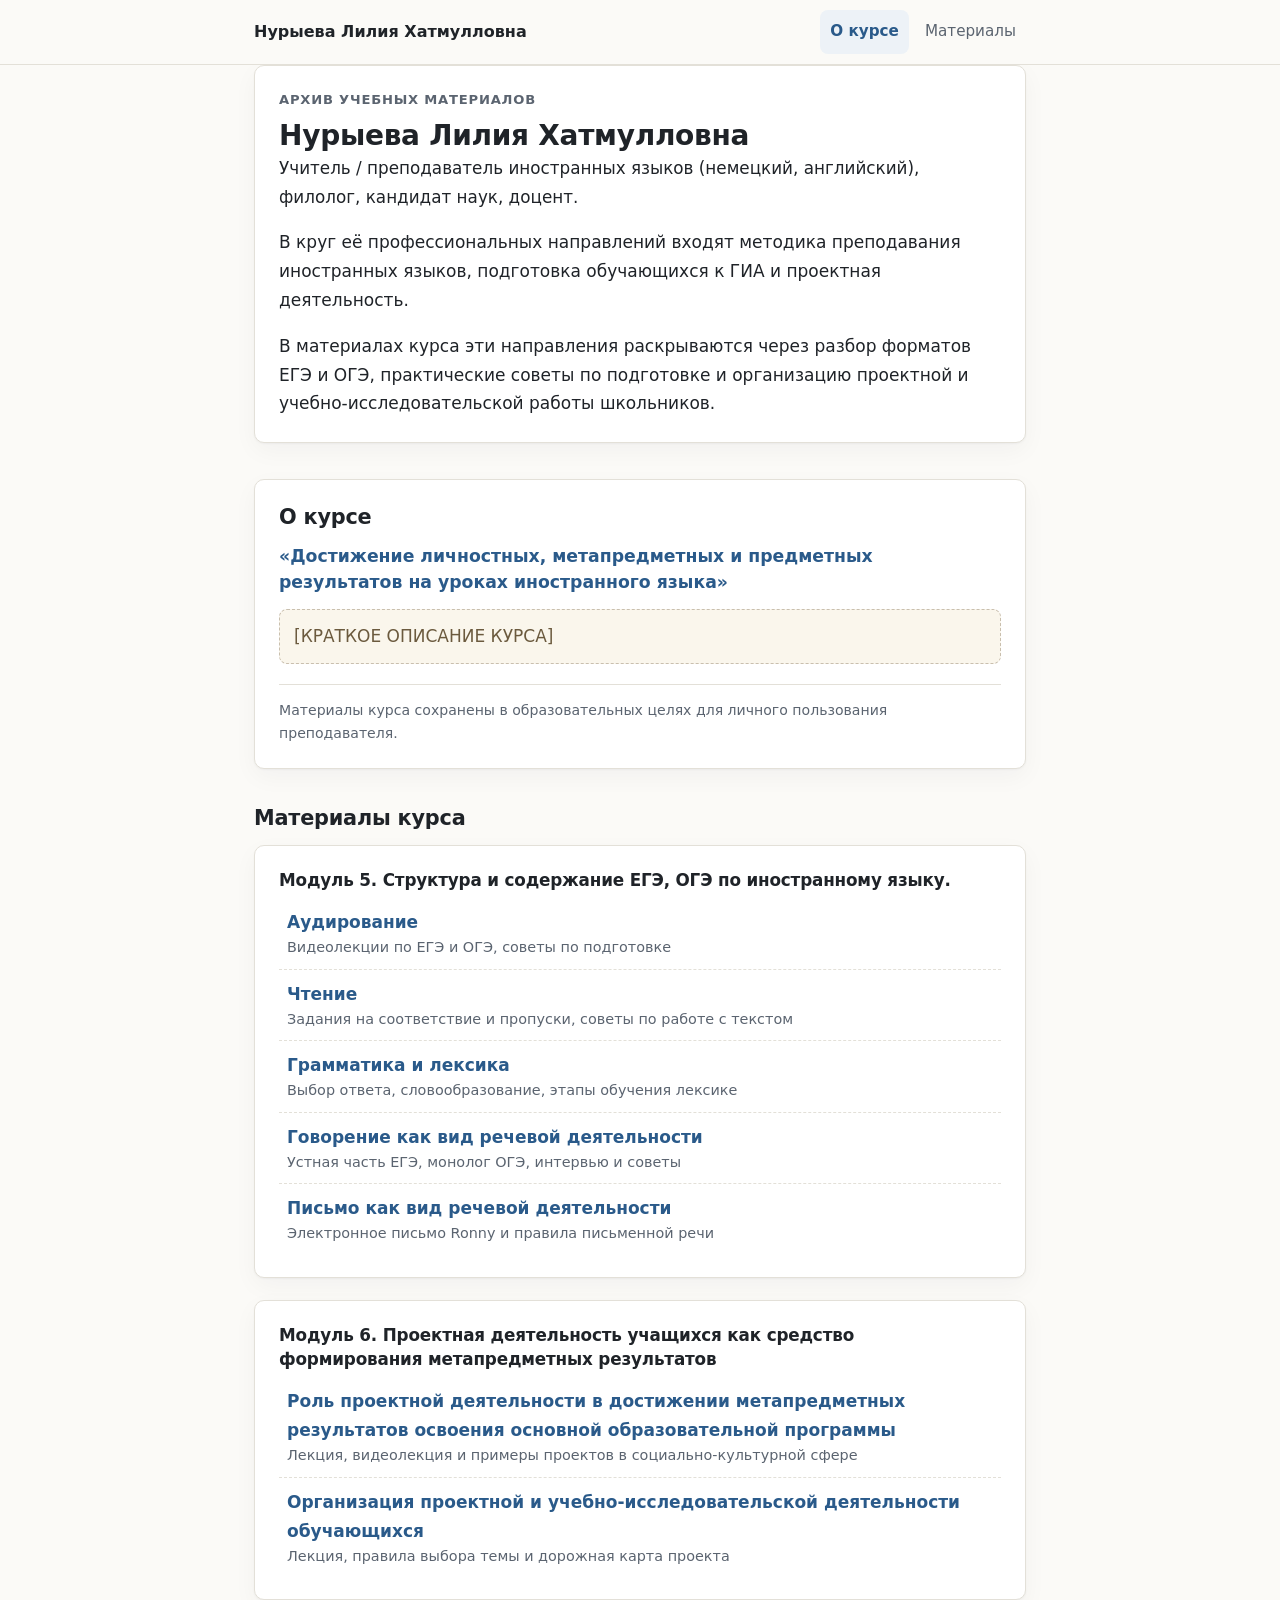
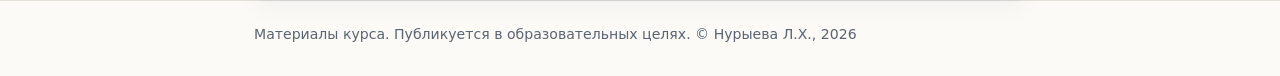
<file: index.html>
<!DOCTYPE html>
<html lang="ru">
<head>
  <meta charset="utf-8">
  <meta name="viewport" content="width=device-width, initial-scale=1">
  <title>Нурыева Лилия Хатмулловна — материалы курса</title>
  <meta name="description" content="Архив учебных материалов курса «Достижение личностных, метапредметных и предметных результатов на уроках иностранного языка».">
  <link rel="stylesheet" href="style.css">
</head>
<body>
  <header class="site-header">
    <div class="container site-header__inner">
      <p class="brand"><a href="index.html">Нурыева Лилия Хатмулловна</a></p>
      <nav class="site-nav" aria-label="Основная навигация">
        <a href="index.html">О курсе</a>
        <a href="index.html#materials">Материалы</a>
      </nav>
    </div>
  </header>

  <main class="container">
    <section class="section" id="about-teacher" aria-labelledby="teacher-name">
      <div class="card">
        <p class="eyebrow">Архив учебных материалов</p>
        <h1 class="page-title" id="teacher-name">Нурыева Лилия Хатмулловна</h1>
        <p class="lead">Учитель / преподаватель иностранных языков (немецкий, английский), филолог, кандидат наук, доцент.</p>
        <p>В круг её профессиональных направлений входят методика преподавания иностранных языков, подготовка обучающихся к ГИА и проектная деятельность.</p>
        <p>В материалах курса эти направления раскрываются через разбор форматов ЕГЭ и ОГЭ, практические советы по подготовке и организацию проектной и учебно-исследовательской работы школьников.</p>
      </div>
    </section>

    <section class="section" id="about-course" aria-labelledby="course-title">
      <div class="card">
        <h2 id="course-title">О курсе</h2>
        <p class="course-title">«Достижение личностных, метапредметных и предметных результатов на уроках иностранного языка»</p>
        <p class="placeholder-block">[КРАТКОЕ ОПИСАНИЕ КУРСА]</p>
        <p class="note">Материалы курса сохранены в образовательных целях для личного пользования преподавателя.</p>
      </div>
    </section>

    <section class="section" id="materials" aria-labelledby="materials-title">
      <h2 id="materials-title">Материалы курса</h2>
      <div class="modules">
        <article class="module-card">
          <h3 class="module-card__title">Модуль 5. Структура и содержание ЕГЭ, ОГЭ по иностранному языку.</h3>
          <ol class="module-card__list">
            <li>
              <a class="module-card__link" href="listening.html">
                <span class="module-card__link-title">Аудирование</span>
                <span class="module-card__link-desc">Видеолекции по ЕГЭ и ОГЭ, советы по подготовке</span>
              </a>
            </li>
            <li>
              <a class="module-card__link" href="reading.html">
                <span class="module-card__link-title">Чтение</span>
                <span class="module-card__link-desc">Задания на соответствие и пропуски, советы по работе с текстом</span>
              </a>
            </li>
            <li>
              <a class="module-card__link" href="grammar-vocabulary.html">
                <span class="module-card__link-title">Грамматика и лексика</span>
                <span class="module-card__link-desc">Выбор ответа, словообразование, этапы обучения лексике</span>
              </a>
            </li>
            <li>
              <a class="module-card__link" href="speaking.html">
                <span class="module-card__link-title">Говорение как вид речевой деятельности</span>
                <span class="module-card__link-desc">Устная часть ЕГЭ, монолог ОГЭ, интервью и советы</span>
              </a>
            </li>
            <li>
              <a class="module-card__link" href="writing.html">
                <span class="module-card__link-title">Письмо как вид речевой деятельности</span>
                <span class="module-card__link-desc">Электронное письмо Ronny и правила письменной речи</span>
              </a>
            </li>
          </ol>
        </article>

        <article class="module-card">
          <h3 class="module-card__title">Модуль 6. Проектная деятельность учащихся как средство формирования метапредметных результатов</h3>
          <ol class="module-card__list">
            <li>
              <a class="module-card__link" href="project-role.html">
                <span class="module-card__link-title">Роль проектной деятельности в достижении метапредметных результатов освоения основной образовательной программы</span>
                <span class="module-card__link-desc">Лекция, видеолекция и примеры проектов в социально-культурной сфере</span>
              </a>
            </li>
            <li>
              <a class="module-card__link" href="project-organization.html">
                <span class="module-card__link-title">Организация проектной и учебно-исследовательской деятельности обучающихся</span>
                <span class="module-card__link-desc">Лекция, правила выбора темы и дорожная карта проекта</span>
              </a>
            </li>
          </ol>
        </article>
      </div>
    </section>
  </main>

  <footer class="site-footer">
    <div class="container">
      <p>Материалы курса. Публикуется в образовательных целях. © Нурыева Л.Х., 2026</p>
    </div>
  </footer>

  <script src="script.js"></script>
</body>
</html>
</file>
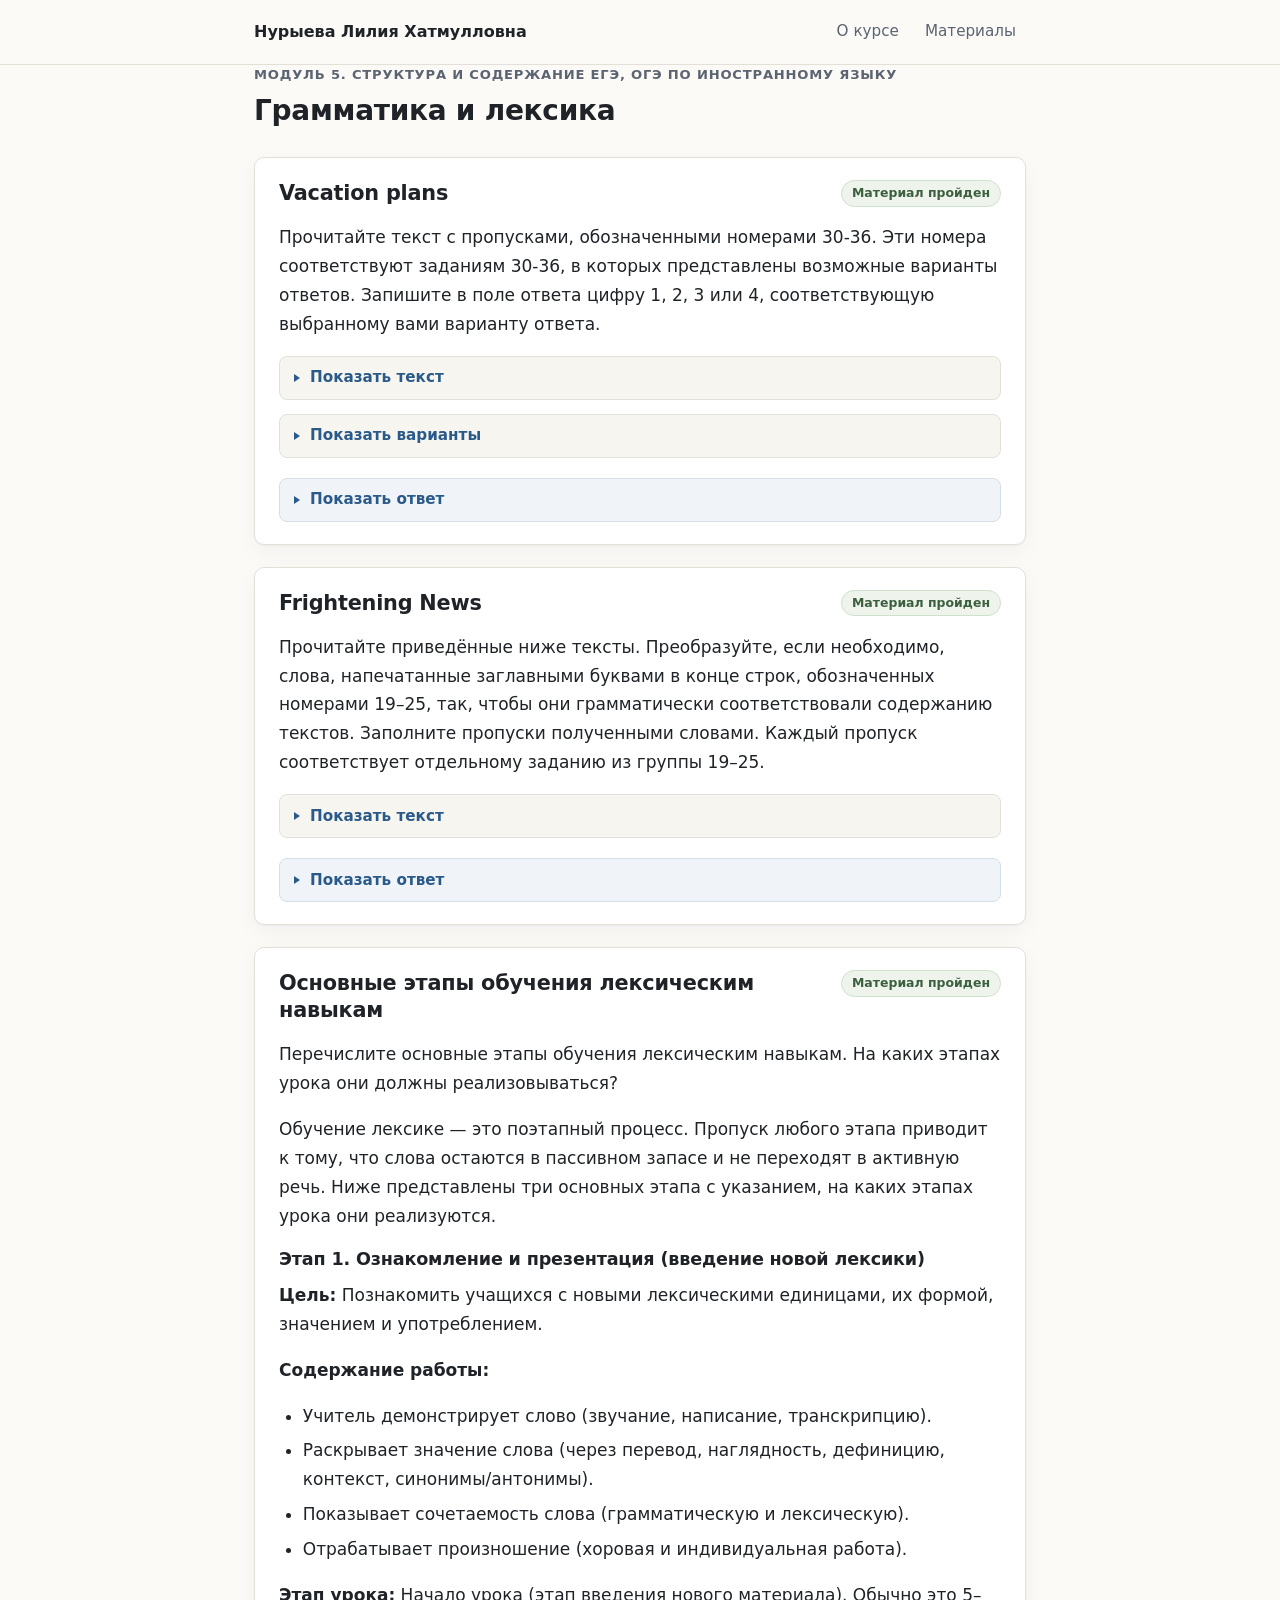
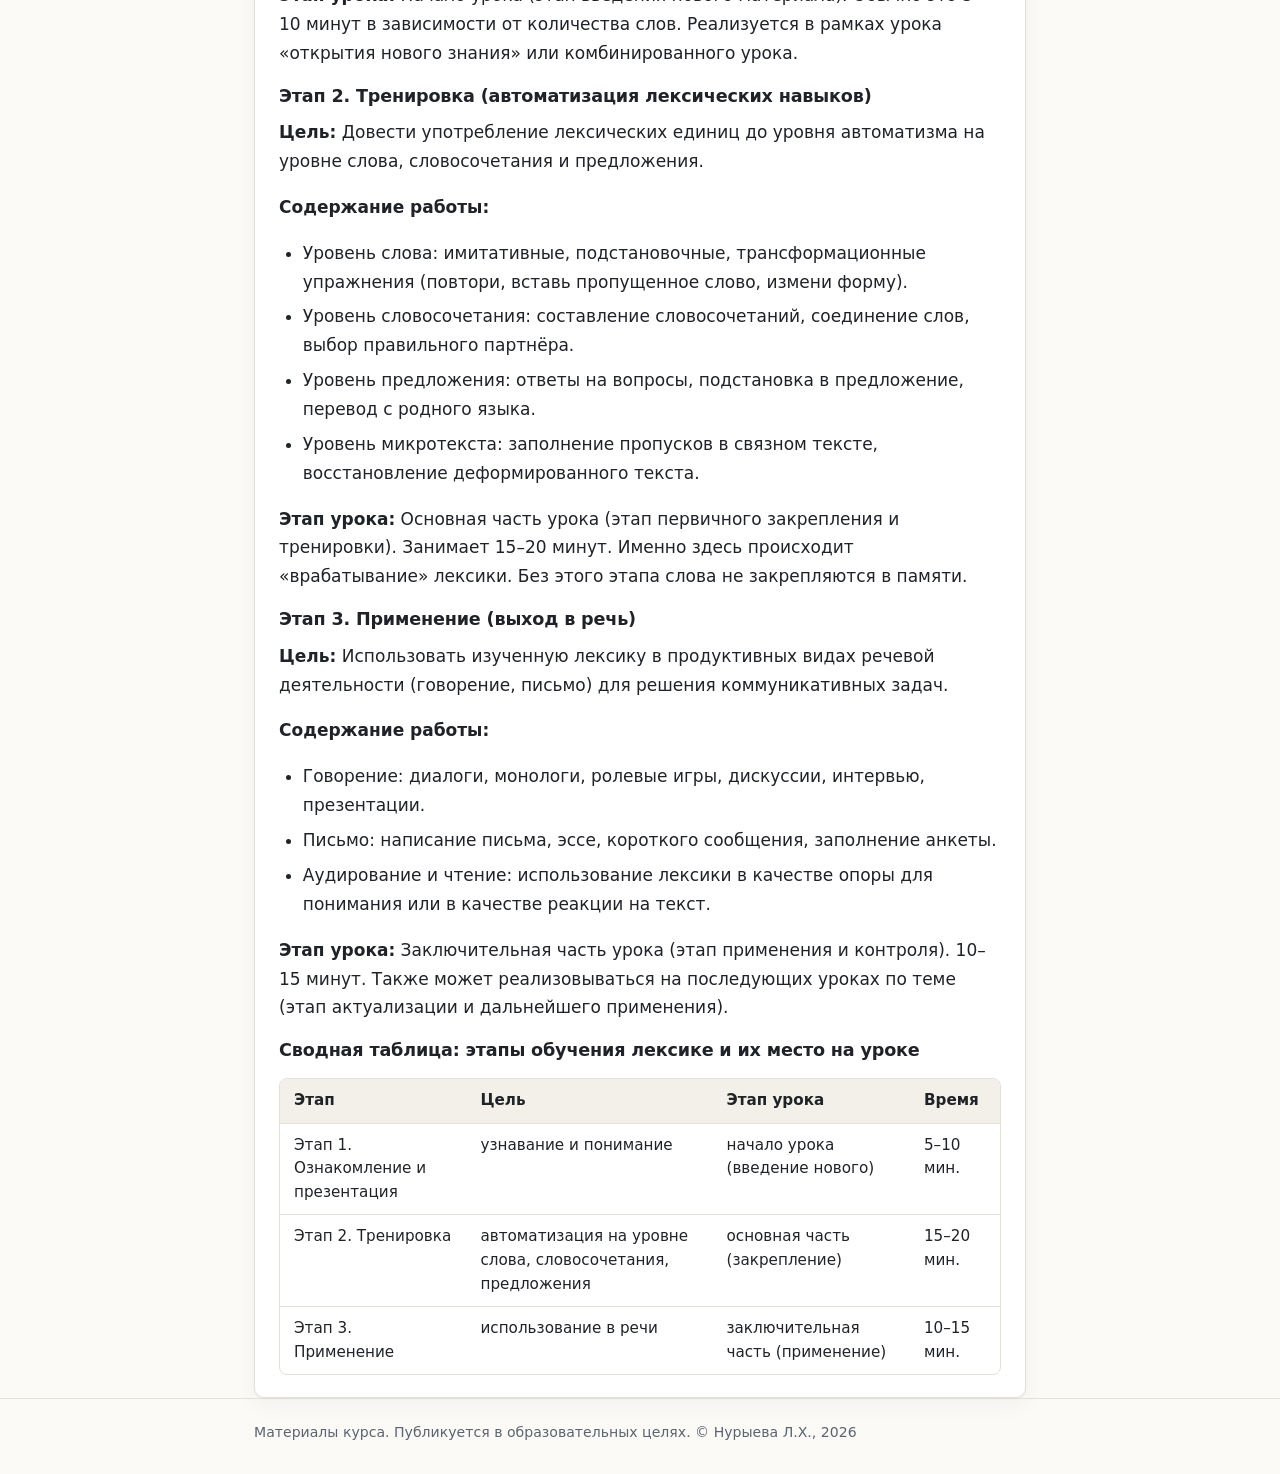
<file: grammar-vocabulary.html>
<!DOCTYPE html>
<html lang="ru">
<head>
  <meta charset="utf-8">
  <meta name="viewport" content="width=device-width, initial-scale=1">
  <title>Грамматика и лексика — материалы курса</title>
  <meta name="description" content="Грамматика и лексика: задания с выбором ответа и словообразованием, этапы обучения лексическим навыкам.">
  <link rel="stylesheet" href="style.css">
</head>
<body>
  <header class="site-header">
    <div class="container site-header__inner">
      <p class="brand"><a href="index.html">Нурыева Лилия Хатмулловна</a></p>
      <nav class="site-nav" aria-label="Основная навигация">
        <a href="index.html">О курсе</a>
        <a href="index.html#materials">Материалы</a>
      </nav>
    </div>
  </header>

  <main class="container">
    <div class="page-intro">
      <p class="eyebrow">Модуль 5. Структура и содержание ЕГЭ, ОГЭ по иностранному языку</p>
      <h1 class="page-title">Грамматика и лексика</h1>
    </div>

    <article class="task">
      <header class="task__header">
        <h2>Vacation plans</h2>
        <span class="badge">Материал пройден</span>
      </header>
      <div class="task__body">
        <p>Прочитайте текст с пропусками, обозначенными номерами 30-36. Эти номера соответствуют заданиям 30-36, в которых представлены возможные варианты ответов. Запишите в поле ответа цифру 1, 2, 3 или 4, соответствующую выбранному вами варианту ответа.</p>

        <details class="spoiler">
          <summary><span class="label-closed">Показать текст</span><span class="label-open">Скрыть текст</span></summary>
          <div class="spoiler__body">
            <h3 lang="en">Vacation plans</h3>
            <p lang="en">Christopher and Margaret Roberts always spent their summer vacation as far away from England as they could possibly afford. 30<span class="gap">_______</span>, as they both were teachers at a small preparatory school just north of Bristol, their experience of four of the five continents was largely 31<span class="gap">_______</span> to periodicals such as National Geographic and Time.</p>
            <p lang="en">But their annual vacation each August was sacred, and they spent eleven months of the year saving, planning, and preparing for their one extravagant luxury. The following eleven months they spent 32<span class="gap">_______</span> their pupils about their discoveries.</p>
            <p lang="en">During the long evenings when their pupils were meant to be asleep, Christopher and Margaret would examine maps, analyze expert opinion, and then finally come up with a shortlist to consider. In recent trips they had 33<span class="gap">_______</span> to visit Norway, northern Italy, and Slovakia, ending up the previous year exploring the east coast of Greece.</p>
            <p lang="en">"It has to be Turkey this year. We can 34<span class="gap">_______</span> afford any other trip. The prices have risen again," said Christopher one evening. A week later, Margaret 35<span class="gap">_______</span> to the same conclusion, and so they were able to move on to Phase Two. Every book on Turkey in the local library was borrowed and consulted. By the first day of the summer term, charter tickets were paid for and reservations were 36<span class="gap">_______</span>.</p>
          </div>
        </details>

        <details class="spoiler">
          <summary><span class="label-closed">Показать варианты</span><span class="label-open">Скрыть варианты</span></summary>
          <div class="spoiler__body">
            <div class="table-wrap">
              <table>
                <thead>
                  <tr>
                    <th>Номер</th>
                    <th>1</th>
                    <th>2</th>
                    <th>3</th>
                    <th>4</th>
                  </tr>
                </thead>
                <tbody>
                  <tr>
                    <td>30</td>
                    <td>Nevertheless</td>
                    <td>Although</td>
                    <td>However</td>
                    <td>Therefore</td>
                  </tr>
                  <tr>
                    <td>31</td>
                    <td>reserved</td>
                    <td>restricted</td>
                    <td>restrained</td>
                    <td>retained</td>
                  </tr>
                  <tr>
                    <td>32</td>
                    <td>speaking</td>
                    <td>talking</td>
                    <td>saying</td>
                    <td>telling</td>
                  </tr>
                  <tr>
                    <td>33</td>
                    <td>fulfilled</td>
                    <td>achieved</td>
                    <td>managed</td>
                    <td>succeeded</td>
                  </tr>
                  <tr>
                    <td>34</td>
                    <td>merely</td>
                    <td>hardly</td>
                    <td>closely</td>
                    <td>purely</td>
                  </tr>
                  <tr>
                    <td>35</td>
                    <td>came</td>
                    <td>went</td>
                    <td>took</td>
                    <td>got</td>
                  </tr>
                  <tr>
                    <td>36</td>
                    <td>held</td>
                    <td>kept</td>
                    <td>made</td>
                    <td>done</td>
                  </tr>
                </tbody>
              </table>
            </div>
          </div>
        </details>

        <details class="answer">
          <summary><span class="label-closed">Показать ответ</span><span class="label-open">Скрыть ответ</span></summary>
          <div class="answer__body">
            <div class="table-wrap">
              <table class="table--compact">
                <thead>
                  <tr>
                    <th>30</th>
                    <th>31</th>
                    <th>32</th>
                    <th>33</th>
                    <th>34</th>
                    <th>35</th>
                    <th>36</th>
                  </tr>
                </thead>
                <tbody>
                  <tr>
                    <td>3</td>
                    <td>2</td>
                    <td>4</td>
                    <td>3</td>
                    <td>2</td>
                    <td>1</td>
                    <td>3</td>
                  </tr>
                </tbody>
              </table>
            </div>
          </div>
        </details>
      </div>
    </article>

    <article class="task">
      <header class="task__header">
        <h2>Frightening News</h2>
        <span class="badge">Материал пройден</span>
      </header>
      <div class="task__body">
        <p>Прочитайте приведённые ниже тексты. Преобразуйте, если необходимо, слова, напечатанные заглавными буквами в конце строк, обозначенных номерами 19–25, так, чтобы они грамматически соответствовали содержанию текстов. Заполните пропуски полученными словами. Каждый пропуск соответствует отдельному заданию из группы 19–25.</p>

        <details class="spoiler">
          <summary><span class="label-closed">Показать текст</span><span class="label-open">Скрыть текст</span></summary>
          <div class="spoiler__body">
            <h3 lang="en">Frightening News</h3>
            <p lang="en">19. It was March, and Mr Utterson <span class="gap">_______</span> by the fire after dinner, <span class="cue">SIT</span></p>
            <p lang="en">20. when he was surprised to receive a visit from the <span class="gap">_______</span> servant. The old man looked pale and frightened. <span class="cue">DOCTOR</span></p>
            <p lang="en">"Mr Utterson," he said, “something is wrong."</p>
            <p lang="en">"Sit down by the fire and tell me all about it."</p>
            <p lang="en">21. "The doctor <span class="gap">_______</span> himself up in his study this morning, sir." <span class="cue">LOCK</span></p>
            <p lang="en">“That is quite usual, surely," said Mr Utterson.</p>
            <p lang="en">22. "He often <span class="gap">_______</span> himself away from the world." <span class="cue">SHUT</span></p>
            <p lang="en">23. “Yes, but this time it’s different, sir. It frightens <span class="gap">_______</span>, sir. I just can’t go on any longer." <span class="cue">I</span></p>
            <p lang="en">24. He stopped and stood silently, <span class="gap">_______</span> down at the floor. <span class="cue">LOOK</span></p>
            <p lang="en">“Try and tell me," said Mr Utterson gently.</p>
            <p lang="en">25. "Something terrible <span class="gap">_______</span> to my master now. Please, sir, can you come with me and see for yourself?" <span class="cue">HAPPEN</span></p>
            <p lang="en">At once Mr Utterson fetched his coat and hat.</p>
          </div>
        </details>

        <details class="answer">
          <summary><span class="label-closed">Показать ответ</span><span class="label-open">Скрыть ответ</span></summary>
          <div class="answer__body">
            <div class="table-wrap">
              <table>
                <thead>
                  <tr>
                    <th>Номер</th>
                    <th>Ответ</th>
                  </tr>
                </thead>
                <tbody>
                  <tr>
                    <td>19</td>
                    <td>was sitting</td>
                  </tr>
                  <tr>
                    <td>20</td>
                    <td>doctor's</td>
                  </tr>
                  <tr>
                    <td>21</td>
                    <td>locked</td>
                  </tr>
                  <tr>
                    <td>22</td>
                    <td>shuts</td>
                  </tr>
                  <tr>
                    <td>23</td>
                    <td>me</td>
                  </tr>
                  <tr>
                    <td>24</td>
                    <td>looking</td>
                  </tr>
                  <tr>
                    <td>25</td>
                    <td>has happened</td>
                  </tr>
                </tbody>
              </table>
            </div>
          </div>
        </details>
      </div>
    </article>

    <article class="task">
      <header class="task__header">
        <h2>Основные этапы обучения лексическим навыкам</h2>
        <span class="badge">Материал пройден</span>
      </header>
      <div class="task__body">
        <p>Перечислите основные этапы обучения лексическим навыкам. На каких этапах урока они должны реализовываться?</p>
        <p>Обучение лексике — это поэтапный процесс. Пропуск любого этапа приводит к тому, что слова остаются в пассивном запасе и не переходят в активную речь. Ниже представлены три основных этапа с указанием, на каких этапах урока они реализуются.</p>

        <h3>Этап 1. Ознакомление и презентация (введение новой лексики)</h3>
        <p><strong>Цель:</strong> Познакомить учащихся с новыми лексическими единицами, их формой, значением и употреблением.</p>
        <p><strong>Содержание работы:</strong></p>
        <ul>
          <li>Учитель демонстрирует слово (звучание, написание, транскрипцию).</li>
          <li>Раскрывает значение слова (через перевод, наглядность, дефиницию, контекст, синонимы/антонимы).</li>
          <li>Показывает сочетаемость слова (грамматическую и лексическую).</li>
          <li>Отрабатывает произношение (хоровая и индивидуальная работа).</li>
        </ul>
        <p><strong>Этап урока:</strong> Начало урока (этап введения нового материала). Обычно это 5–10 минут в зависимости от количества слов. Реализуется в рамках урока «открытия нового знания» или комбинированного урока.</p>

        <h3>Этап 2. Тренировка (автоматизация лексических навыков)</h3>
        <p><strong>Цель:</strong> Довести употребление лексических единиц до уровня автоматизма на уровне слова, словосочетания и предложения.</p>
        <p><strong>Содержание работы:</strong></p>
        <ul>
          <li>Уровень слова: имитативные, подстановочные, трансформационные упражнения (повтори, вставь пропущенное слово, измени форму).</li>
          <li>Уровень словосочетания: составление словосочетаний, соединение слов, выбор правильного партнёра.</li>
          <li>Уровень предложения: ответы на вопросы, подстановка в предложение, перевод с родного языка.</li>
          <li>Уровень микротекста: заполнение пропусков в связном тексте, восстановление деформированного текста.</li>
        </ul>
        <p><strong>Этап урока:</strong> Основная часть урока (этап первичного закрепления и тренировки). Занимает 15–20 минут. Именно здесь происходит «врабатывание» лексики. Без этого этапа слова не закрепляются в памяти.</p>

        <h3>Этап 3. Применение (выход в речь)</h3>
        <p><strong>Цель:</strong> Использовать изученную лексику в продуктивных видах речевой деятельности (говорение, письмо) для решения коммуникативных задач.</p>
        <p><strong>Содержание работы:</strong></p>
        <ul>
          <li>Говорение: диалоги, монологи, ролевые игры, дискуссии, интервью, презентации.</li>
          <li>Письмо: написание письма, эссе, короткого сообщения, заполнение анкеты.</li>
          <li>Аудирование и чтение: использование лексики в качестве опоры для понимания или в качестве реакции на текст.</li>
        </ul>
        <p><strong>Этап урока:</strong> Заключительная часть урока (этап применения и контроля). 10–15 минут. Также может реализовываться на последующих уроках по теме (этап актуализации и дальнейшего применения).</p>

        <h3>Сводная таблица: этапы обучения лексике и их место на уроке</h3>
        <div class="table-wrap">
          <table>
            <thead>
              <tr>
                <th>Этап</th>
                <th>Цель</th>
                <th>Этап урока</th>
                <th>Время</th>
              </tr>
            </thead>
            <tbody>
              <tr>
                <td>Этап 1. Ознакомление и презентация</td>
                <td>узнавание и понимание</td>
                <td>начало урока (введение нового)</td>
                <td>5–10 мин.</td>
              </tr>
              <tr>
                <td>Этап 2. Тренировка</td>
                <td>автоматизация на уровне слова, словосочетания, предложения</td>
                <td>основная часть (закрепление)</td>
                <td>15–20 мин.</td>
              </tr>
              <tr>
                <td>Этап 3. Применение</td>
                <td>использование в речи</td>
                <td>заключительная часть (применение)</td>
                <td>10–15 мин.</td>
              </tr>
            </tbody>
          </table>
        </div>
      </div>
    </article>
  </main>

  <footer class="site-footer">
    <div class="container">
      <p>Материалы курса. Публикуется в образовательных целях. © Нурыева Л.Х., 2026</p>
    </div>
  </footer>

  <script src="script.js"></script>
</body>
</html>
</file>
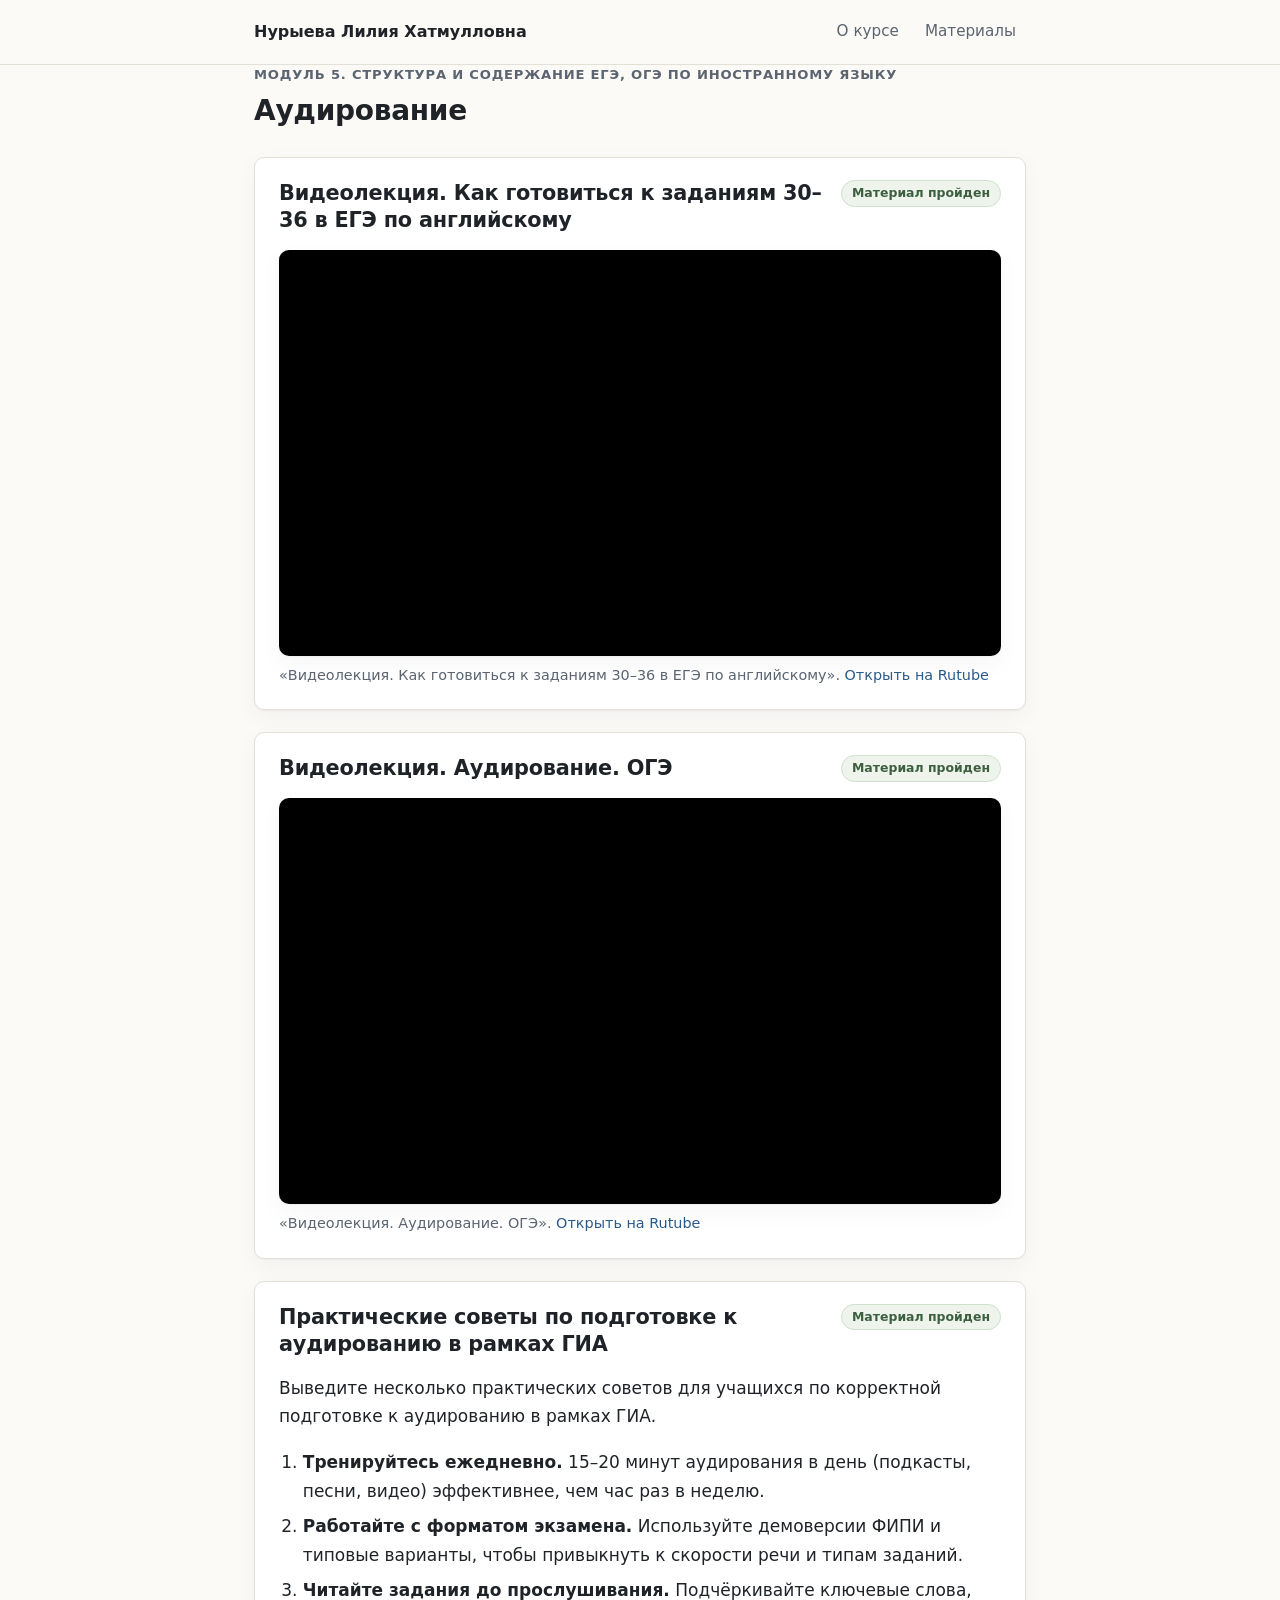
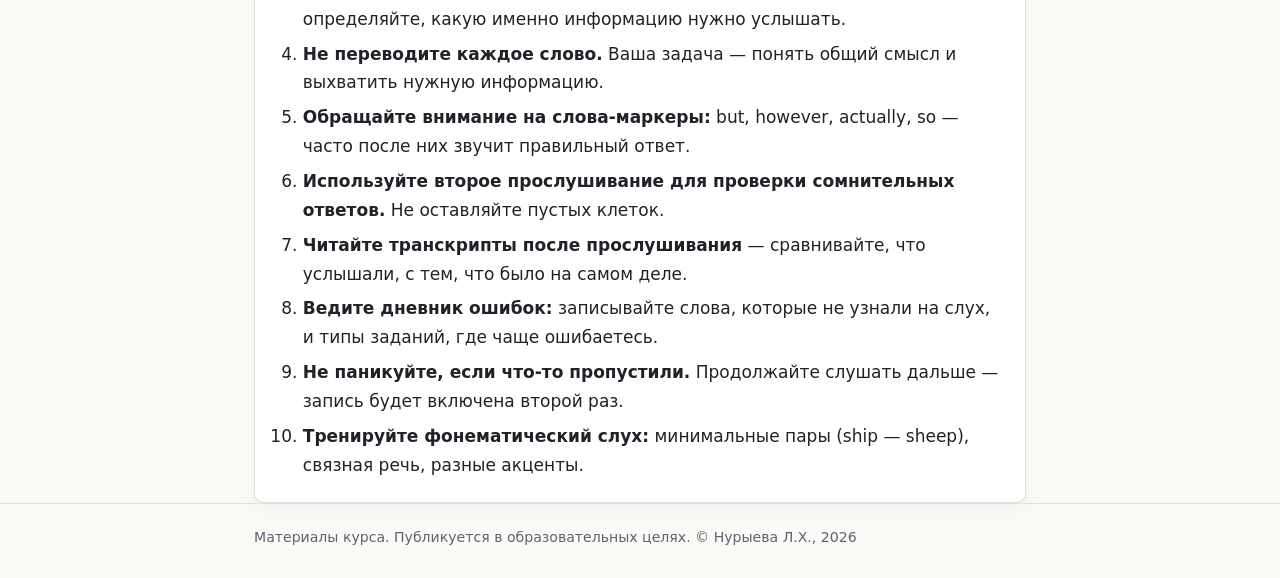
<file: listening.html>
<!DOCTYPE html>
<html lang="ru">
<head>
  <meta charset="utf-8">
  <meta name="viewport" content="width=device-width, initial-scale=1">
  <title>Аудирование — материалы курса</title>
  <meta name="description" content="Аудирование: видеолекции по ЕГЭ и ОГЭ и практические советы по подготовке к ГИА.">
  <link rel="stylesheet" href="style.css">
</head>
<body>
  <header class="site-header">
    <div class="container site-header__inner">
      <p class="brand"><a href="index.html">Нурыева Лилия Хатмулловна</a></p>
      <nav class="site-nav" aria-label="Основная навигация">
        <a href="index.html">О курсе</a>
        <a href="index.html#materials">Материалы</a>
      </nav>
    </div>
  </header>

  <main class="container">
    <div class="page-intro">
      <p class="eyebrow">Модуль 5. Структура и содержание ЕГЭ, ОГЭ по иностранному языку</p>
      <h1 class="page-title">Аудирование</h1>
    </div>

    <article class="task">
      <header class="task__header">
        <h2>Видеолекция. Как готовиться к заданиям 30–36 в ЕГЭ по английскому</h2>
        <span class="badge">Материал пройден</span>
      </header>
      <div class="task__body">
        <div class="video">
          <iframe src="https://rutube.ru/play/embed/c78941ec949ade1eda1bad1fc80dcd82/?autoplay=false" title="Видеолекция. Как готовиться к заданиям 30–36 в ЕГЭ по английскому" frameborder="0" allow="clipboard-write" allowfullscreen loading="lazy"></iframe>
        </div>
        <p class="video-caption">«Видеолекция. Как готовиться к заданиям 30–36 в ЕГЭ по английскому». <a href="https://rutube.ru/video/c78941ec949ade1eda1bad1fc80dcd82/" target="_blank" rel="noopener">Открыть на Rutube</a></p>
      </div>
    </article>

    <article class="task">
      <header class="task__header">
        <h2>Видеолекция. Аудирование. ОГЭ</h2>
        <span class="badge">Материал пройден</span>
      </header>
      <div class="task__body">
        <div class="video">
          <iframe src="https://rutube.ru/play/embed/a0ec43a0ae4d668afd9e4aeb183cbfb2/?autoplay=false" title="Видеолекция. Аудирование. ОГЭ" frameborder="0" allow="clipboard-write" allowfullscreen loading="lazy"></iframe>
        </div>
        <p class="video-caption">«Видеолекция. Аудирование. ОГЭ». <a href="https://rutube.ru/video/a0ec43a0ae4d668afd9e4aeb183cbfb2/" target="_blank" rel="noopener">Открыть на Rutube</a></p>
      </div>
    </article>

    <article class="task">
      <header class="task__header">
        <h2>Практические советы по подготовке к аудированию в рамках ГИА</h2>
        <span class="badge">Материал пройден</span>
      </header>
      <div class="task__body">
        <p>Выведите несколько практических советов для учащихся по корректной подготовке к аудированию в рамках ГИА.</p>
        <ol>
          <li><strong>Тренируйтесь ежедневно.</strong> 15–20 минут аудирования в день (подкасты, песни, видео) эффективнее, чем час раз в неделю.</li>
          <li><strong>Работайте с форматом экзамена.</strong> Используйте демоверсии ФИПИ и типовые варианты, чтобы привыкнуть к скорости речи и типам заданий.</li>
          <li><strong>Читайте задания до прослушивания.</strong> Подчёркивайте ключевые слова, определяйте, какую именно информацию нужно услышать.</li>
          <li><strong>Не переводите каждое слово.</strong> Ваша задача — понять общий смысл и выхватить нужную информацию.</li>
          <li><strong>Обращайте внимание на слова-маркеры:</strong> but, however, actually, so — часто после них звучит правильный ответ.</li>
          <li><strong>Используйте второе прослушивание для проверки сомнительных ответов.</strong> Не оставляйте пустых клеток.</li>
          <li><strong>Читайте транскрипты после прослушивания</strong> — сравнивайте, что услышали, с тем, что было на самом деле.</li>
          <li><strong>Ведите дневник ошибок:</strong> записывайте слова, которые не узнали на слух, и типы заданий, где чаще ошибаетесь.</li>
          <li><strong>Не паникуйте, если что-то пропустили.</strong> Продолжайте слушать дальше — запись будет включена второй раз.</li>
          <li><strong>Тренируйте фонематический слух:</strong> минимальные пары (ship — sheep), связная речь, разные акценты.</li>
        </ol>
      </div>
    </article>
  </main>

  <footer class="site-footer">
    <div class="container">
      <p>Материалы курса. Публикуется в образовательных целях. © Нурыева Л.Х., 2026</p>
    </div>
  </footer>

  <script src="script.js"></script>
</body>
</html>
</file>
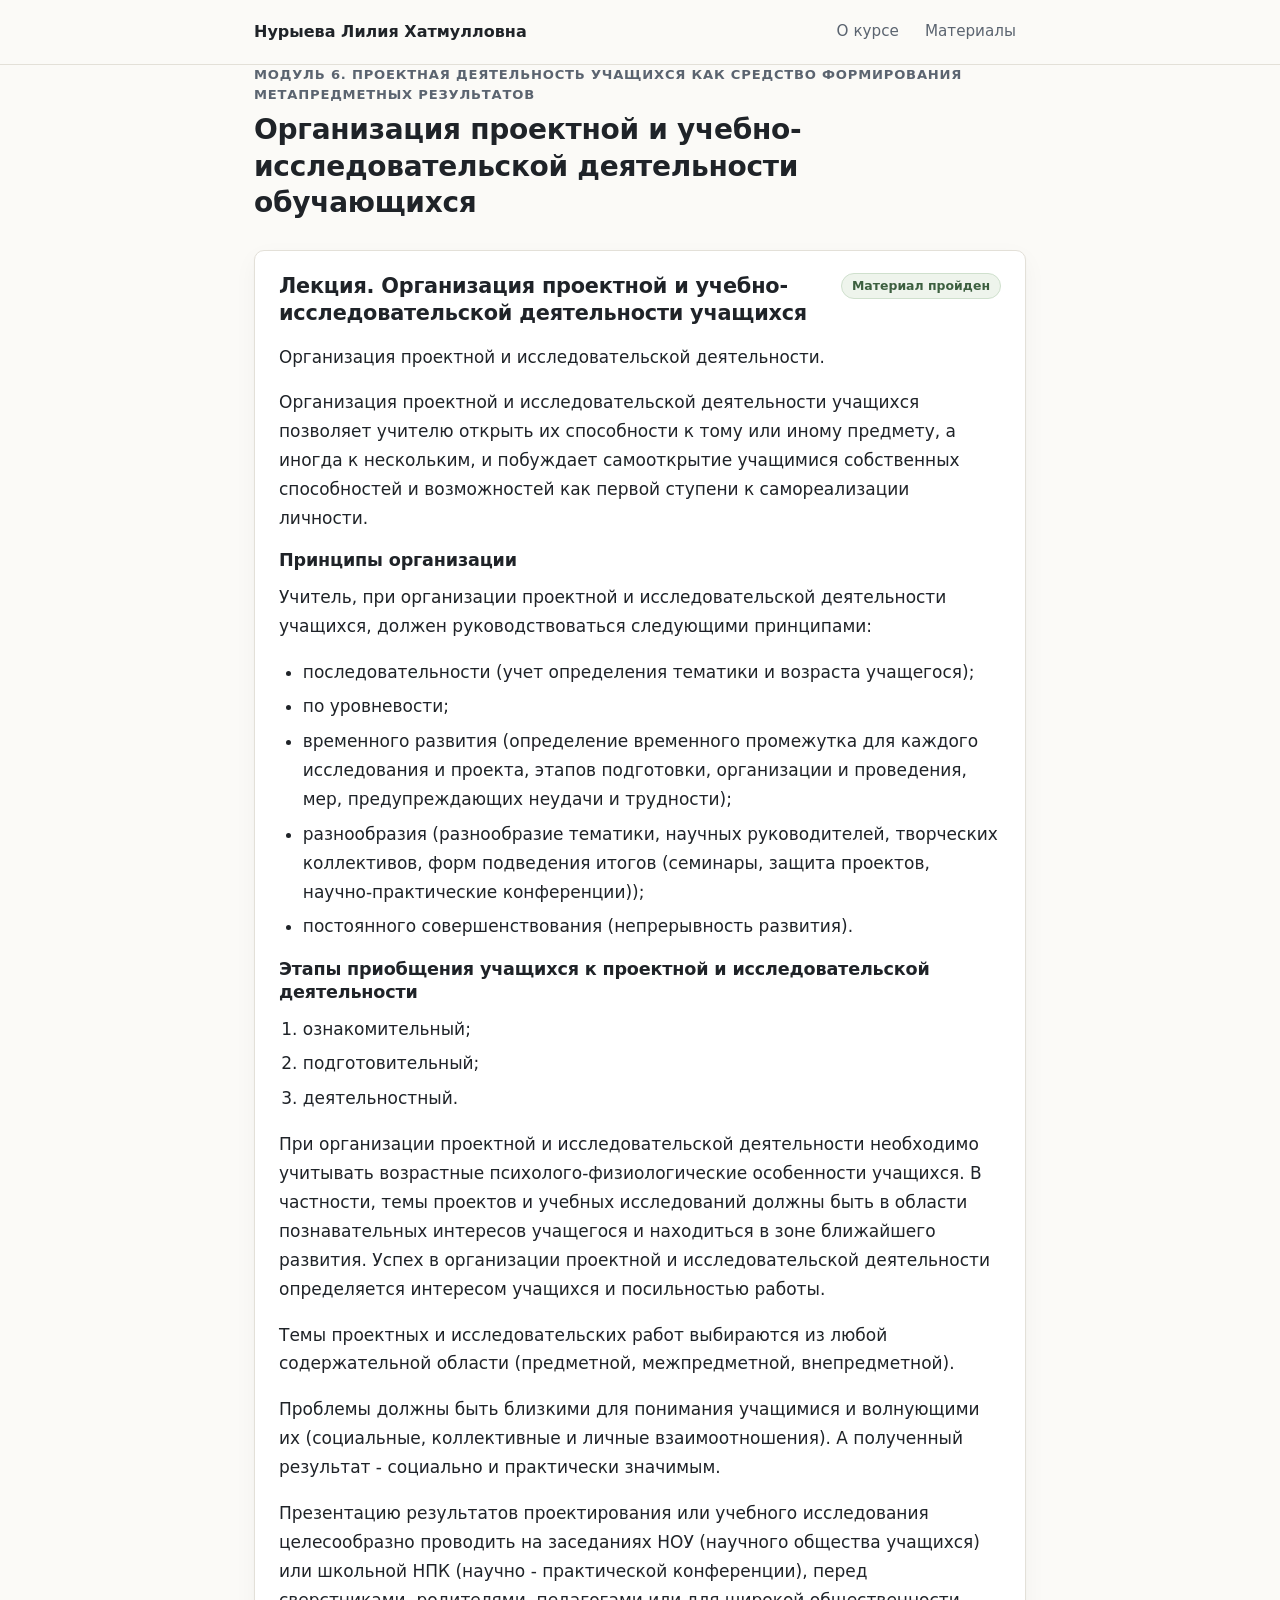
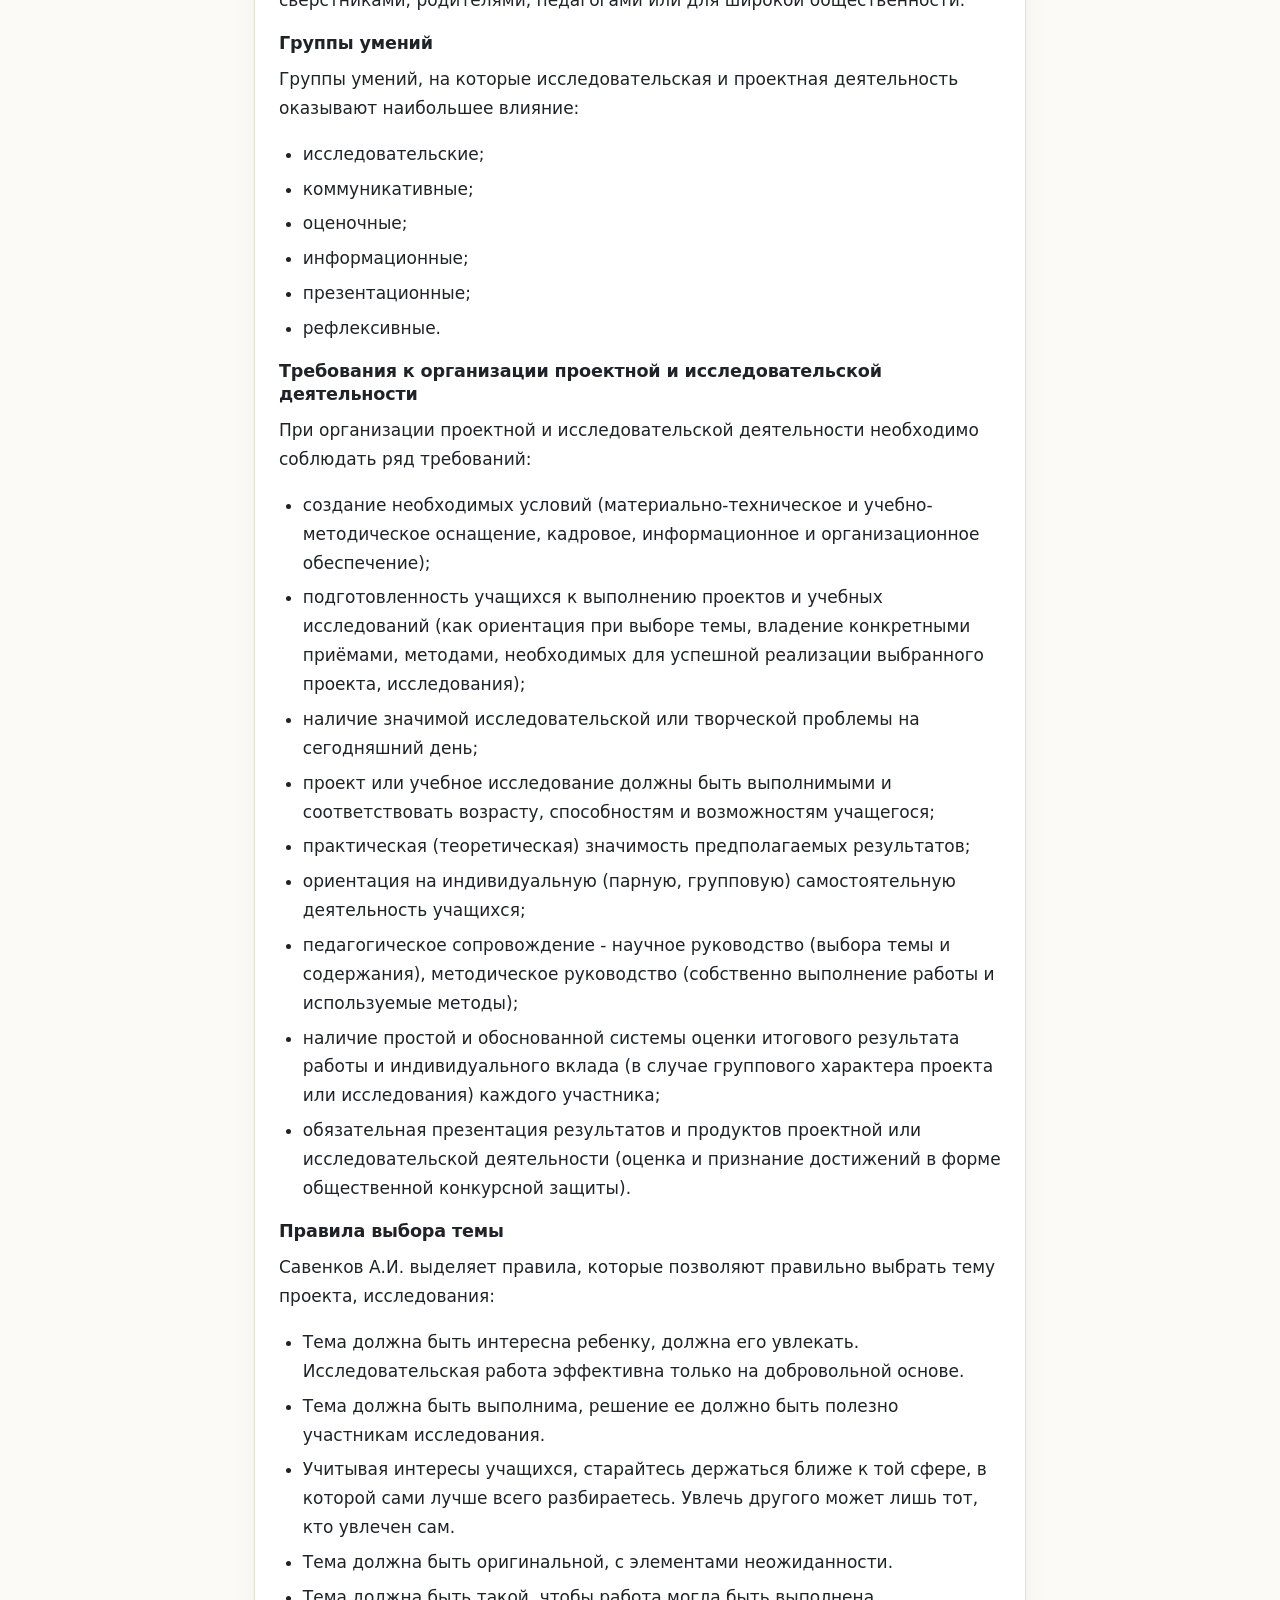
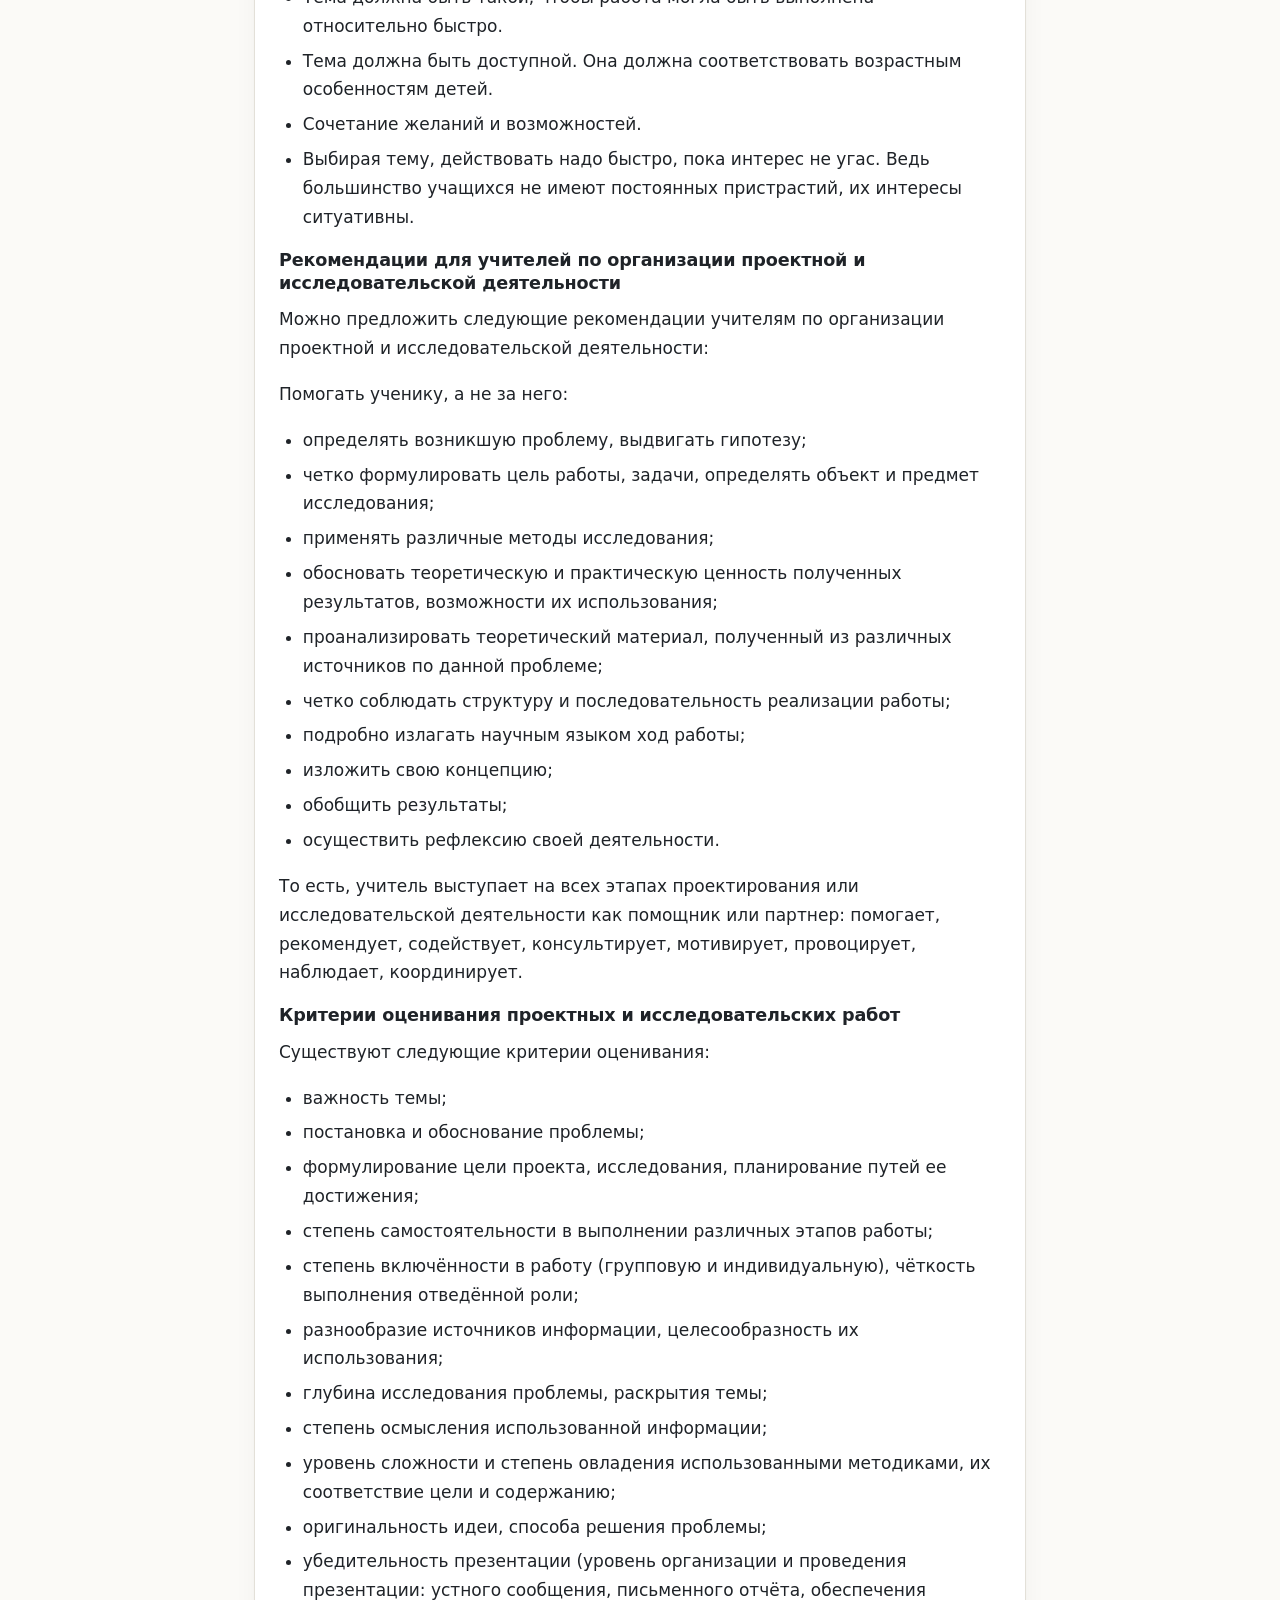
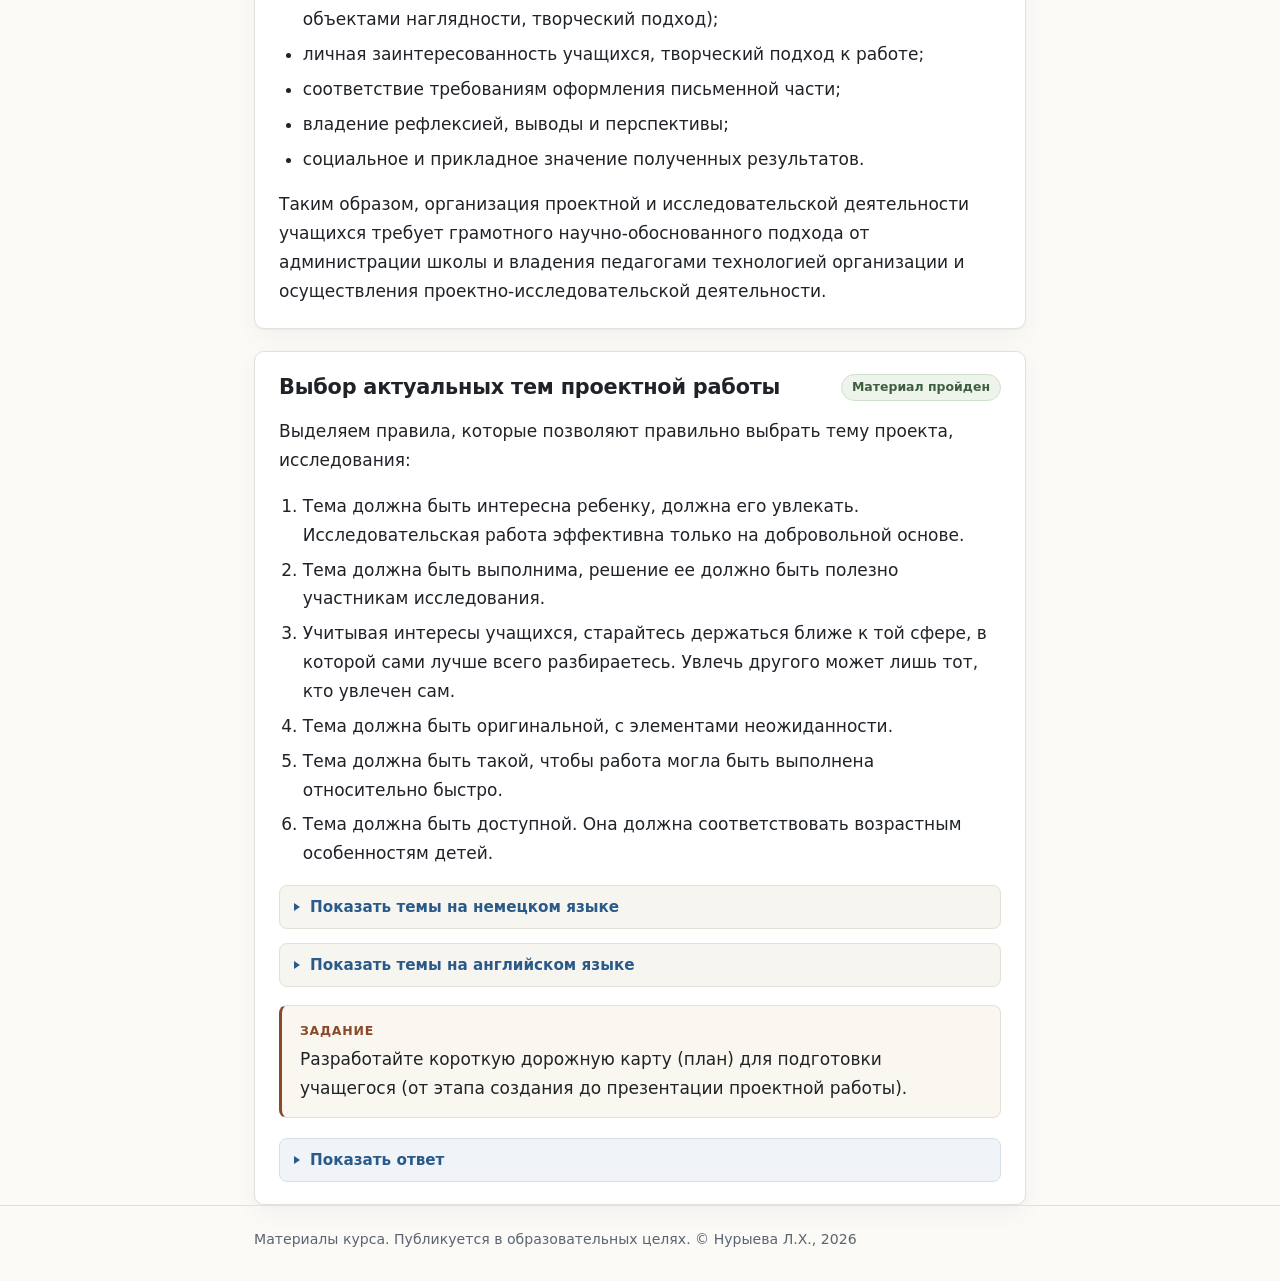
<file: project-organization.html>
<!DOCTYPE html>
<html lang="ru">
<head>
  <meta charset="utf-8">
  <meta name="viewport" content="width=device-width, initial-scale=1">
  <title>Организация проектной деятельности — материалы курса</title>
  <meta name="description" content="Организация проектной и учебно-исследовательской деятельности обучающихся: принципы, требования, правила выбора темы и дорожная карта проекта.">
  <link rel="stylesheet" href="style.css">
</head>
<body>
  <header class="site-header">
    <div class="container site-header__inner">
      <p class="brand"><a href="index.html">Нурыева Лилия Хатмулловна</a></p>
      <nav class="site-nav" aria-label="Основная навигация">
        <a href="index.html">О курсе</a>
        <a href="index.html#materials">Материалы</a>
      </nav>
    </div>
  </header>

  <main class="container">
    <div class="page-intro">
      <p class="eyebrow">Модуль 6. Проектная деятельность учащихся как средство формирования метапредметных результатов</p>
      <h1 class="page-title">Организация проектной и учебно-исследовательской деятельности обучающихся</h1>
    </div>

    <article class="task">
      <header class="task__header">
        <h2>Лекция. Организация проектной и учебно-исследовательской деятельности учащихся</h2>
        <span class="badge">Материал пройден</span>
      </header>
      <div class="task__body">
        <p class="lead">Организация проектной и исследовательской деятельности.</p>
        <p>Организация проектной и исследовательской деятельности учащихся позволяет учителю открыть их способности к тому или иному предмету, а иногда к нескольким, и побуждает самооткрытие учащимися собственных способностей и возможностей как первой ступени к самореализации личности.</p>

        <h3>Принципы организации</h3>
        <p>Учитель, при организации проектной и исследовательской деятельности учащихся, должен руководствоваться следующими принципами:</p>
        <ul>
          <li>последовательности (учет определения тематики и возраста учащегося);</li>
          <li>по уровневости;</li>
          <li>временного развития (определение временного промежутка для каждого исследования и проекта, этапов подготовки, организации и проведения, мер, предупреждающих неудачи и трудности);</li>
          <li>разнообразия (разнообразие тематики, научных руководителей, творческих коллективов, форм подведения итогов (семинары, защита проектов, научно-практические конференции));</li>
          <li>постоянного совершенствования (непрерывность развития).</li>
        </ul>

        <h3>Этапы приобщения учащихся к проектной и исследовательской деятельности</h3>
        <ol>
          <li>ознакомительный;</li>
          <li>подготовительный;</li>
          <li>деятельностный.</li>
        </ol>
        <p>При организации проектной и исследовательской деятельности необходимо учитывать возрастные психолого-физиологические особенности учащихся. В частности, темы проектов и учебных исследований должны быть в области познавательных интересов учащегося и находиться в зоне ближайшего развития. Успех в организации проектной и исследовательской деятельности определяется интересом учащихся и посильностью работы.</p>
        <p>Темы проектных и исследовательских работ выбираются из любой содержательной области (предметной, межпредметной, внепредметной).</p>
        <p>Проблемы должны быть близкими для понимания учащимися и волнующими их (социальные, коллективные и личные взаимоотношения). А полученный результат - социально и практически значимым.</p>
        <p>Презентацию результатов проектирования или учебного исследования целесообразно проводить на заседаниях НОУ (научного общества учащихся) или школьной НПК (научно - практической конференции), перед сверстниками, родителями, педагогами или для широкой общественности.</p>

        <h3>Группы умений</h3>
        <p>Группы умений, на которые исследовательская и проектная деятельность оказывают наибольшее влияние:</p>
        <ul>
          <li>исследовательские;</li>
          <li>коммуникативные;</li>
          <li>оценочные;</li>
          <li>информационные;</li>
          <li>презентационные;</li>
          <li>рефлексивные.</li>
        </ul>

        <h3>Требования к организации проектной и исследовательской деятельности</h3>
        <p>При организации проектной и исследовательской деятельности необходимо соблюдать ряд требований:</p>
        <ul>
          <li>создание необходимых условий (материально-техническое и учебно-методическое оснащение, кадровое, информационное и организационное обеспечение);</li>
          <li>подготовленность учащихся к выполнению проектов и учебных исследований (как ориентация при выборе темы, владение конкретными приёмами, методами, необходимых для успешной реализации выбранного проекта, исследования);</li>
          <li>наличие значимой исследовательской или творческой проблемы на сегодняшний день;</li>
          <li>проект или учебное исследование должны быть выполнимыми и соответствовать возрасту, способностям и возможностям учащегося;</li>
          <li>практическая (теоретическая) значимость предполагаемых результатов;</li>
          <li>ориентация на индивидуальную (парную, групповую) самостоятельную деятельность учащихся;</li>
          <li>педагогическое сопровождение - научное руководство (выбора темы и содержания), методическое руководство (собственно выполнение работы и используемые методы);</li>
          <li>наличие простой и обоснованной системы оценки итогового результата работы и индивидуального вклада (в случае группового характера проекта или исследования) каждого участника;</li>
          <li>обязательная презентация результатов и продуктов проектной или исследовательской деятельности (оценка и признание достижений в форме общественной конкурсной защиты).</li>
        </ul>

        <h3>Правила выбора темы</h3>
        <p>Савенков А.И. выделяет правила, которые позволяют правильно выбрать тему проекта, исследования:</p>
        <ul>
          <li>Тема должна быть интересна ребенку, должна его увлекать. Исследовательская работа эффективна только на добровольной основе.</li>
          <li>Тема должна быть выполнима, решение ее должно быть полезно участникам исследования.</li>
          <li>Учитывая интересы учащихся, старайтесь держаться ближе к той сфере, в которой сами лучше всего разбираетесь. Увлечь другого может лишь тот, кто увлечен сам.</li>
          <li>Тема должна быть оригинальной, с элементами неожиданности.</li>
          <li>Тема должна быть такой, чтобы работа могла быть выполнена относительно быстро.</li>
          <li>Тема должна быть доступной. Она должна соответствовать возрастным особенностям детей.</li>
          <li>Сочетание желаний и возможностей.</li>
          <li>Выбирая тему, действовать надо быстро, пока интерес не угас. Ведь большинство учащихся не имеют постоянных пристрастий, их интересы ситуативны.</li>
        </ul>

        <h3>Рекомендации для учителей по организации проектной и исследовательской деятельности</h3>
        <p>Можно предложить следующие рекомендации учителям по организации проектной и исследовательской деятельности:</p>
        <p>Помогать ученику, а не за него:</p>
        <ul>
          <li>определять возникшую проблему, выдвигать гипотезу;</li>
          <li>четко формулировать цель работы, задачи, определять объект и предмет исследования;</li>
          <li>применять различные методы исследования;</li>
          <li>обосновать теоретическую и практическую ценность полученных результатов, возможности их использования;</li>
          <li>проанализировать теоретический материал, полученный из различных источников по данной проблеме;</li>
          <li>четко соблюдать структуру и последовательность реализации работы;</li>
          <li>подробно излагать научным языком ход работы;</li>
          <li>изложить свою концепцию;</li>
          <li>обобщить результаты;</li>
          <li>осуществить рефлексию своей деятельности.</li>
        </ul>
        <p>То есть, учитель выступает на всех этапах проектирования или исследовательской деятельности как помощник или партнер: помогает, рекомендует, содействует, консультирует, мотивирует, провоцирует, наблюдает, координирует.</p>

        <h3>Критерии оценивания проектных и исследовательских работ</h3>
        <p>Существуют следующие критерии оценивания:</p>
        <ul>
          <li>важность темы;</li>
          <li>постановка и обоснование проблемы;</li>
          <li>формулирование цели проекта, исследования, планирование путей ее достижения;</li>
          <li>степень самостоятельности в выполнении различных этапов работы;</li>
          <li>степень включённости в работу (групповую и индивидуальную), чёткость выполнения отведённой роли;</li>
          <li>разнообразие источников информации, целесообразность их использования;</li>
          <li>глубина исследования проблемы, раскрытия темы;</li>
          <li>степень осмысления использованной информации;</li>
          <li>уровень сложности и степень овладения использованными методиками, их соответствие цели и содержанию;</li>
          <li>оригинальность идеи, способа решения проблемы;</li>
          <li>убедительность презентации (уровень организации и проведения презентации: устного сообщения, письменного отчёта, обеспечения объектами наглядности, творческий подход);</li>
          <li>личная заинтересованность учащихся, творческий подход к работе;</li>
          <li>соответствие требованиям оформления письменной части;</li>
          <li>владение рефлексией, выводы и перспективы;</li>
          <li>социальное и прикладное значение полученных результатов.</li>
        </ul>
        <p>Таким образом, организация проектной и исследовательской деятельности учащихся требует грамотного научно-обоснованного подхода от администрации школы и владения педагогами технологией организации и осуществления проектно-исследовательской деятельности.</p>
      </div>
    </article>

    <article class="task">
      <header class="task__header">
        <h2>Выбор актуальных тем проектной работы</h2>
        <span class="badge">Материал пройден</span>
      </header>
      <div class="task__body">
        <p>Выделяем правила, которые позволяют правильно выбрать тему проекта, исследования:</p>
        <ol>
          <li>Тема должна быть интересна ребенку, должна его увлекать. Исследовательская работа эффективна только на добровольной основе.</li>
          <li>Тема должна быть выполнима, решение ее должно быть полезно участникам исследования.</li>
          <li>Учитывая интересы учащихся, старайтесь держаться ближе к той сфере, в которой сами лучше всего разбираетесь. Увлечь другого может лишь тот, кто увлечен сам.</li>
          <li>Тема должна быть оригинальной, с элементами неожиданности.</li>
          <li>Тема должна быть такой, чтобы работа могла быть выполнена относительно быстро.</li>
          <li>Тема должна быть доступной. Она должна соответствовать возрастным особенностям детей.</li>
        </ol>

        <details class="spoiler">
          <summary><span class="label-closed">Показать темы на немецком языке</span><span class="label-open">Скрыть темы на немецком языке</span></summary>
          <div class="spoiler__body">
            <p><strong>Примерные темы для проектов на немецком языке:</strong></p>
            <ol lang="de">
              <li>Mein Lieblingsbuch</li>
              <li>Mein Lieblingsschriftsteller</li>
              <li>Die berühmte deutsche Wissenschaftler</li>
              <li>Meine Heimatstadt</li>
              <li>Die Sehenswurdigkeiten von der Stadt UFA</li>
              <li>Das Leben und die Schaffung von M.Karim</li>
              <li>Язык как зеркало культуры (на примере немецких фразеологизмов).</li>
              <li>Die Sehenswurdigkeiten von der Stadt Berlin</li>
              <li>Обычаи и традиции Германии</li>
              <li>Обычаи и традиции башкирского народа</li>
              <li>Модальные глаголы в пословицах и поговорках.</li>
              <li>Модальные глаголы и их эквиваленты</li>
              <li>Вопросительные структуры в английском и русском языках.</li>
              <li>Гендерный аспект в немецких пословицах и фразеологизмах.</li>
              <li>Английские и немецкие пословицы про любовь</li>
              <li>Концепт "время" в составе фразеологии немецкого языка.</li>
              <li>Особенности употребления форм прошедшего времени в немецком языке.</li>
              <li>Особенности употребления форм будущего времени в немецком языке</li>
              <li>Немецкие поэты: творчество Генриха Гейне</li>
            </ol>
          </div>
        </details>

        <details class="spoiler">
          <summary><span class="label-closed">Показать темы на английском языке</span><span class="label-open">Скрыть темы на английском языке</span></summary>
          <div class="spoiler__body">
            <p><strong>Примерные темы для проектов на английском языке:</strong></p>
            <ol>
              <li>Анализ заголовков печатных СМИ.</li>
              <li>Английский язык – урок в моем расписании.</li>
              <li>Английские надписи на одежде как экстралингвистический фактор, влияющий на культуру подростков.</li>
              <li>Английские свадебные традиции.</li>
              <li>Английский календарь. Что могут рассказать названия месяцев и дней недели.</li>
              <li>Англоязычные слоганы в российских СМИ.</li>
              <li>Влияние группы "Битлз" на музыку 20 века.</li>
              <li>Влияние творчества Дж. Байрона на русскую классическую литературу.</li>
              <li>Где живут слова? Мой любимый словарь.</li>
              <li>Женщины-монархи в Британской истории.</li>
              <li>Животные в английских пословицах и поговорках и их русские эквиваленты.</li>
              <li>Загадки Стоунхенджа</li>
              <li>Заимствование слов в английском языке как способ пополнения словаря.</li>
              <li>История английского чая.</li>
              <li>История английской лексики, называющей растения.</li>
              <li>История развития числительных в английском языке.</li>
              <li>Культурная карта Великобритании.</li>
              <li>Мода в Великобритании: вчера и сегодня.</li>
              <li>Начальная школа в Британии.</li>
              <li>О чем говорят надписи на одежде учащихся нашей школы.</li>
              <li>Одежда: мода и традиция.</li>
            </ol>
          </div>
        </details>

        <div class="assignment">
          <p class="assignment__label">Задание</p>
          <p>Разработайте короткую дорожную карту (план) для подготовки учащегося (от этапа создания до презентации проектной работы).</p>
        </div>

        <details class="answer">
          <summary><span class="label-closed">Показать ответ</span><span class="label-open">Скрыть ответ</span></summary>
          <div class="answer__body">
            <h3>Дорожная карта проекта по английскому языку «О чём говорят надписи на одежде учащихся нашей школы»</h3>
            <ul>
              <li><strong>Тип проекта:</strong> исследовательский, краткосрочный (3–4 недели)</li>
              <li><strong>Возраст:</strong> 7–9 класс (13–15 лет)</li>
              <li><strong>Продукт:</strong> мини-исследование + презентация (постер/слайды) + буклет-памятка</li>
            </ul>

            <h4>Этап 1. Подготовка (1–2 дня)</h4>
            <ul>
              <li>Выбор темы и обсуждение с учителем. Ученик сам формулирует, почему ему интересно: надписи на одежде встречаются каждый день, но никто не задумывается, что они значат.</li>
              <li>Проверка выполнимости: тема доступна (не нужны лаборатории, дорогое оборудование), оригинальна (бытовой объект превращается в объект лингвистического исследования), быстро выполнима (сбор данных — 1–2 дня в школе).</li>
              <li>Формулировка гипотезы: «Большинство учащихся нашей школы носят одежду с надписями на английском языке, но не все понимают их смысл».</li>
              <li>Постановка цели и задач: собрать надписи, перевести, классифицировать, выяснить, понимают ли владельцы смысл.</li>
            </ul>

            <h4>Этап 2. Планирование (2–3 дня)</h4>
            <ul>
              <li>Составить план: сбор данных → перевод → классификация → опрос → выводы → оформление → презентация.</li>
              <li>Определить методы: наблюдение, фотографирование (с разрешения), перевод, анкетирование (5–7 вопросов), анализ.</li>
              <li>Подготовить инструменты: блокнот/телефон для фото, таблица для записей, шаблон анкеты.</li>
              <li>Распределить время: сбор — 3–4 дня, обработка — 3 дня, оформление — 4–5 дней, репетиция — 2 дня.</li>
            </ul>

            <h4>Этап 3. Сбор материала (3–4 дня)</h4>
            <ul>
              <li>На переменах и на уроках физкультуры фиксировать надписи на одежде одноклассников (фото/запись, с согласия).</li>
              <li>Собрать 20–30 надписей — этого достаточно для мини-исследования.</li>
              <li>Заполнять таблицу: надпись → владелец (класс) → перевод → тип (слоган, бренд, шутка, цитата, бессмыслица).</li>
              <li>Провести мини-опрос: «Знаете ли вы перевод своей надписи?», «Почему выбрали эту вещь?»</li>
            </ul>

            <h4>Этап 4. Обработка и анализ (3 дня)</h4>
            <ul>
              <li>Перевести надписи (словарь, онлайн-ресурсы, консультация учителя).</li>
              <li>Классифицировать по группам: бренды, мотивирующие фразы, юмор, цитаты из песен/фильмов, бессмысленные/ошибочные надписи.</li>
              <li>Посчитать статистику: сколько надписей понятны владельцам, сколько — нет; какие темы преобладают.</li>
              <li>Сформулировать 3–4 вывода (например: «около 40% учащихся не знают перевода своей надписи»).</li>
              <li>Проверить гипотезу: подтвердилась или нет.</li>
            </ul>

            <h4>Этап 5. Оформление продукта (4–5 дней)</h4>
            <ul>
              <li>Презентация (8–10 слайдов): титул → проблема и гипотеза → методы → фотогалерея надписей → классификация (диаграмма) → результаты опроса → выводы → рекомендации.</li>
              <li>Буклет-памятка «Прежде чем надеть — переведи!»: топ-5 забавных ошибок, правила выбора надписи, мини-словарик.</li>
              <li>Проверить английский текст: орфография, грамматика, корректность переводов.</li>
            </ul>

            <h4>Этап 6. Репетиция и презентация (2–3 дня)</h4>
            <ul>
              <li>Прогнать выступление 2–3 раза (5–7 минут), отработать произношение английских надписей.</li>
              <li>Подготовить ответы на вероятные вопросы («А есть ли надписи на других языках?», «Что делать, если надпись обидная?»).</li>
              <li>Защита проекта на уроке/мини-конференции: рассказ + демонстрация слайдов и буклета + мини-викторина для класса («Угадай перевод надписи»).</li>
              <li>Рефлексия: что получилось, что было самым интересным, что можно улучшить.</li>
            </ul>

            <h4>Почему тема соответствует правилам</h4>
            <div class="table-wrap">
              <table>
                <thead>
                  <tr>
                    <th>Правило</th>
                    <th>Как соблюдено</th>
                  </tr>
                </thead>
                <tbody>
                  <tr>
                    <td>Интересна и увлекает</td>
                    <td>Касается повседневной одежды самого ученика и друзей, элемент «детектива»</td>
                  </tr>
                  <tr>
                    <td>Выполнима и полезна</td>
                    <td>Реальный мини-опрос и памятка, которые можно использовать в школе</td>
                  </tr>
                  <tr>
                    <td>Оригинальна, с неожиданностью</td>
                    <td>Бытовой объект → лингвистическое открытие («носим то, что не понимаем»)</td>
                  </tr>
                  <tr>
                    <td>Выполнима быстро</td>
                    <td>3–4 недели, сбор данных — на переменах</td>
                  </tr>
                  <tr>
                    <td>Доступна по возрасту</td>
                    <td>Простой английский, наглядность, работа с фото и диаграммами</td>
                  </tr>
                </tbody>
              </table>
            </div>

            <p><strong>Критерии успеха:</strong> собрано не менее 20 надписей, сделана классификация, проведён опрос, представлена презентация и буклет, гипотеза проверена.</p>
          </div>
        </details>
      </div>
    </article>
  </main>

  <footer class="site-footer">
    <div class="container">
      <p>Материалы курса. Публикуется в образовательных целях. © Нурыева Л.Х., 2026</p>
    </div>
  </footer>

  <script src="script.js"></script>
</body>
</html>
</file>
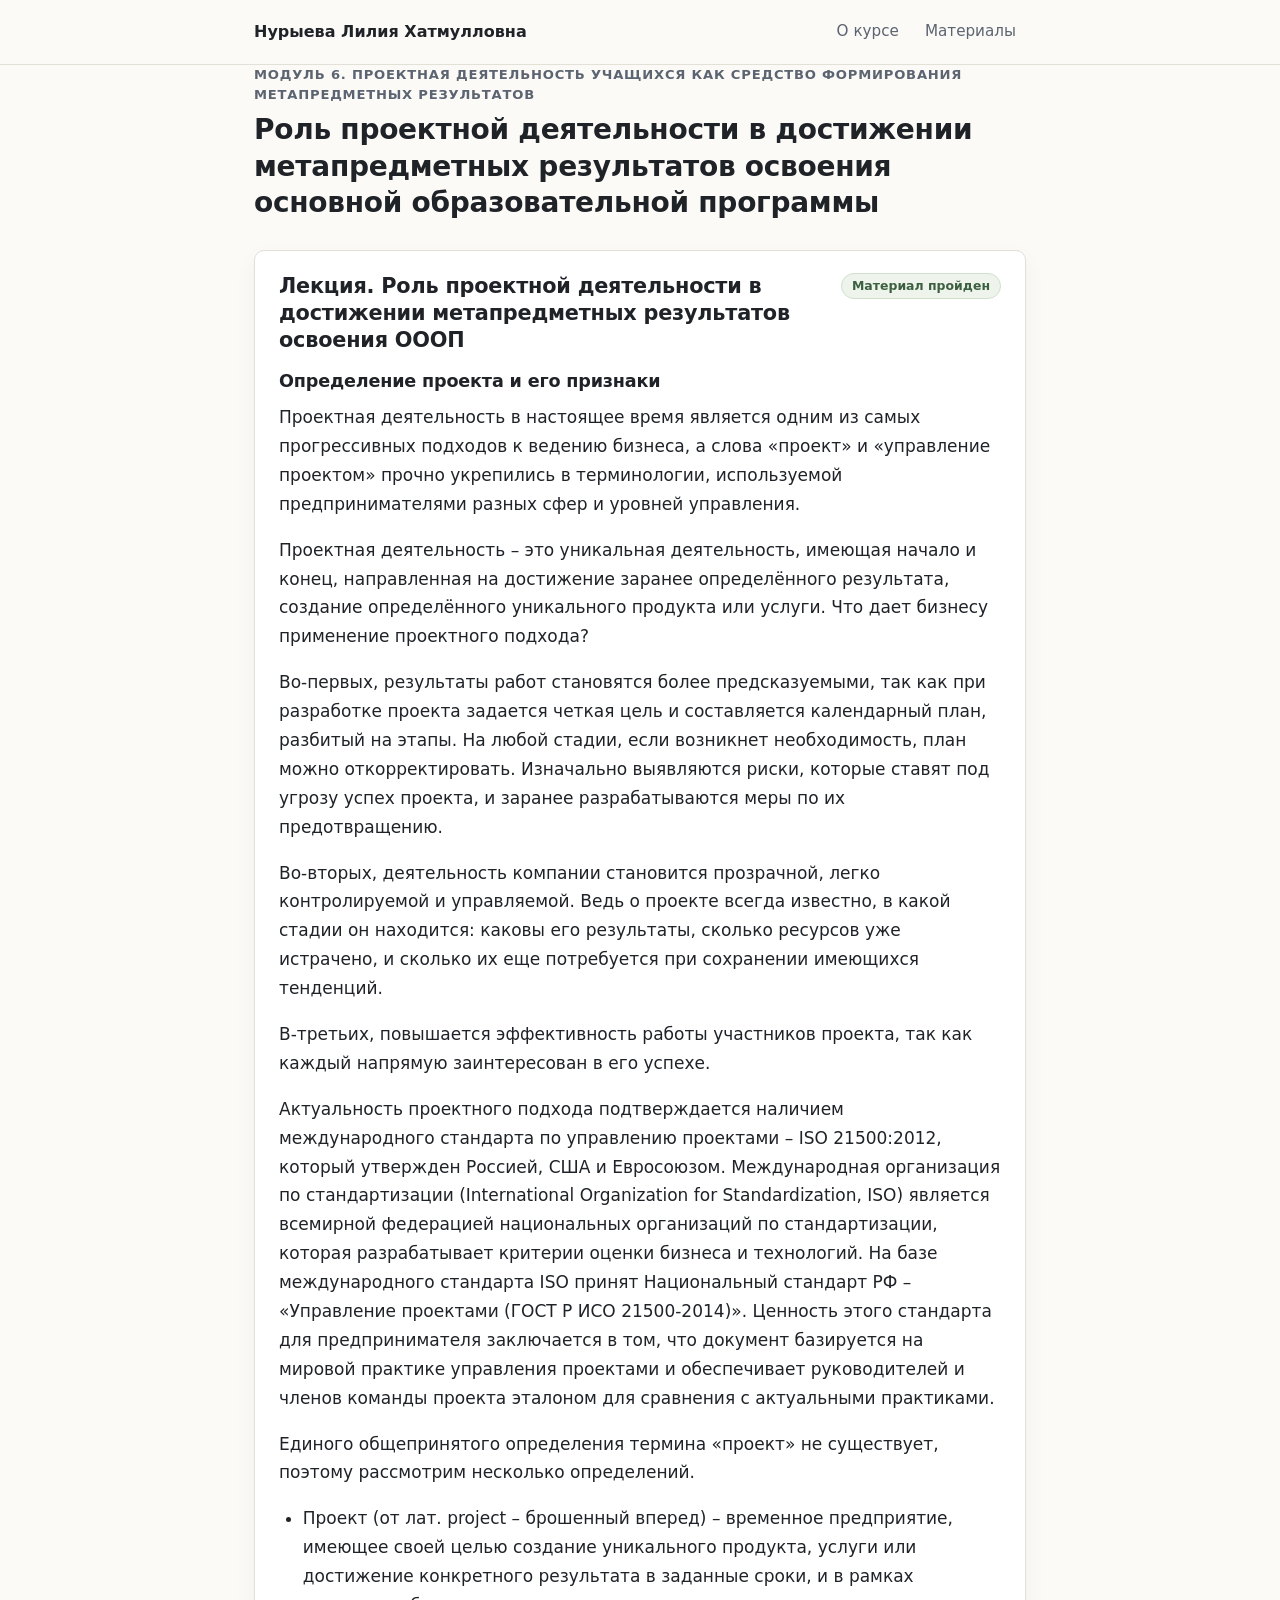
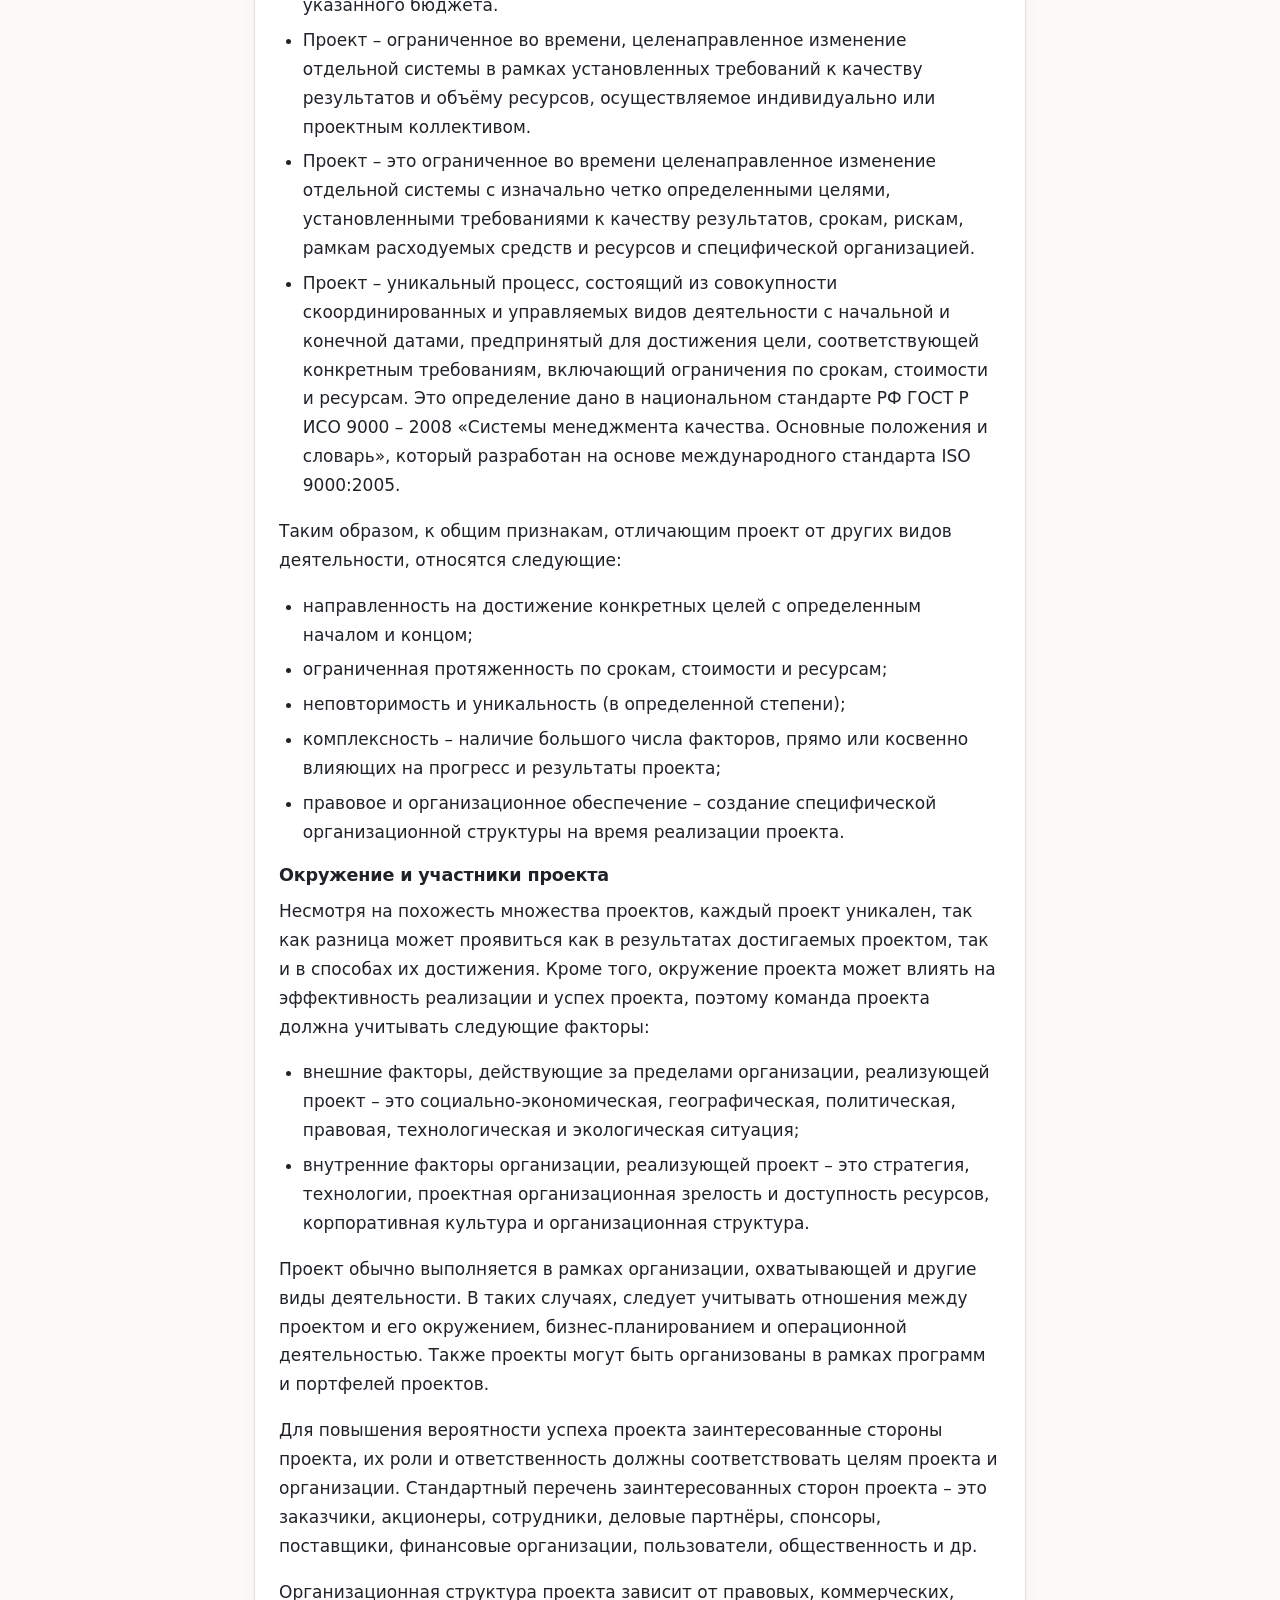
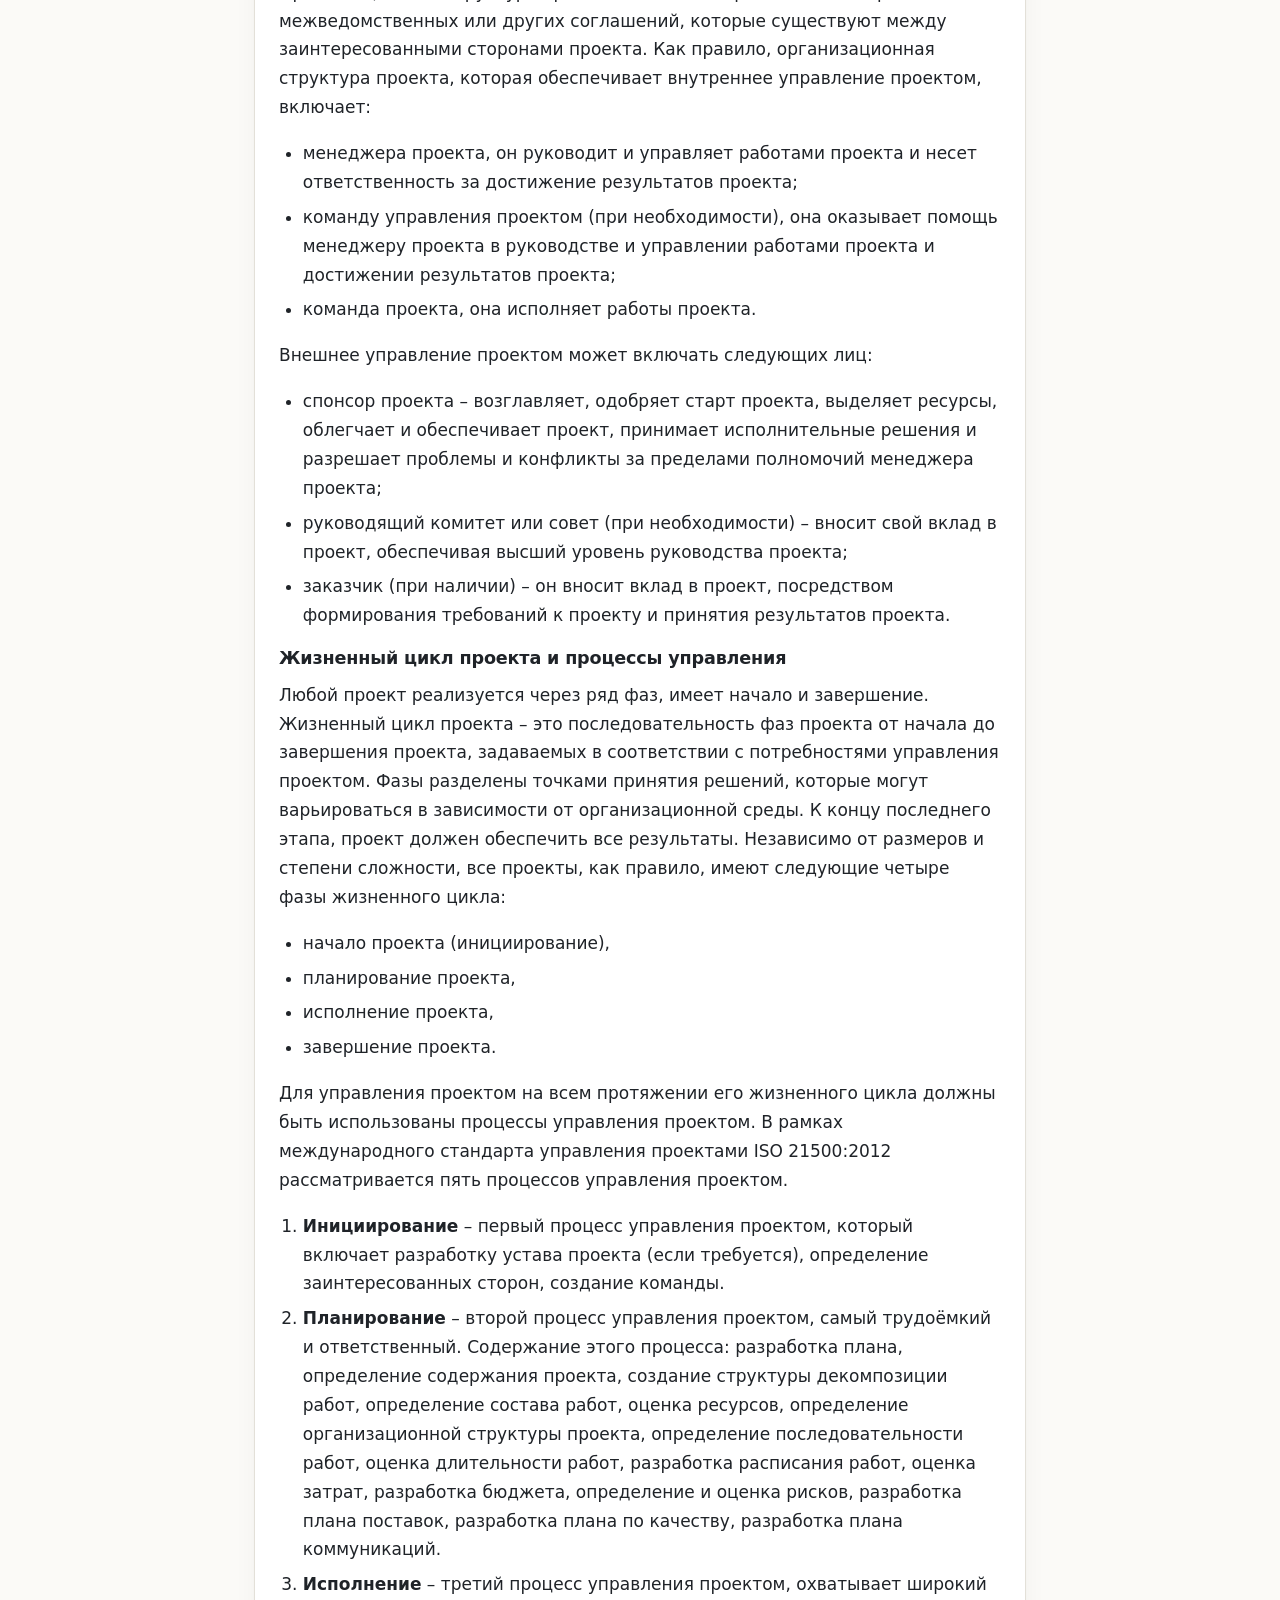
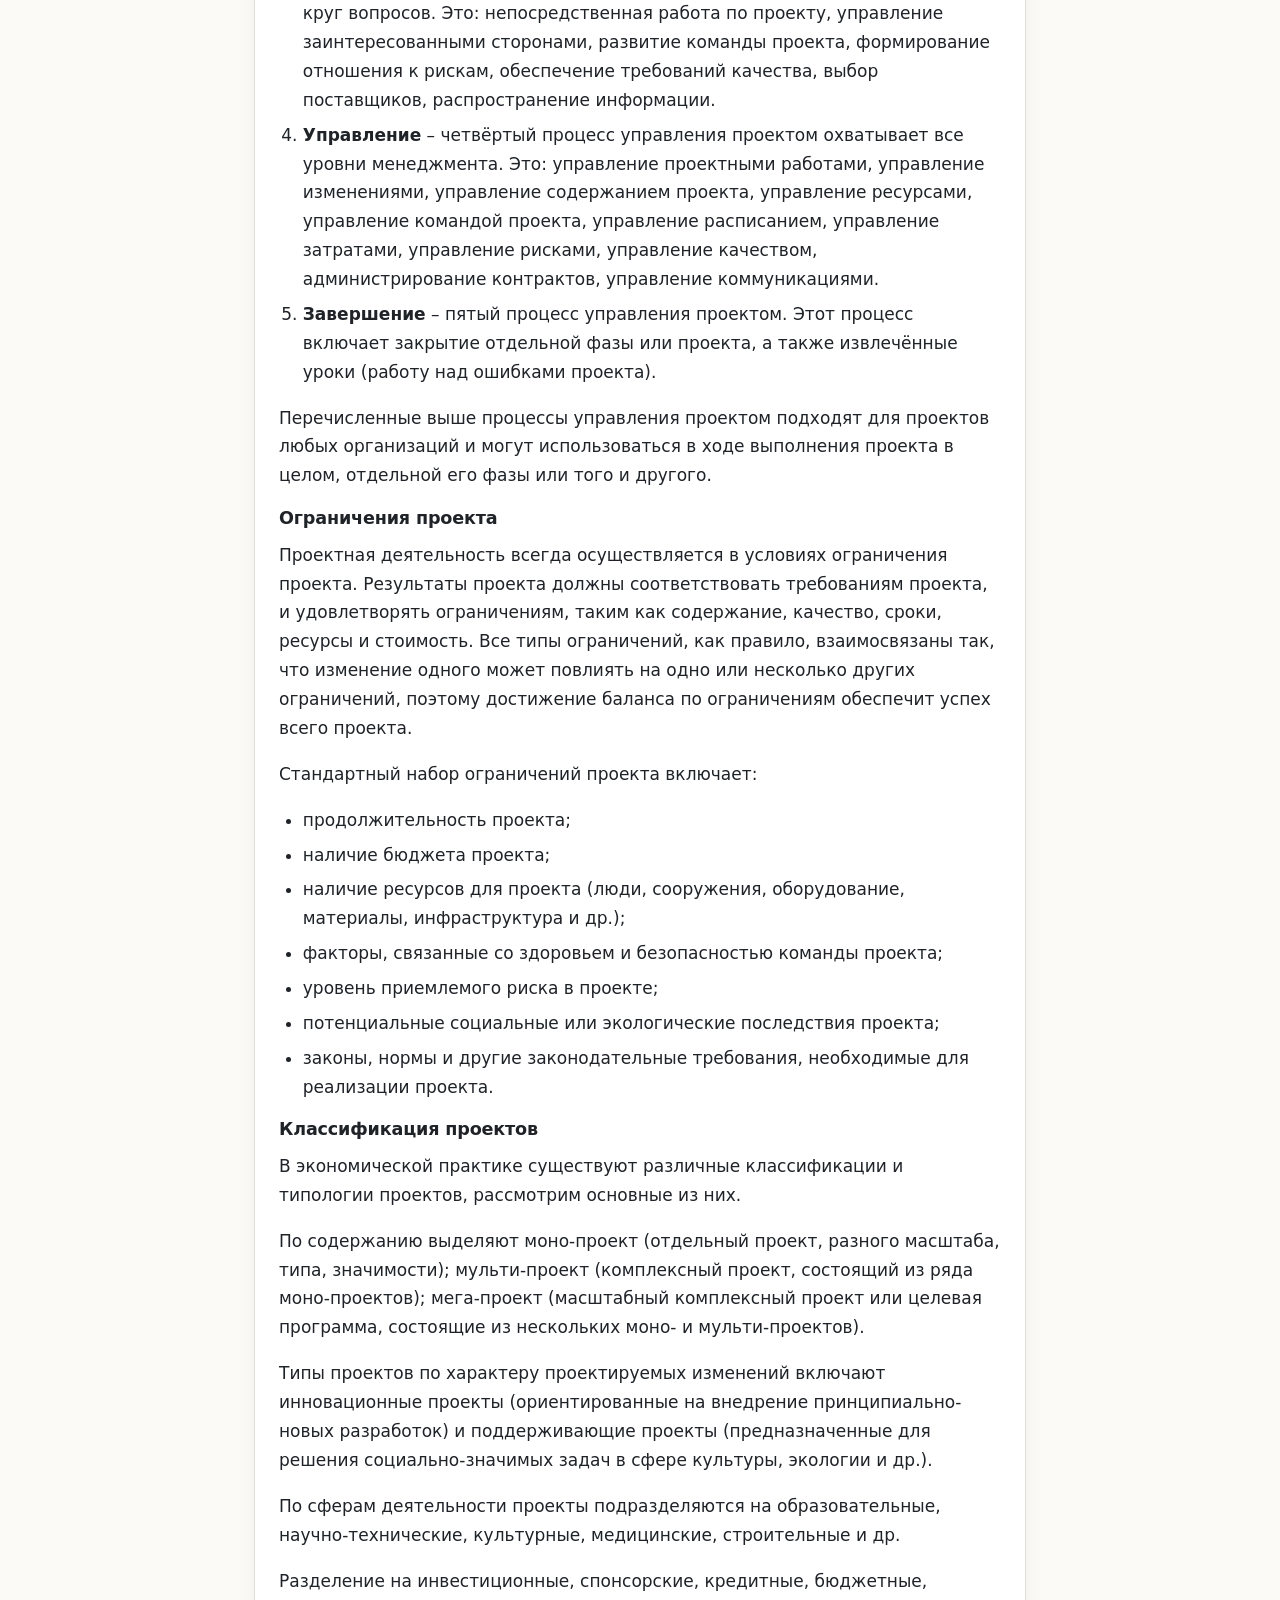
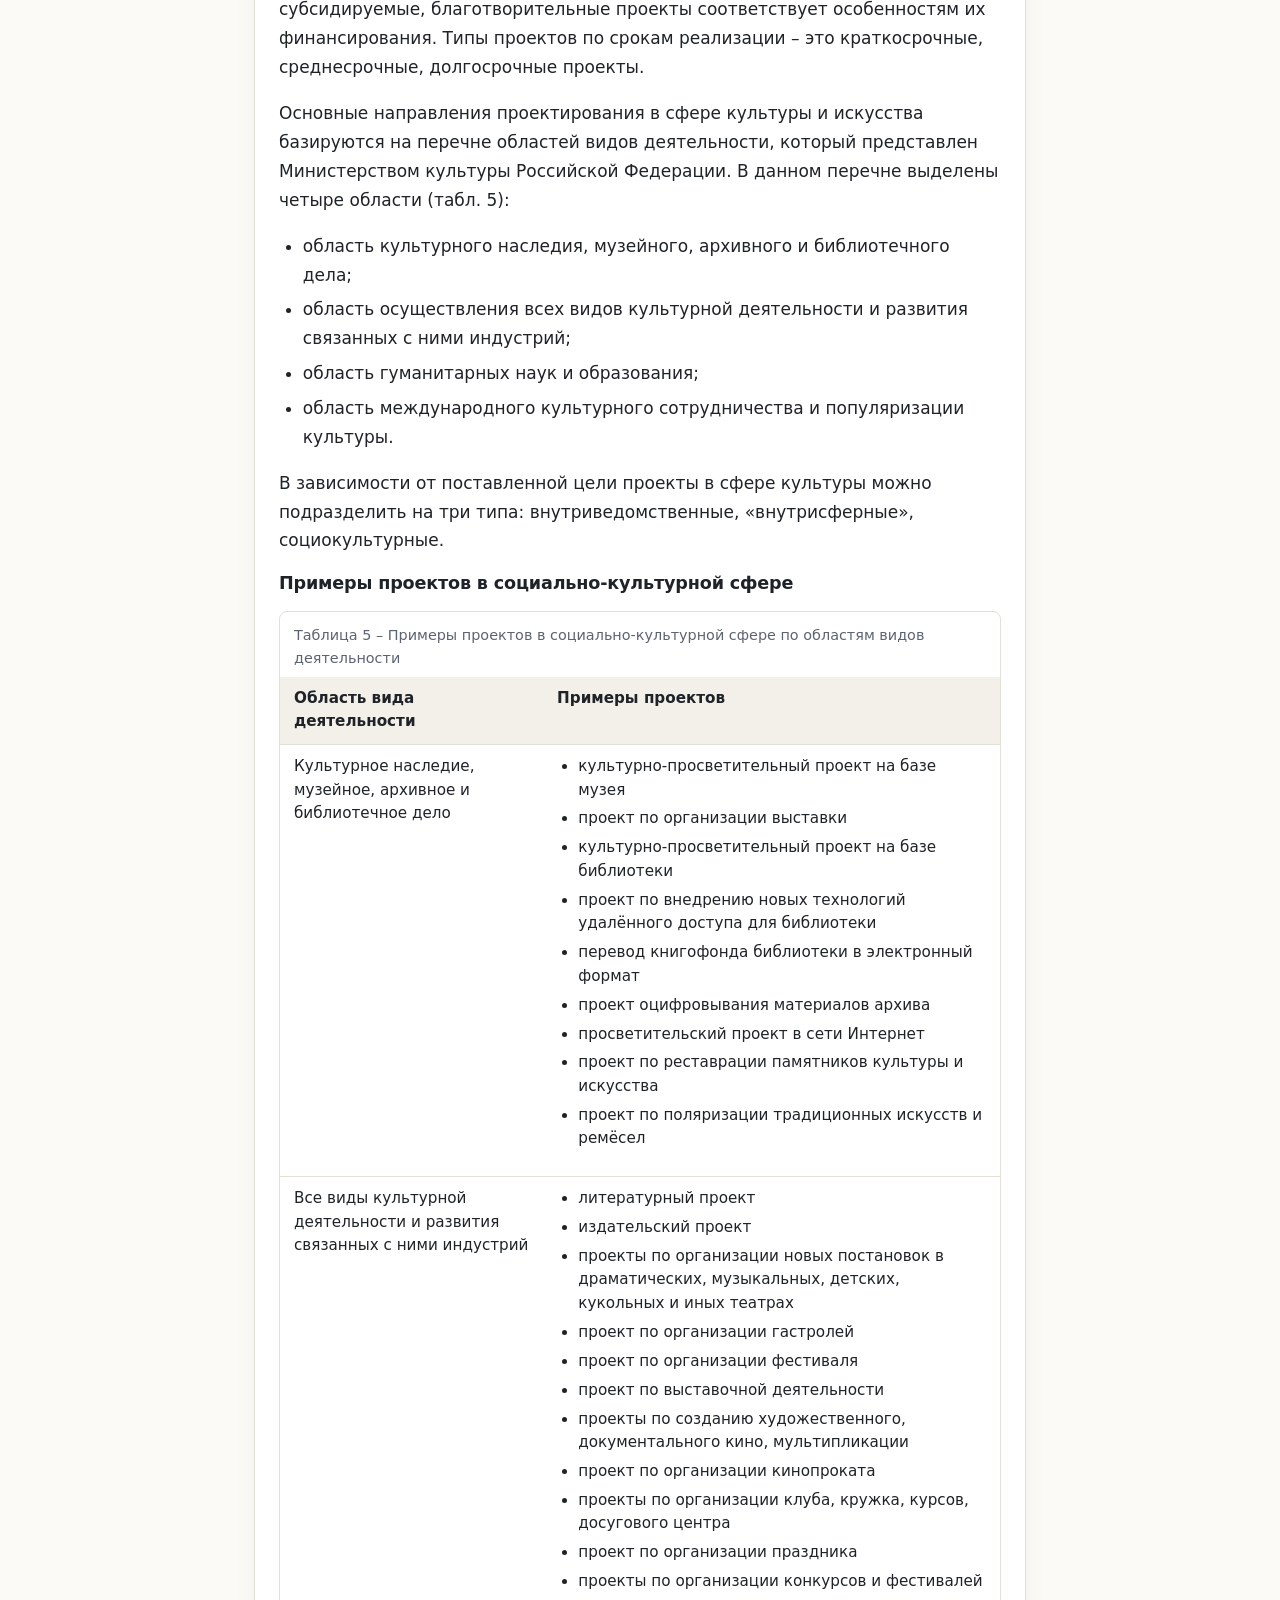
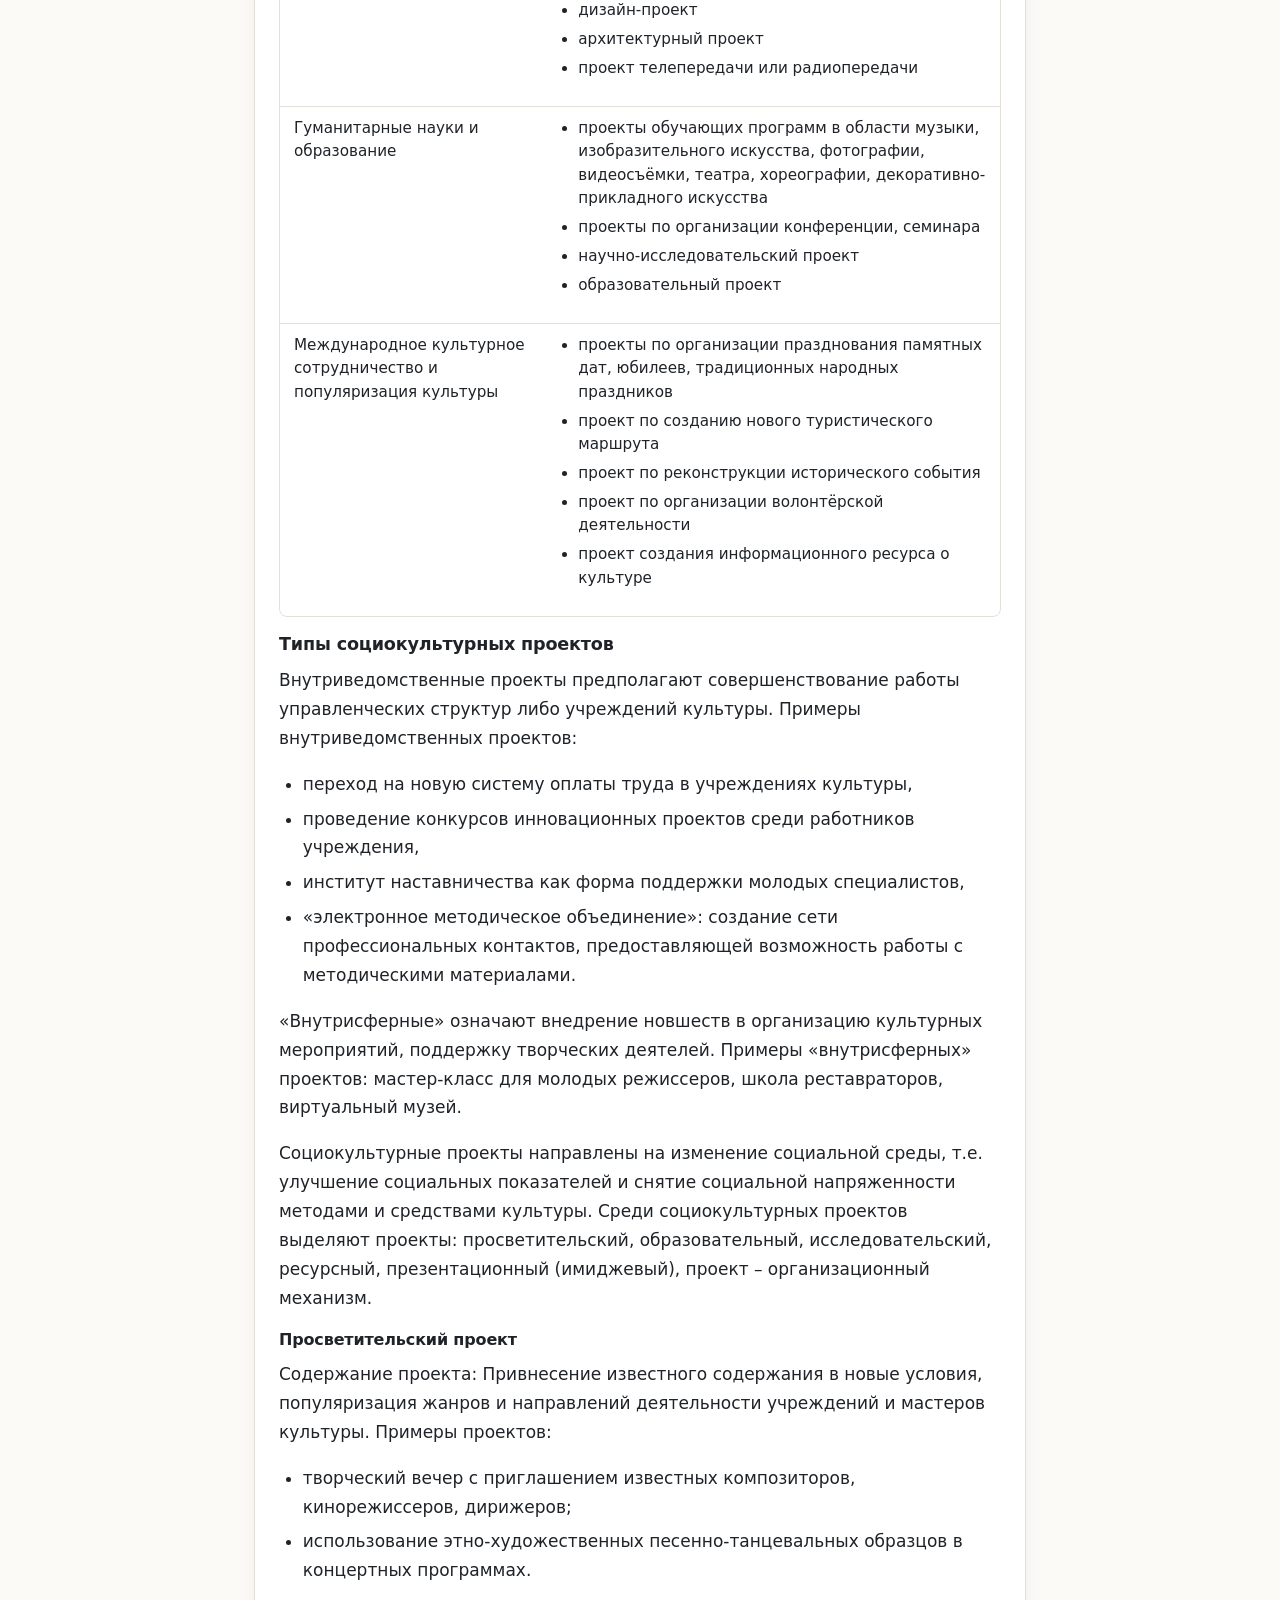
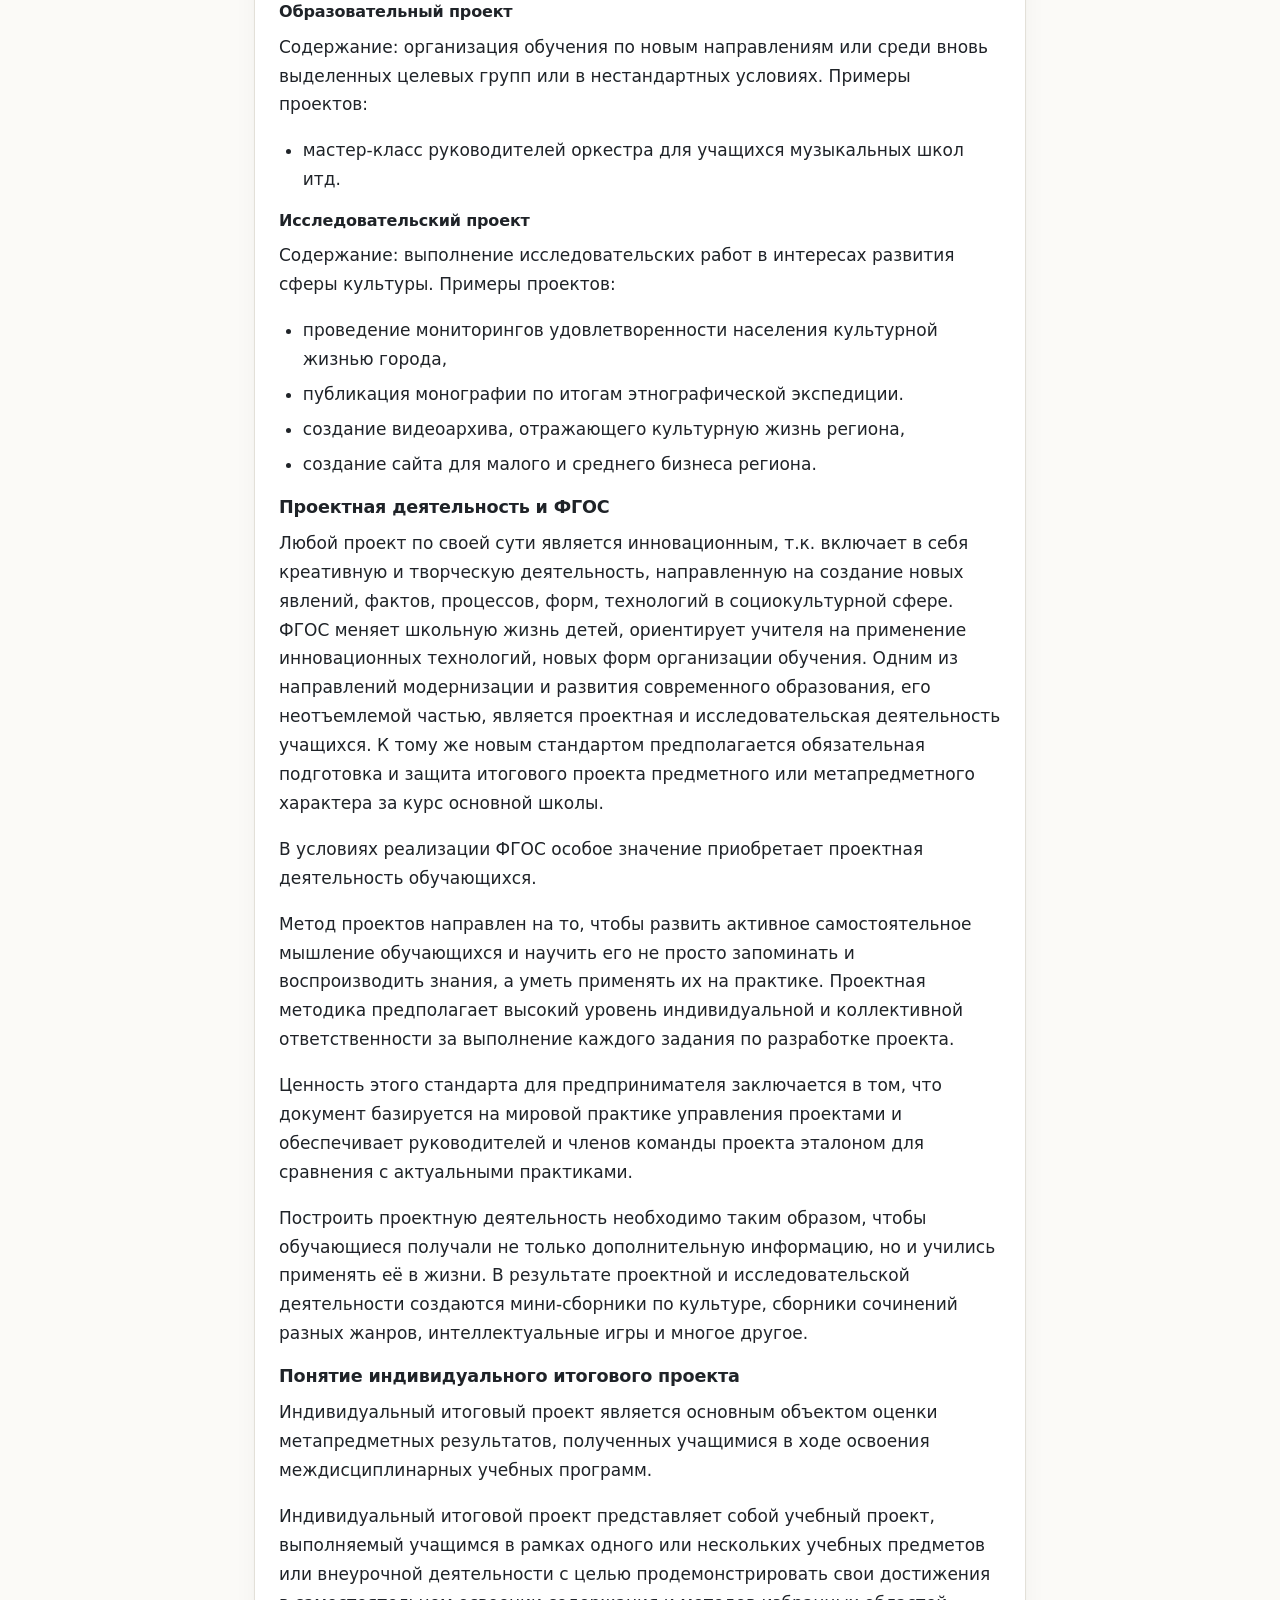
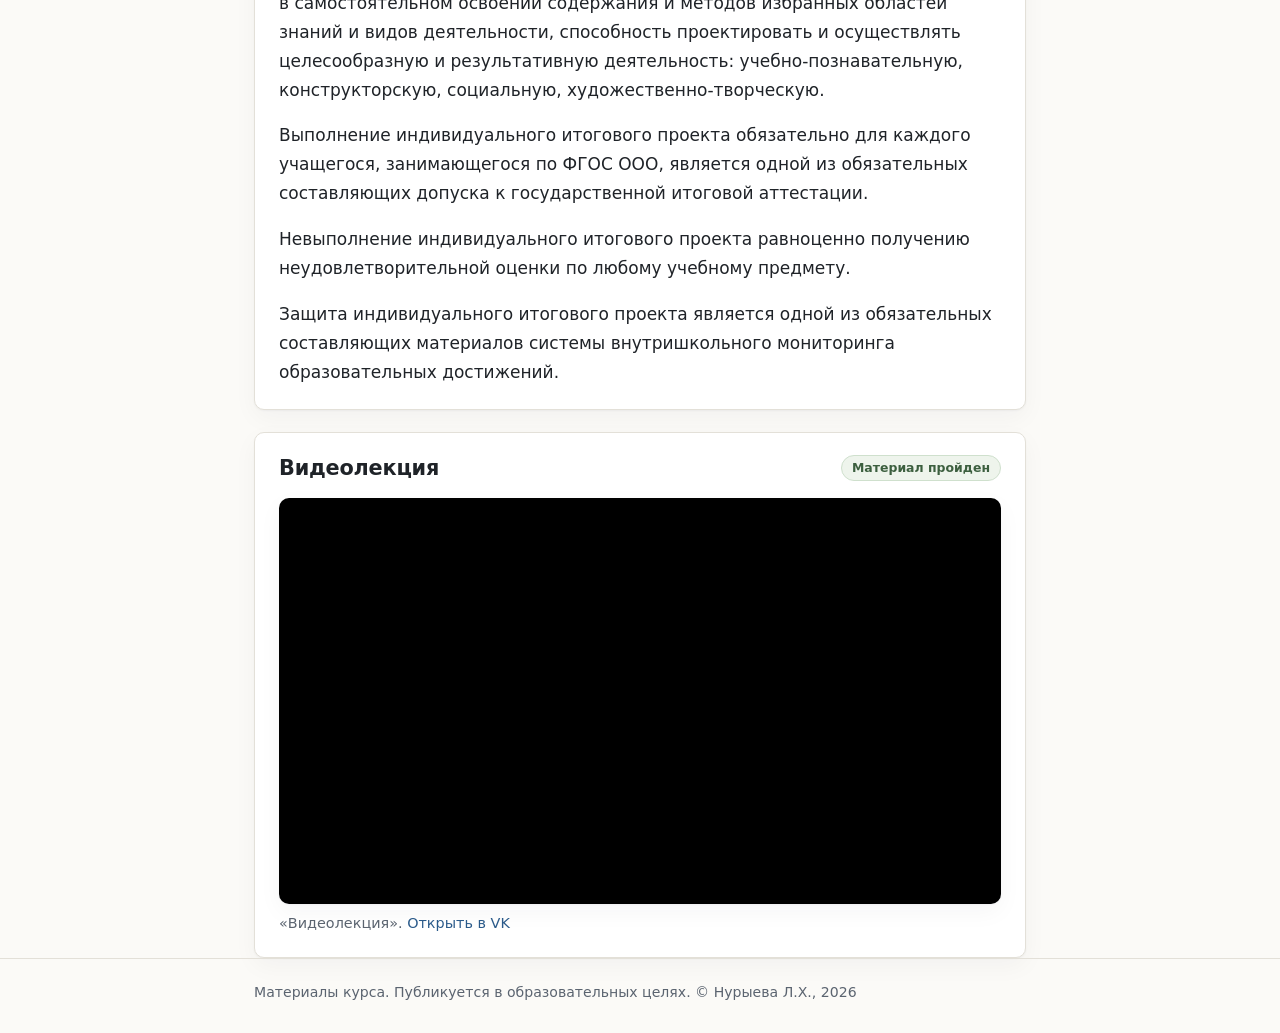
<file: project-role.html>
<!DOCTYPE html>
<html lang="ru">
<head>
  <meta charset="utf-8">
  <meta name="viewport" content="width=device-width, initial-scale=1">
  <title>Роль проектной деятельности — материалы курса</title>
  <meta name="description" content="Лекция о роли проектной деятельности в достижении метапредметных результатов, жизненном цикле проекта, классификации проектов и индивидуальном итоговом проекте.">
  <link rel="stylesheet" href="style.css">
</head>
<body>
  <header class="site-header">
    <div class="container site-header__inner">
      <p class="brand"><a href="index.html">Нурыева Лилия Хатмулловна</a></p>
      <nav class="site-nav" aria-label="Основная навигация">
        <a href="index.html">О курсе</a>
        <a href="index.html#materials">Материалы</a>
      </nav>
    </div>
  </header>

  <main class="container">
    <div class="page-intro">
      <p class="eyebrow">Модуль 6. Проектная деятельность учащихся как средство формирования метапредметных результатов</p>
      <h1 class="page-title">Роль проектной деятельности в достижении метапредметных результатов освоения основной образовательной программы</h1>
    </div>

    <article class="task">
      <header class="task__header">
        <h2>Лекция. Роль проектной деятельности в достижении метапредметных результатов освоения ОООП</h2>
        <span class="badge">Материал пройден</span>
      </header>
      <div class="task__body">
        <h3>Определение проекта и его признаки</h3>
        <p>Проектная деятельность в настоящее время является одним из самых прогрессивных подходов к ведению бизнеса, а слова «проект» и «управление проектом» прочно укрепились в терминологии, используемой предпринимателями разных сфер и уровней управления.</p>
        <p>Проектная деятельность – это уникальная деятельность, имеющая начало и конец, направленная на достижение заранее определённого результата, создание определённого уникального продукта или услуги. Что дает бизнесу применение проектного подхода?</p>
        <p>Во-первых, результаты работ становятся более предсказуемыми, так как при разработке проекта задается четкая цель и составляется календарный план, разбитый на этапы. На любой стадии, если возникнет необходимость, план можно откорректировать. Изначально выявляются риски, которые ставят под угрозу успех проекта, и заранее разрабатываются меры по их предотвращению.</p>
        <p>Во-вторых, деятельность компании становится прозрачной, легко контролируемой и управляемой. Ведь о проекте всегда известно, в какой стадии он находится: каковы его результаты, сколько ресурсов уже истрачено, и сколько их еще потребуется при сохранении имеющихся тенденций.</p>
        <p>В-третьих, повышается эффективность работы участников проекта, так как каждый напрямую заинтересован в его успехе.</p>
        <p>Актуальность проектного подхода подтверждается наличием международного стандарта по управлению проектами – ISO 21500:2012, который утвержден Россией, США и Евросоюзом. Международная организация по стандартизации (International Organization for Standardization, ISO) является всемирной федерацией национальных организаций по стандартизации, которая разрабатывает критерии оценки бизнеса и технологий. На базе международного стандарта ISO принят Национальный стандарт РФ – «Управление проектами (ГОСТ Р ИСО 21500-2014)». Ценность этого стандарта для предпринимателя заключается в том, что документ базируется на мировой практике управления проектами и обеспечивает руководителей и членов команды проекта эталоном для сравнения с актуальными практиками.</p>
        <p>Единого общепринятого определения термина «проект» не существует, поэтому рассмотрим несколько определений.</p>
        <ul>
          <li>Проект (от лат. рroject – брошенный вперед) – временное предприятие, имеющее своей целью создание уникального продукта, услуги или достижение конкретного результата в заданные сроки, и в рамках указанного бюджета.</li>
          <li>Проект – ограниченное во времени, целенаправленное изменение отдельной системы в рамках установленных требований к качеству результатов и объёму ресурсов, осуществляемое индивидуально или проектным коллективом.</li>
          <li>Проект – это ограниченное во времени целенаправленное изменение отдельной системы с изначально четко определенными целями, установленными требованиями к качеству результатов, срокам, рискам, рамкам расходуемых средств и ресурсов и специфической организацией.</li>
          <li>Проект – уникальный процесс, состоящий из совокупности скоординированных и управляемых видов деятельности с начальной и конечной датами, предпринятый для достижения цели, соответствующей конкретным требованиям, включающий ограничения по срокам, стоимости и ресурсам. Это определение дано в национальном стандарте РФ ГОСТ Р ИСО 9000 – 2008 «Системы менеджмента качества. Основные положения и словарь», который разработан на основе международного стандарта ISO 9000:2005.</li>
        </ul>
        <p>Таким образом, к общим признакам, отличающим проект от других видов деятельности, относятся следующие:</p>
        <ul>
          <li>направленность на достижение конкретных целей с определенным началом и концом;</li>
          <li>ограниченная протяженность по срокам, стоимости и ресурсам;</li>
          <li>неповторимость и уникальность (в определенной степени);</li>
          <li>комплексность – наличие большого числа факторов, прямо или косвенно влияющих на прогресс и результаты проекта;</li>
          <li>правовое и организационное обеспечение – создание специфической организационной структуры на время реализации проекта.</li>
        </ul>

        <h3>Окружение и участники проекта</h3>
        <p>Несмотря на похожесть множества проектов, каждый проект уникален, так как разница может проявиться как в результатах достигаемых проектом, так и в способах их достижения. Кроме того, окружение проекта может влиять на эффективность реализации и успех проекта, поэтому команда проекта должна учитывать следующие факторы:</p>
        <ul>
          <li>внешние факторы, действующие за пределами организации, реализующей проект – это социально-экономическая, географическая, политическая, правовая, технологическая и экологическая ситуация;</li>
          <li>внутренние факторы организации, реализующей проект – это стратегия, технологии, проектная организационная зрелость и доступность ресурсов, корпоративная культура и организационная структура.</li>
        </ul>
        <p>Проект обычно выполняется в рамках организации, охватывающей и другие виды деятельности. В таких случаях, следует учитывать отношения между проектом и его окружением, бизнес-планированием и операционной деятельностью. Также проекты могут быть организованы в рамках программ и портфелей проектов.</p>
        <p>Для повышения вероятности успеха проекта заинтересованные стороны проекта, их роли и ответственность должны соответствовать целям проекта и организации. Стандартный перечень заинтересованных сторон проекта – это заказчики, акционеры, сотрудники, деловые партнёры, спонсоры, поставщики, финансовые организации, пользователи, общественность и др.</p>
        <p>Организационная структура проекта зависит от правовых, коммерческих, межведомственных или других соглашений, которые существуют между заинтересованными сторонами проекта. Как правило, организационная структура проекта, которая обеспечивает внутреннее управление проектом, включает:</p>
        <ul>
          <li>менеджера проекта, он руководит и управляет работами проекта и несет ответственность за достижение результатов проекта;</li>
          <li>команду управления проектом (при необходимости), она оказывает помощь менеджеру проекта в руководстве и управлении работами проекта и достижении результатов проекта;</li>
          <li>команда проекта, она исполняет работы проекта.</li>
        </ul>
        <p>Внешнее управление проектом может включать следующих лиц:</p>
        <ul>
          <li>спонсор проекта – возглавляет, одобряет старт проекта, выделяет ресурсы, облегчает и обеспечивает проект, принимает исполнительные решения и разрешает проблемы и конфликты за пределами полномочий менеджера проекта;</li>
          <li>руководящий комитет или совет (при необходимости) – вносит свой вклад в проект, обеспечивая высший уровень руководства проекта;</li>
          <li>заказчик (при наличии) – он вносит вклад в проект, посредством формирования требований к проекту и принятия результатов проекта.</li>
        </ul>

        <h3>Жизненный цикл проекта и процессы управления</h3>
        <p>Любой проект реализуется через ряд фаз, имеет начало и завершение. Жизненный цикл проекта – это последовательность фаз проекта от начала до завершения проекта, задаваемых в соответствии с потребностями управления проектом. Фазы разделены точками принятия решений, которые могут варьироваться в зависимости от организационной среды. К концу последнего этапа, проект должен обеспечить все результаты. Независимо от размеров и степени сложности, все проекты, как правило, имеют следующие четыре фазы жизненного цикла:</p>
        <ul>
          <li>начало проекта (инициирование),</li>
          <li>планирование проекта,</li>
          <li>исполнение проекта,</li>
          <li>завершение проекта.</li>
        </ul>
        <p>Для управления проектом на всем протяжении его жизненного цикла должны быть использованы процессы управления проектом. В рамках международного стандарта управления проектами ISO 21500:2012 рассматривается пять процессов управления проектом.</p>
        <ol>
          <li><strong>Инициирование</strong> – первый процесс управления проектом, который включает разработку устава проекта (если требуется), определение заинтересованных сторон, создание команды.</li>
          <li><strong>Планирование</strong> – второй процесс управления проектом, самый трудоёмкий и ответственный. Содержание этого процесса: разработка плана, определение содержания проекта, создание структуры декомпозиции работ, определение состава работ, оценка ресурсов, определение организационной структуры проекта, определение последовательности работ, оценка длительности работ, разработка расписания работ, оценка затрат, разработка бюджета, определение и оценка рисков, разработка плана поставок, разработка плана по качеству, разработка плана коммуникаций.</li>
          <li><strong>Исполнение</strong> – третий процесс управления проектом, охватывает широкий круг вопросов. Это: непосредственная работа по проекту, управление заинтересованными сторонами, развитие команды проекта, формирование отношения к рискам, обеспечение требований качества, выбор поставщиков, распространение информации.</li>
          <li><strong>Управление</strong> – четвёртый процесс управления проектом охватывает все уровни менеджмента. Это: управление проектными работами, управление изменениями, управление содержанием проекта, управление ресурсами, управление командой проекта, управление расписанием, управление затратами, управление рисками, управление качеством, администрирование контрактов, управление коммуникациями.</li>
          <li><strong>Завершение</strong> – пятый процесс управления проектом. Этот процесс включает закрытие отдельной фазы или проекта, а также извлечённые уроки (работу над ошибками проекта).</li>
        </ol>
        <p>Перечисленные выше процессы управления проектом подходят для проектов любых организаций и могут использоваться в ходе выполнения проекта в целом, отдельной его фазы или того и другого.</p>

        <h3>Ограничения проекта</h3>
        <p>Проектная деятельность всегда осуществляется в условиях ограничения проекта. Результаты проекта должны соответствовать требованиям проекта, и удовлетворять ограничениям, таким как содержание, качество, сроки, ресурсы и стоимость. Все типы ограничений, как правило, взаимосвязаны так, что изменение одного может повлиять на одно или несколько других ограничений, поэтому достижение баланса по ограничениям обеспечит успех всего проекта.</p>
        <p>Стандартный набор ограничений проекта включает:</p>
        <ul>
          <li>продолжительность проекта;</li>
          <li>наличие бюджета проекта;</li>
          <li>наличие ресурсов для проекта (люди, сооружения, оборудование, материалы, инфраструктура и др.);</li>
          <li>факторы, связанные со здоровьем и безопасностью команды проекта;</li>
          <li>уровень приемлемого риска в проекте;</li>
          <li>потенциальные социальные или экологические последствия проекта;</li>
          <li>законы, нормы и другие законодательные требования, необходимые для реализации проекта.</li>
        </ul>

        <h3>Классификация проектов</h3>
        <p>В экономической практике существуют различные классификации и типологии проектов, рассмотрим основные из них.</p>
        <p>По содержанию выделяют моно-проект (отдельный проект, разного масштаба, типа, значимости); мульти-проект (комплексный проект, состоящий из ряда моно-проектов); мега-проект (масштабный комплексный проект или целевая программа, состоящие из нескольких моно- и мульти-проектов).</p>
        <p>Типы проектов по характеру проектируемых изменений включают инновационные проекты (ориентированные на внедрение принципиально-новых разработок) и поддерживающие проекты (предназначенные для решения социально-значимых задач в сфере культуры, экологии и др.).</p>
        <p>По сферам деятельности проекты подразделяются на образовательные, научно-технические, культурные, медицинские, строительные и др.</p>
        <p>Разделение на инвестиционные, спонсорские, кредитные, бюджетные, субсидируемые, благотворительные проекты соответствует особенностям их финансирования. Типы проектов по срокам реализации – это краткосрочные, среднесрочные, долгосрочные проекты.</p>
        <p>Основные направления проектирования в сфере культуры и искусства базируются на перечне областей видов деятельности, который представлен Министерством культуры Российской Федерации. В данном перечне выделены четыре области (табл. 5):</p>
        <ul>
          <li>область культурного наследия, музейного, архивного и библиотечного дела;</li>
          <li>область осуществления всех видов культурной деятельности и развития связанных с ними индустрий;</li>
          <li>область гуманитарных наук и образования;</li>
          <li>область международного культурного сотрудничества и популяризации культуры.</li>
        </ul>
        <p>В зависимости от поставленной цели проекты в сфере культуры можно подразделить на три типа: внутриведомственные, «внутрисферные», социокультурные.</p>

        <h3>Примеры проектов в социально-культурной сфере</h3>
        <div class="table-wrap">
          <table>
            <caption>Таблица 5 – Примеры проектов в социально-культурной сфере по областям видов деятельности</caption>
            <thead>
              <tr>
                <th>Область вида деятельности</th>
                <th>Примеры проектов</th>
              </tr>
            </thead>
            <tbody>
              <tr>
                <td>Культурное наследие, музейное, архивное и библиотечное дело</td>
                <td>
                  <ul>
                    <li>культурно-просветительный проект на базе музея</li>
                    <li>проект по организации выставки</li>
                    <li>культурно-просветительный проект на базе библиотеки</li>
                    <li>проект по внедрению новых технологий удалённого доступа для библиотеки</li>
                    <li>перевод книгофонда библиотеки в электронный формат</li>
                    <li>проект оцифровывания материалов архива</li>
                    <li>просветительский проект в сети Интернет</li>
                    <li>проект по реставрации памятников культуры и искусства</li>
                    <li>проект по поляризации традиционных искусств и ремёсел</li>
                  </ul>
                </td>
              </tr>
              <tr>
                <td>Все виды культурной деятельности и развития связанных с ними индустрий</td>
                <td>
                  <ul>
                    <li>литературный проект</li>
                    <li>издательский проект</li>
                    <li>проекты по организации новых постановок в драматических, музыкальных, детских, кукольных и иных театрах</li>
                    <li>проект по организации гастролей</li>
                    <li>проект по организации фестиваля</li>
                    <li>проект по выставочной деятельности</li>
                    <li>проекты по созданию художественного, документального кино, мультипликации</li>
                    <li>проект по организации кинопроката</li>
                    <li>проекты по организации клуба, кружка, курсов, досугового центра</li>
                    <li>проект по организации праздника</li>
                    <li>проекты по организации конкурсов и фестивалей</li>
                    <li>дизайн-проект</li>
                    <li>архитектурный проект</li>
                    <li>проект телепередачи или радиопередачи</li>
                  </ul>
                </td>
              </tr>
              <tr>
                <td>Гуманитарные науки и образование</td>
                <td>
                  <ul>
                    <li>проекты обучающих программ в области музыки, изобразительного искусства, фотографии, видеосъёмки, театра, хореографии, декоративно-прикладного искусства</li>
                    <li>проекты по организации конференции, семинара</li>
                    <li>научно-исследовательский проект</li>
                    <li>образовательный проект</li>
                  </ul>
                </td>
              </tr>
              <tr>
                <td>Международное культурное сотрудничество и популяризация культуры</td>
                <td>
                  <ul>
                    <li>проекты по организации празднования памятных дат, юбилеев, традиционных народных праздников</li>
                    <li>проект по созданию нового туристического маршрута</li>
                    <li>проект по реконструкции исторического события</li>
                    <li>проект по организации волонтёрской деятельности</li>
                    <li>проект создания информационного ресурса о культуре</li>
                  </ul>
                </td>
              </tr>
            </tbody>
          </table>
        </div>

        <h3>Типы социокультурных проектов</h3>
        <p>Внутриведомственные проекты предполагают совершенствование работы управленческих структур либо учреждений культуры. Примеры внутриведомственных проектов:</p>
        <ul>
          <li>переход на новую систему оплаты труда в учреждениях культуры,</li>
          <li>проведение конкурсов инновационных проектов среди работников учреждения,</li>
          <li>институт наставничества как форма поддержки молодых специалистов,</li>
          <li>«электронное методическое объединение»: создание сети профессиональных контактов, предоставляющей возможность работы с методическими материалами.</li>
        </ul>
        <p>«Внутрисферные» означают внедрение новшеств в организацию культурных мероприятий, поддержку творческих деятелей. Примеры «внутрисферных» проектов: мастер-класс для молодых режиссеров, школа реставраторов, виртуальный музей.</p>
        <p>Социокультурные проекты направлены на изменение социальной среды, т.е. улучшение социальных показателей и снятие социальной напряженности методами и средствами культуры. Среди социокультурных проектов выделяют проекты: просветительский, образовательный, исследовательский, ресурсный, презентационный (имиджевый), проект – организационный механизм.</p>
        <h4>Просветительский проект</h4>
        <p>Содержание проекта: Привнесение известного содержания в новые условия, популяризация жанров и направлений деятельности учреждений и мастеров культуры. Примеры проектов:</p>
        <ul>
          <li>творческий вечер с приглашением известных композиторов, кинорежиссеров, дирижеров;</li>
          <li>использование этно-художественных песенно-танцевальных образцов в концертных программах.</li>
        </ul>
        <h4>Образовательный проект</h4>
        <p>Содержание: организация обучения по новым направлениям или среди вновь выделенных целевых групп или в нестандартных условиях. Примеры проектов:</p>
        <ul>
          <li>мастер-класс руководителей оркестра для учащихся музыкальных школ итд.</li>
        </ul>
        <h4>Исследовательский проект</h4>
        <p>Содержание: выполнение исследовательских работ в интересах развития сферы культуры. Примеры проектов:</p>
        <ul>
          <li>проведение мониторингов удовлетворенности населения культурной жизнью города,</li>
          <li>публикация монографии по итогам этнографической экспедиции.</li>
          <li>создание видеоархива, отражающего культурную жизнь региона,</li>
          <li>создание сайта для малого и среднего бизнеса региона.</li>
        </ul>

        <h3>Проектная деятельность и ФГОС</h3>
        <p>Любой проект по своей сути является инновационным, т.к. включает в себя креативную и творческую деятельность, направленную на создание новых явлений, фактов, процессов, форм, технологий в социокультурной сфере. ФГОС меняет школьную жизнь детей, ориентирует учителя на применение инновационных технологий, новых форм организации обучения. Одним из направлений модернизации и развития современного образования, его неотъемлемой частью, является проектная и исследовательская деятельность учащихся. К тому же новым стандартом предполагается обязательная подготовка и защита итогового проекта предметного или метапредметного характера за курс основной школы.</p>
        <p>В условиях реализации ФГОС особое значение приобретает проектная деятельность обучающихся.</p>
        <p>Метод проектов направлен на то, чтобы развить активное самостоятельное мышление обучающихся и научить его не просто запоминать и воспроизводить знания, а уметь применять их на практике. Проектная методика предполагает высокий уровень индивидуальной и коллективной ответственности за выполнение каждого задания по разработке проекта.</p>
        <p>Ценность этого стандарта для предпринимателя заключается в том, что документ базируется на мировой практике управления проектами и обеспечивает руководителей и членов команды проекта эталоном для сравнения с актуальными практиками.</p>
        <p>Построить проектную деятельность необходимо таким образом, чтобы обучающиеся получали не только дополнительную информацию, но и учились применять её в жизни. В результате проектной и исследовательской деятельности создаются мини-сборники по культуре, сборники сочинений разных жанров, интеллектуальные игры и многое другое.</p>

        <h3>Понятие индивидуального итогового проекта</h3>
        <p>Индивидуальный итоговый проект является основным объектом оценки метапредметных результатов, полученных учащимися в ходе освоения междисциплинарных учебных программ.</p>
        <p>Индивидуальный итоговой проект представляет собой учебный проект, выполняемый учащимся в рамках одного или нескольких учебных предметов или внеурочной деятельности с целью продемонстрировать свои достижения в самостоятельном освоении содержания и методов избранных областей знаний и видов деятельности, способность проектировать и осуществлять целесообразную и результативную деятельность: учебно-познавательную, конструкторскую, социальную, художественно-творческую.</p>
        <p>Выполнение индивидуального итогового проекта обязательно для каждого учащегося, занимающегося по ФГОС ООО, является одной из обязательных составляющих допуска к государственной итоговой аттестации.</p>
        <p>Невыполнение индивидуального итогового проекта равноценно получению неудовлетворительной оценки по любому учебному предмету.</p>
        <p>Защита индивидуального итогового проекта является одной из обязательных составляющих материалов системы внутришкольного мониторинга образовательных достижений.</p>
      </div>
    </article>

    <article class="task">
      <header class="task__header">
        <h2>Видеолекция</h2>
        <span class="badge">Материал пройден</span>
      </header>
      <div class="task__body">
        <div class="video">
          <iframe src="https://vkvideo.ru/video_ext.php?oid=-44834403&amp;id=456239881&amp;hd=2&amp;autoplay=0" title="Видеолекция" frameborder="0" allow="encrypted-media; fullscreen; picture-in-picture" allowfullscreen loading="lazy"></iframe>
        </div>
        <p class="video-caption">«Видеолекция». <a href="https://vkvideo.ru/video-44834403_456239881" target="_blank" rel="noopener">Открыть в VK</a></p>
      </div>
    </article>
  </main>

  <footer class="site-footer">
    <div class="container">
      <p>Материалы курса. Публикуется в образовательных целях. © Нурыева Л.Х., 2026</p>
    </div>
  </footer>

  <script src="script.js"></script>
</body>
</html>
</file>
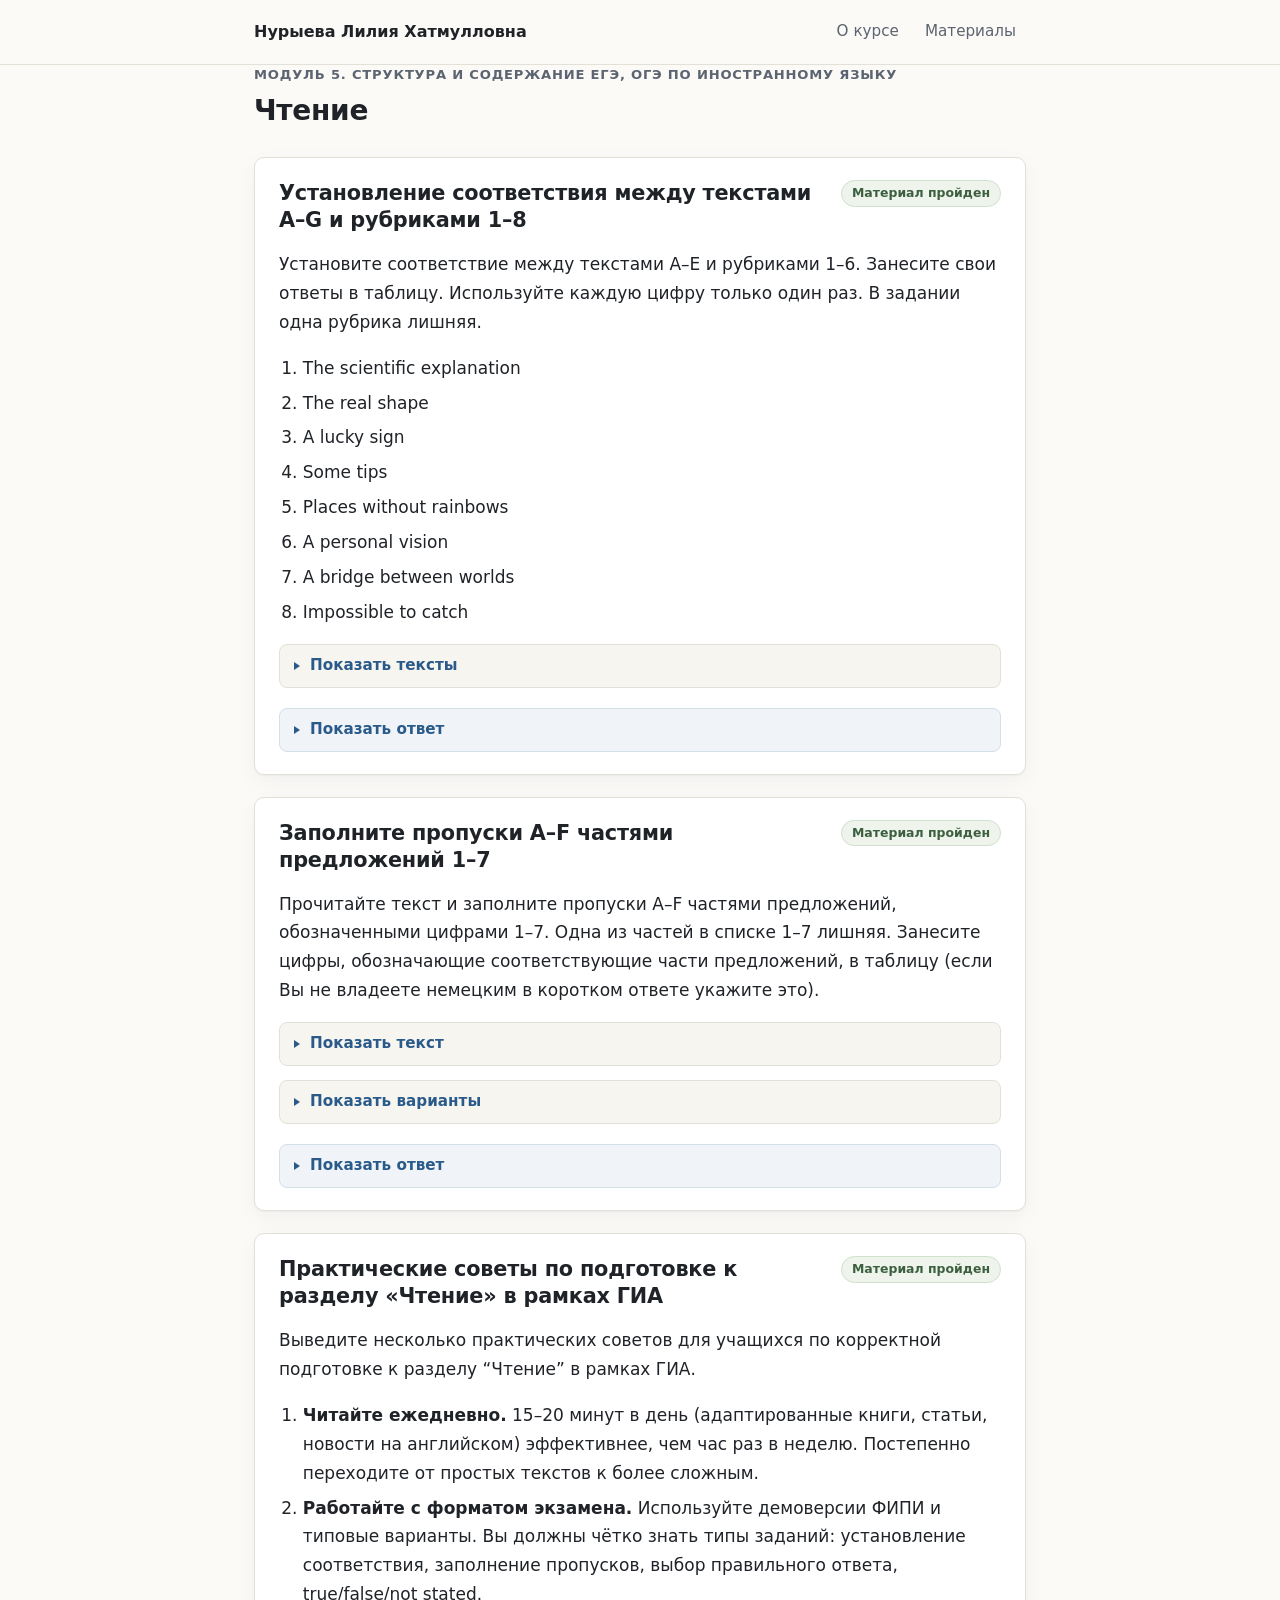
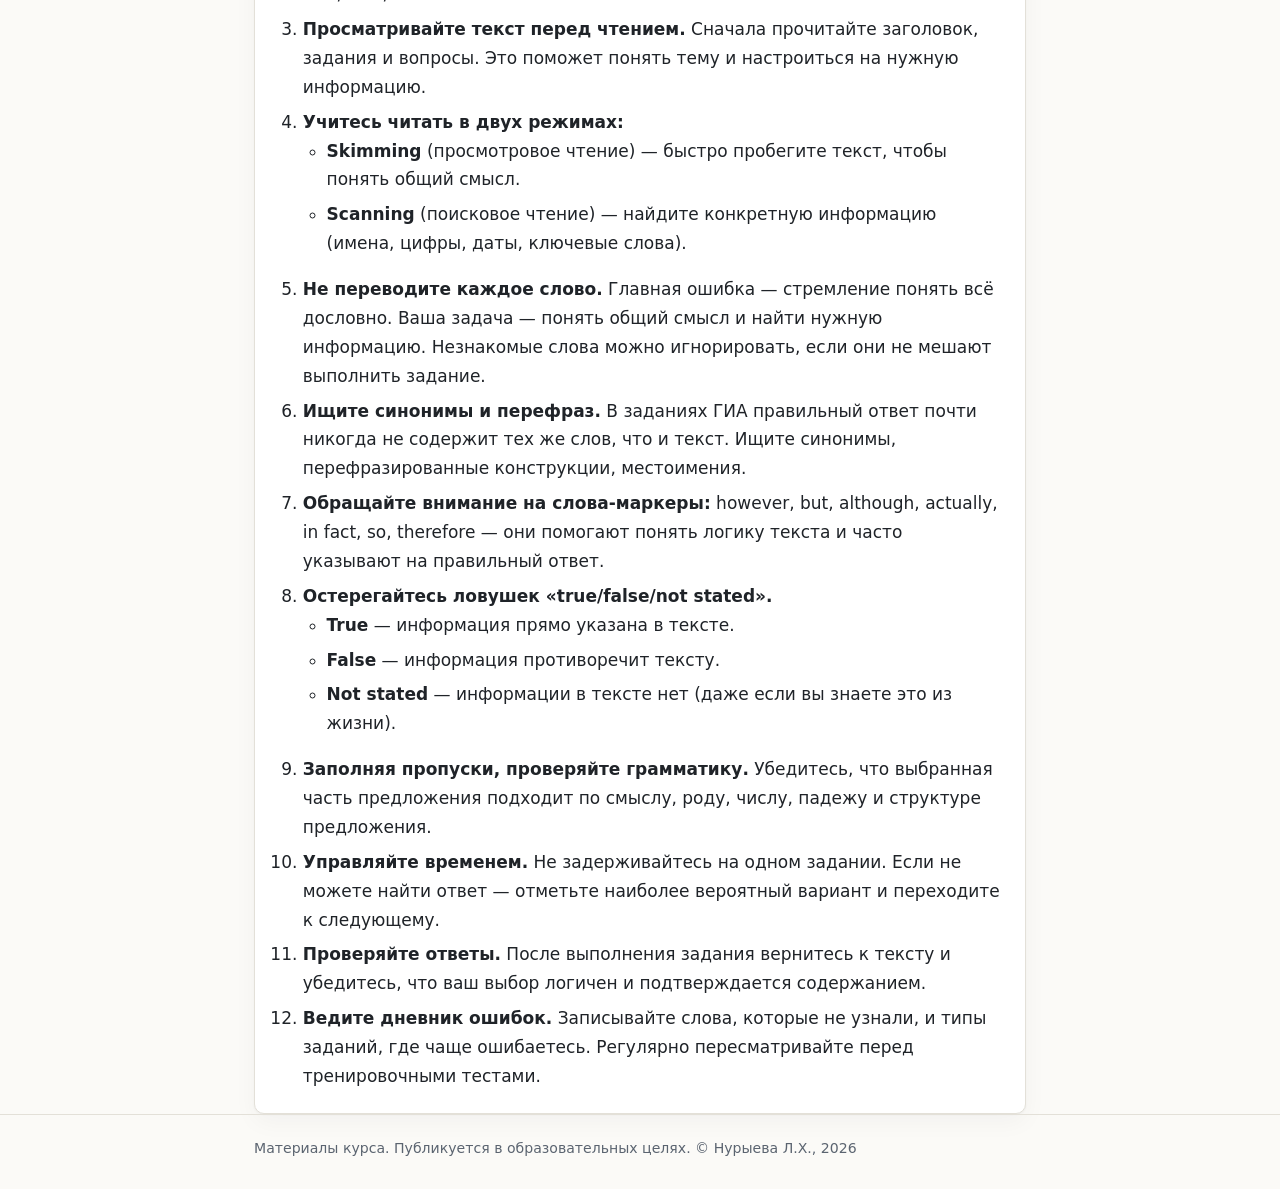
<file: reading.html>
<!DOCTYPE html>
<html lang="ru">
<head>
  <meta charset="utf-8">
  <meta name="viewport" content="width=device-width, initial-scale=1">
  <title>Чтение — материалы курса</title>
  <meta name="description" content="Чтение: задания на установление соответствия и заполнение пропусков, советы по подготовке к ГИА.">
  <link rel="stylesheet" href="style.css">
</head>
<body>
  <header class="site-header">
    <div class="container site-header__inner">
      <p class="brand"><a href="index.html">Нурыева Лилия Хатмулловна</a></p>
      <nav class="site-nav" aria-label="Основная навигация">
        <a href="index.html">О курсе</a>
        <a href="index.html#materials">Материалы</a>
      </nav>
    </div>
  </header>

  <main class="container">
    <div class="page-intro">
      <p class="eyebrow">Модуль 5. Структура и содержание ЕГЭ, ОГЭ по иностранному языку</p>
      <h1 class="page-title">Чтение</h1>
    </div>

    <article class="task">
      <header class="task__header">
        <h2>Установление соответствия между текстами A–G и рубриками 1–8</h2>
        <span class="badge">Материал пройден</span>
      </header>
      <div class="task__body">
        <p>Установите соответствие между текстами A–E и рубриками 1–6. Занесите свои ответы в таблицу. Используйте каждую цифру только один раз. В задании одна рубрика лишняя.</p>
        <ol>
          <li>The scientific explanation</li>
          <li>The real shape</li>
          <li>A lucky sign</li>
          <li>Some tips</li>
          <li>Places without rainbows</li>
          <li>A personal vision</li>
          <li>A bridge between worlds</li>
          <li>Impossible to catch</li>
        </ol>

        <details class="spoiler">
          <summary><span class="label-closed">Показать тексты</span><span class="label-open">Скрыть тексты</span></summary>
          <div class="spoiler__body">
            <p><strong>A.</strong> Two people never see the same rainbow. Each person sees a different one. It happens because the raindrops are constantly moving so the rainbow is always changing too. Each time you see a rainbow it is unique and it will never be the same! In addition, everyone sees colours differently according to the light and how their eyes interpret it..</p>
            <p><strong>B.</strong> A rainbow is an optical phenomenon that is seen in the atmosphere. It appears in the sky when the sun’s light is reflected by the raindrops. A rainbow always appears during or immediately after showers when the sun is shining and the air contains raindrops. As a result, a spectrum of colours is seen in the sky.</p>
            <p><strong>C.</strong> Many cultures see the rainbow as a road, a connection between earth and heaven (the place where God lives). Legends say that it goes below the earth at the horizon and then comes back up again. In this way it makes a permanent link between what is above and below, between life and death. In some myths the rainbow is compared to a staircase connecting earth to heaven.</p>
            <p><strong>D.</strong> We all believe that the rainbow is arch-shaped. The funny thing is that it's actually a circle. The reason we don’t see the other half of the rainbow is because we cannot see below the horizon. However, the higher we are above the ground, the more of the rainbow’s circle we can see. That is why, from an airplane in flight, a rainbow will appear as a complete circle with the shadow of the airplane in the centre.</p>
            <p><strong>E.</strong> In many cultures there is a belief that seeing a rainbow is good. Legends say that if you dig at the end of a rainbow, you'll find a pot of gold. Rainbows are also seen after a storm, showing that the weather is getting better, and there is hope after the storm. This is why they are associated with rescue and good fortune. If people happen to get married on such a day, it is said that they will enjoy a very happy life together.</p>
            <p><strong>F.</strong> You can never reach the end of a rainbow. A rainbow is all light and water. It is always in front of you while your back is to the sun. As you move, the rainbow that your eye sees moves as well and it will always ‘move away’ at the same speed that you are moving. No matter how hard you try, a rainbow will always be as far away from you as it was before you started to move towards it.</p>
            <p><strong>G.</strong> To see a rainbow you have to remember some points. First, you should be standing with the sun behind you. Secondly, the rain should be in front of you. The most impressive rainbows appear when half of the sky is still dark with clouds and the other half is clear. The best time to see a rainbow is on a warm day in the early morning after sunrise or late afternoon before sunset. Rainbows are often seen near water falls and fountains.</p>
          </div>
        </details>

        <details class="answer">
          <summary><span class="label-closed">Показать ответ</span><span class="label-open">Скрыть ответ</span></summary>
          <div class="answer__body">
            <div class="table-wrap">
              <table class="table--compact">
                <thead>
                  <tr>
                    <th>A</th>
                    <th>B</th>
                    <th>C</th>
                    <th>D</th>
                    <th>E</th>
                    <th>F</th>
                    <th>G</th>
                  </tr>
                </thead>
                <tbody>
                  <tr>
                    <td>6</td>
                    <td>1</td>
                    <td>7</td>
                    <td>2</td>
                    <td>3</td>
                    <td>8</td>
                    <td>4</td>
                  </tr>
                </tbody>
              </table>
            </div>
          </div>
        </details>
      </div>
    </article>

    <article class="task">
      <header class="task__header">
        <h2>Заполните пропуски A–F частями предложений 1–7</h2>
        <span class="badge">Материал пройден</span>
      </header>
      <div class="task__body">
        <p>Прочитайте текст и заполните пропуски A–F частями предложений, обозначенными цифрами 1–7. Одна из частей в списке 1–7 лишняя. Занесите цифры, обозначающие соответствующие части предложений, в таблицу (если Вы не владеете немецким в коротком ответе укажите это).</p>

        <details class="spoiler">
          <summary><span class="label-closed">Показать текст</span><span class="label-open">Скрыть текст</span></summary>
          <div class="spoiler__body">
            <h3 lang="de">Mit Farbe Räume schaffen</h3>
            <p lang="de">Wohnen hat viel mit Gewohnheit zu tun. Doch ab und zu müssen Veränderungen sein – A<span class="gap">_______</span> der Geschmack geändert hat oder die alte Couch nun wirklich auf den Sperrmüll gehört. Zum Glück erlauben jede Wohnung und jedes Haus eine gewisse Gestaltungsfreiheit – durch die Wahl der Möbel, der richtigen Beleuchtung und nicht zuletzt durch B<span class="gap">_______</span>. Wichtig: Veränderungen brauchen Zeit. Daher nicht gleich verzweifeln, wenn der neue Anstrich am Anfang etwas ungewöhnlich aussieht. Gefragt ist die persönliche Note. Ein wirkliches Zuhause ist ein Ort, C<span class="gap">_______</span>. Es muss nach den Bewohnern aussehen und nicht wie aus dem Katalog. „ Die Wohnung sollte eine persönliche Note enthalten, sonst wirkt sie wie ein Ausstellungsraum“, meinen Experten. Kleine Dinge wie das selbst gemalte Bild an der Wand erzielen diesen einfachen Effekt. Zudem sollten D<span class="gap">_______</span> als auch Eltern genügend Freiraum zur eigenen Verfügung haben. Wer sich beengt fühlt, leidet schnell unter Reizüberflutung, etwa durch zu hohen Lärmpegel. Schulkinder sollten, wenn möglich, ein eigenes Zimmer haben. Es ist Lernplatz für Schularbeiten und ein Ort, an dem Kinder ungestört von Erwachsenen mit Gleichaltrigen zusammen E<span class="gap">_______</span> können“, erklärt Psychologin Flade.</p>
            <p lang="de">Ist das nicht möglich, muss man improvisieren. „ Wichtig ist, dass man als Erstes analysiert, wofür man einen Raum verwenden will“, sagt Andreas Ptatscheck, Innenarchitekt aus München. Dann lassen sich leichter Bereiche planen und definieren, etwa in welcher Ecke gespielt wird, wo sich die Familie entspannt und wo gearbeitet wird. F<span class="gap">_______</span>, dass der Multifunktionsraum Wohnzimmer im Chaos versinkt.</p>
          </div>
        </details>

        <details class="spoiler">
          <summary><span class="label-closed">Показать варианты</span><span class="label-open">Скрыть варианты</span></summary>
          <div class="spoiler__body">
            <ol lang="de">
              <li>sowohl Kinder</li>
              <li>die gezielte Verwendung von Farbe</li>
              <li>der freundlichen Atmosphäre in der Wohnung</li>
              <li>damit verhindert man</li>
              <li>weil sich im Laufe der Jahre</li>
              <li>oder auch einmal allein sein</li>
              <li>an dem sich die ganze Familie hundertprozentig wohlfühlt</li>
            </ol>
          </div>
        </details>

        <details class="answer">
          <summary><span class="label-closed">Показать ответ</span><span class="label-open">Скрыть ответ</span></summary>
          <div class="answer__body">
            <div class="table-wrap">
              <table class="table--compact">
                <thead>
                  <tr>
                    <th>A</th>
                    <th>B</th>
                    <th>C</th>
                    <th>D</th>
                    <th>E</th>
                    <th>F</th>
                  </tr>
                </thead>
                <tbody>
                  <tr>
                    <td>5</td>
                    <td>2</td>
                    <td>7</td>
                    <td>1</td>
                    <td>6</td>
                    <td>4</td>
                  </tr>
                </tbody>
              </table>
            </div>
          </div>
        </details>
      </div>
    </article>

    <article class="task">
      <header class="task__header">
        <h2>Практические советы по подготовке к разделу «Чтение» в рамках ГИА</h2>
        <span class="badge">Материал пройден</span>
      </header>
      <div class="task__body">
        <p>Выведите несколько практических советов для учащихся по корректной подготовке к разделу “Чтение” в рамках ГИА.</p>
        <ol>
          <li><strong>Читайте ежедневно.</strong> 15–20 минут в день (адаптированные книги, статьи, новости на английском) эффективнее, чем час раз в неделю. Постепенно переходите от простых текстов к более сложным.</li>
          <li><strong>Работайте с форматом экзамена.</strong> Используйте демоверсии ФИПИ и типовые варианты. Вы должны чётко знать типы заданий: установление соответствия, заполнение пропусков, выбор правильного ответа, true/false/not stated.</li>
          <li><strong>Просматривайте текст перед чтением.</strong> Сначала прочитайте заголовок, задания и вопросы. Это поможет понять тему и настроиться на нужную информацию.</li>
          <li>
            <strong>Учитесь читать в двух режимах:</strong>
            <ul>
              <li><strong>Skimming</strong> (просмотровое чтение) — быстро пробегите текст, чтобы понять общий смысл.</li>
              <li><strong>Scanning</strong> (поисковое чтение) — найдите конкретную информацию (имена, цифры, даты, ключевые слова).</li>
            </ul>
          </li>
          <li><strong>Не переводите каждое слово.</strong> Главная ошибка — стремление понять всё дословно. Ваша задача — понять общий смысл и найти нужную информацию. Незнакомые слова можно игнорировать, если они не мешают выполнить задание.</li>
          <li><strong>Ищите синонимы и перефраз.</strong> В заданиях ГИА правильный ответ почти никогда не содержит тех же слов, что и текст. Ищите синонимы, перефразированные конструкции, местоимения.</li>
          <li><strong>Обращайте внимание на слова-маркеры:</strong> however, but, although, actually, in fact, so, therefore — они помогают понять логику текста и часто указывают на правильный ответ.</li>
          <li>
            <strong>Остерегайтесь ловушек «true/false/not stated».</strong>
            <ul>
              <li><strong>True</strong> — информация прямо указана в тексте.</li>
              <li><strong>False</strong> — информация противоречит тексту.</li>
              <li><strong>Not stated</strong> — информации в тексте нет (даже если вы знаете это из жизни).</li>
            </ul>
          </li>
          <li><strong>Заполняя пропуски, проверяйте грамматику.</strong> Убедитесь, что выбранная часть предложения подходит по смыслу, роду, числу, падежу и структуре предложения.</li>
          <li><strong>Управляйте временем.</strong> Не задерживайтесь на одном задании. Если не можете найти ответ — отметьте наиболее вероятный вариант и переходите к следующему.</li>
          <li><strong>Проверяйте ответы.</strong> После выполнения задания вернитесь к тексту и убедитесь, что ваш выбор логичен и подтверждается содержанием.</li>
          <li><strong>Ведите дневник ошибок.</strong> Записывайте слова, которые не узнали, и типы заданий, где чаще ошибаетесь. Регулярно пересматривайте перед тренировочными тестами.</li>
        </ol>
      </div>
    </article>
  </main>

  <footer class="site-footer">
    <div class="container">
      <p>Материалы курса. Публикуется в образовательных целях. © Нурыева Л.Х., 2026</p>
    </div>
  </footer>

  <script src="script.js"></script>
</body>
</html>
</file>
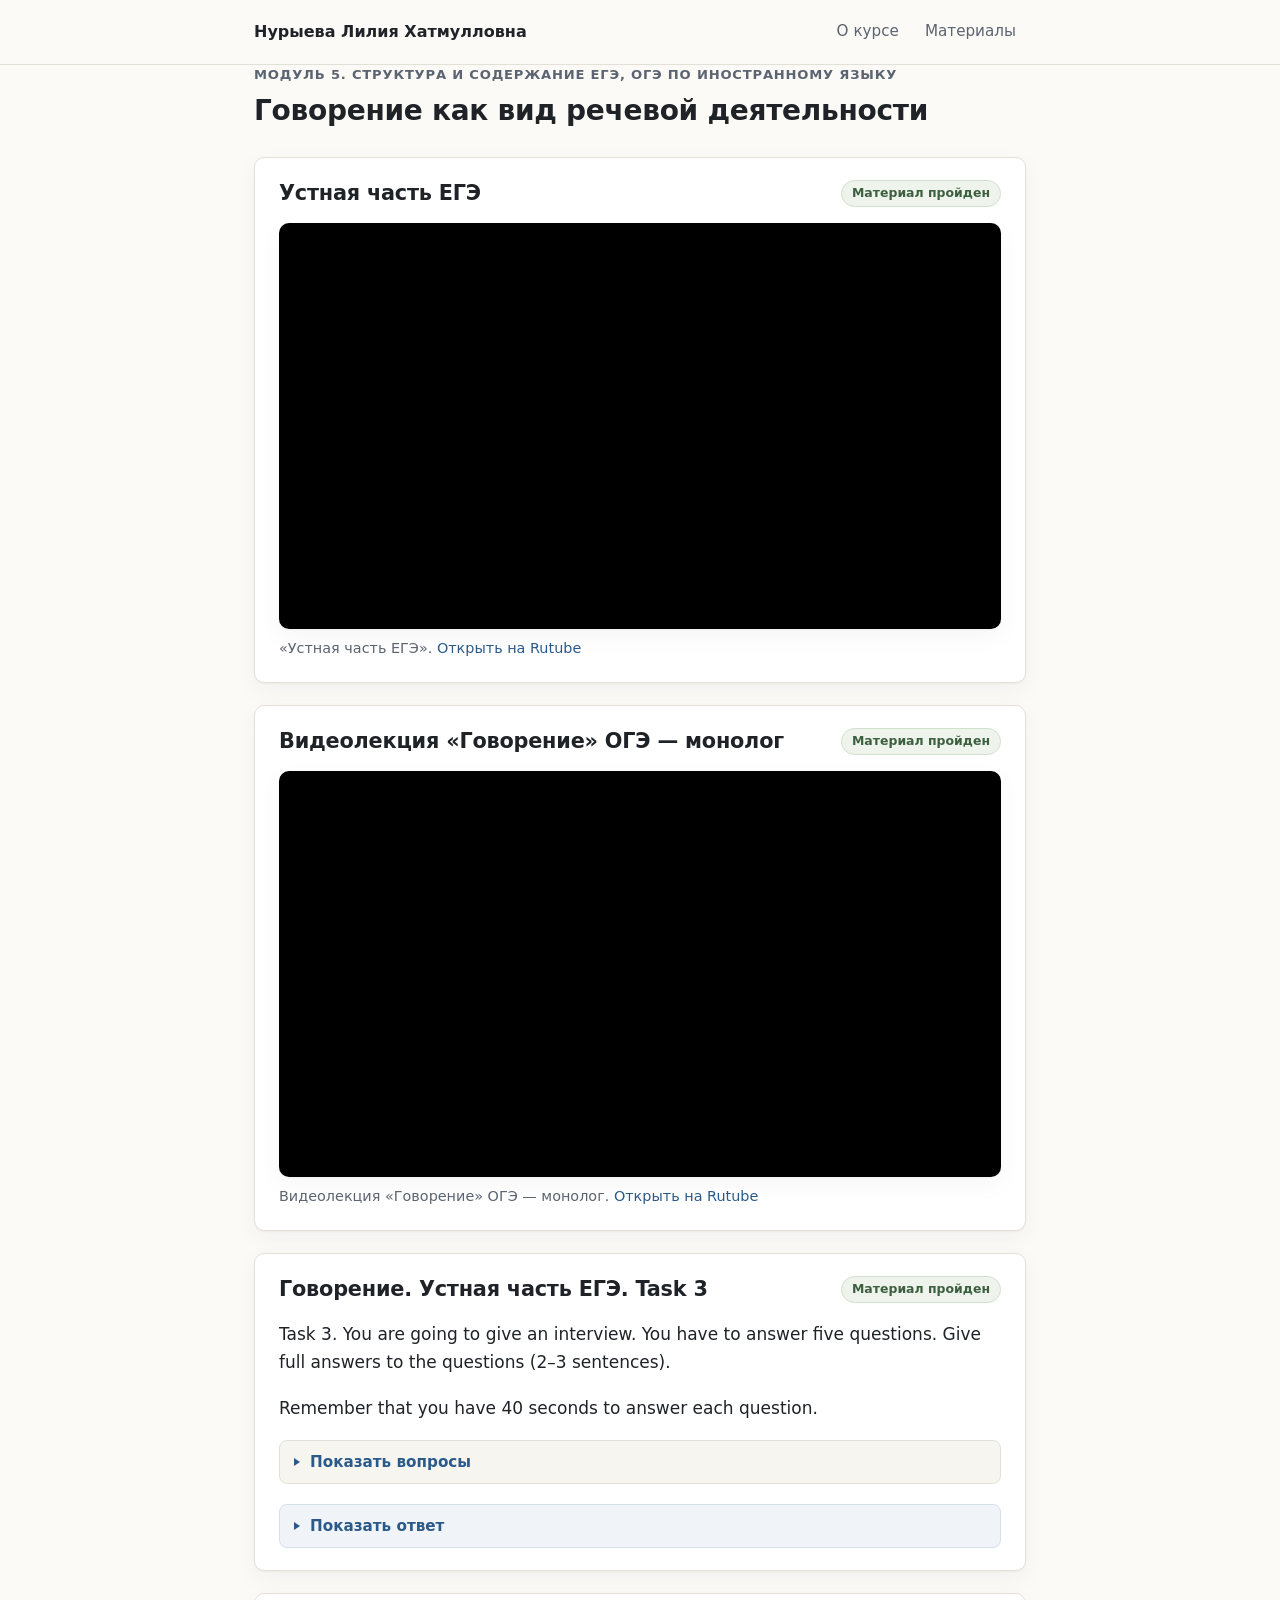
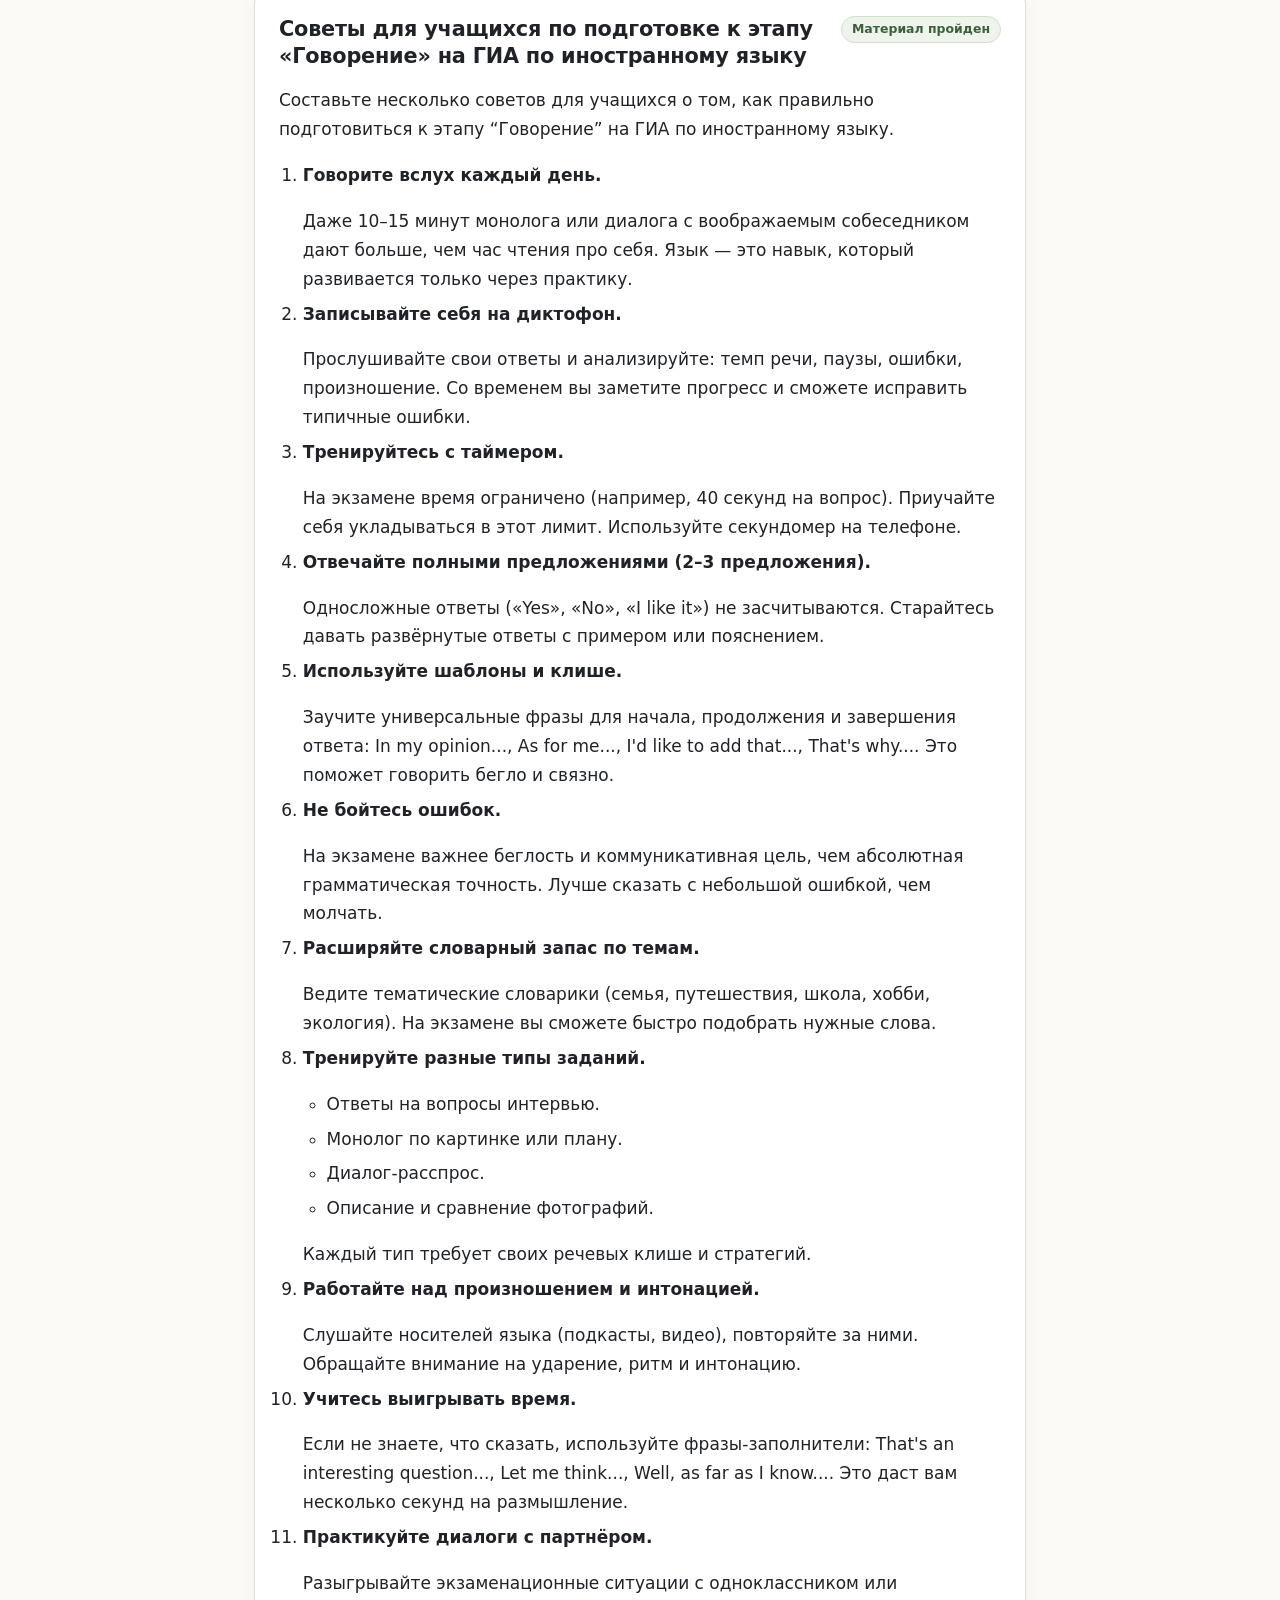
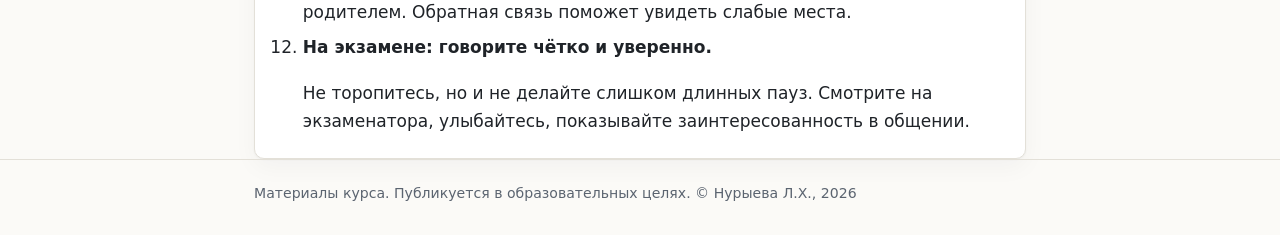
<file: speaking.html>
<!DOCTYPE html>
<html lang="ru">
<head>
  <meta charset="utf-8">
  <meta name="viewport" content="width=device-width, initial-scale=1">
  <title>Говорение — материалы курса</title>
  <meta name="description" content="Говорение: устная часть ЕГЭ, монолог ОГЭ, задание-интервью и советы по подготовке к ГИА.">
  <link rel="stylesheet" href="style.css">
</head>
<body>
  <header class="site-header">
    <div class="container site-header__inner">
      <p class="brand"><a href="index.html">Нурыева Лилия Хатмулловна</a></p>
      <nav class="site-nav" aria-label="Основная навигация">
        <a href="index.html">О курсе</a>
        <a href="index.html#materials">Материалы</a>
      </nav>
    </div>
  </header>

  <main class="container">
    <div class="page-intro">
      <p class="eyebrow">Модуль 5. Структура и содержание ЕГЭ, ОГЭ по иностранному языку</p>
      <h1 class="page-title">Говорение как вид речевой деятельности</h1>
    </div>

    <article class="task">
      <header class="task__header">
        <h2>Устная часть ЕГЭ</h2>
        <span class="badge">Материал пройден</span>
      </header>
      <div class="task__body">
        <div class="video">
          <iframe src="https://rutube.ru/play/embed/caabcec08c3a7616bbfae567326a441b/?autoplay=false" title="Устная часть ЕГЭ" frameborder="0" allow="clipboard-write" allowfullscreen loading="lazy"></iframe>
        </div>
        <p class="video-caption">«Устная часть ЕГЭ». <a href="https://rutube.ru/video/caabcec08c3a7616bbfae567326a441b/" target="_blank" rel="noopener">Открыть на Rutube</a></p>
      </div>
    </article>

    <article class="task">
      <header class="task__header">
        <h2>Видеолекция «Говорение» ОГЭ — монолог</h2>
        <span class="badge">Материал пройден</span>
      </header>
      <div class="task__body">
        <div class="video">
          <iframe src="https://rutube.ru/play/embed/d7d0b7a0e038a3b040898dc13fc15098/?autoplay=false" title="Видеолекция «Говорение» ОГЭ — монолог" frameborder="0" allow="clipboard-write" allowfullscreen loading="lazy"></iframe>
        </div>
        <p class="video-caption">Видеолекция «Говорение» ОГЭ — монолог. <a href="https://rutube.ru/video/d7d0b7a0e038a3b040898dc13fc15098/" target="_blank" rel="noopener">Открыть на Rutube</a></p>
      </div>
    </article>

    <article class="task">
      <header class="task__header">
        <h2>Говорение. Устная часть ЕГЭ. Task 3</h2>
        <span class="badge">Материал пройден</span>
      </header>
      <div class="task__body">
        <p>Task 3. You are going to give an interview. You have to answer five questions. Give full answers to the questions (2–3 sentences).</p>
        <p>Remember that you have 40 seconds to answer each question.</p>

        <details class="spoiler">
          <summary><span class="label-closed">Показать вопросы</span><span class="label-open">Скрыть вопросы</span></summary>
          <div class="spoiler__body">
            <p><strong>Tapescript for Task 3</strong></p>
            <p lang="en"><strong>Interviewer:</strong> Hello everybody! It’s Teenagers Round the World Channel. Our guest today is a teenager from Russia and we are going to discuss summer holidays. We’d like to know our guest’s point of view on this issue. Please answer five questions. So, let’s get started.</p>
            <ol lang="en">
              <li>What part of Russia do you live in? What's the weather like in summer there?</li>
              <li>What else would you like our listeners to know about your region?</li>
              <li>What can you tell us about your family?</li>
              <li>How did you spend your summer holidays when you were a kid?</li>
              <li>How would you like to spend your summer holidays in 10 years?</li>
            </ol>
            <p lang="en"><strong>Interviewer:</strong> Thank you very much for your interview.</p>
          </div>
        </details>

        <details class="answer">
          <summary><span class="label-closed">Показать ответ</span><span class="label-open">Скрыть ответ</span></summary>
          <div class="answer__body">
            <p><strong>Task 3. Interview (Говорение, устная часть ЕГЭ)</strong></p>
            <ol lang="en">
              <li>
                <p><strong>What part of Russia do you live in? What's the weather like in summer there?</strong></p>
                <p>I live in the central part of Russia, in a small town not far from Moscow. In summer the weather is usually warm and sunny, with temperatures around 25 degrees, though sometimes it can be quite hot.</p>
              </li>
              <li>
                <p><strong>What else would you like our listeners to know about your region?</strong></p>
                <p>My region is famous for its beautiful forests and clean rivers. There are also many historical places and old churches that tourists from all over the country visit every year.</p>
              </li>
              <li>
                <p><strong>What can you tell us about your family?</strong></p>
                <p>My family is not very big — it's just my parents, my younger sister and me. We are very close and we always try to spend our free time together, especially at weekends.</p>
              </li>
              <li>
                <p><strong>How did you spend your summer holidays when you were a kid?</strong></p>
                <p>When I was a kid, I usually spent my summer holidays at my grandparents' house in the countryside. I helped them in the garden, swam in the river and played with my friends from morning till night.</p>
              </li>
              <li>
                <p><strong>How would you like to spend your summer holidays in 10 years?</strong></p>
                <p>In 10 years I would like to travel abroad with my family or close friends. I dream of visiting Italy or Spain, seeing famous sights and trying local food.</p>
              </li>
            </ol>
          </div>
        </details>
      </div>
    </article>

    <article class="task">
      <header class="task__header">
        <h2>Советы для учащихся по подготовке к этапу «Говорение» на ГИА по иностранному языку</h2>
        <span class="badge">Материал пройден</span>
      </header>
      <div class="task__body">
        <p>Составьте несколько советов для учащихся о том, как правильно подготовиться к этапу “Говорение” на ГИА по иностранному языку.</p>
        <ol>
          <li>
            <p><strong>Говорите вслух каждый день.</strong></p>
            <p>Даже 10–15 минут монолога или диалога с воображаемым собеседником дают больше, чем час чтения про себя. Язык — это навык, который развивается только через практику.</p>
          </li>
          <li>
            <p><strong>Записывайте себя на диктофон.</strong></p>
            <p>Прослушивайте свои ответы и анализируйте: темп речи, паузы, ошибки, произношение. Со временем вы заметите прогресс и сможете исправить типичные ошибки.</p>
          </li>
          <li>
            <p><strong>Тренируйтесь с таймером.</strong></p>
            <p>На экзамене время ограничено (например, 40 секунд на вопрос). Приучайте себя укладываться в этот лимит. Используйте секундомер на телефоне.</p>
          </li>
          <li>
            <p><strong>Отвечайте полными предложениями (2–3 предложения).</strong></p>
            <p>Односложные ответы («Yes», «No», «I like it») не засчитываются. Старайтесь давать развёрнутые ответы с примером или пояснением.</p>
          </li>
          <li>
            <p><strong>Используйте шаблоны и клише.</strong></p>
            <p>Заучите универсальные фразы для начала, продолжения и завершения ответа: In my opinion..., As for me..., I'd like to add that..., That's why.... Это поможет говорить бегло и связно.</p>
          </li>
          <li>
            <p><strong>Не бойтесь ошибок.</strong></p>
            <p>На экзамене важнее беглость и коммуникативная цель, чем абсолютная грамматическая точность. Лучше сказать с небольшой ошибкой, чем молчать.</p>
          </li>
          <li>
            <p><strong>Расширяйте словарный запас по темам.</strong></p>
            <p>Ведите тематические словарики (семья, путешествия, школа, хобби, экология). На экзамене вы сможете быстро подобрать нужные слова.</p>
          </li>
          <li>
            <p><strong>Тренируйте разные типы заданий.</strong></p>
            <ul>
              <li>Ответы на вопросы интервью.</li>
              <li>Монолог по картинке или плану.</li>
              <li>Диалог-расспрос.</li>
              <li>Описание и сравнение фотографий.</li>
            </ul>
            <p>Каждый тип требует своих речевых клише и стратегий.</p>
          </li>
          <li>
            <p><strong>Работайте над произношением и интонацией.</strong></p>
            <p>Слушайте носителей языка (подкасты, видео), повторяйте за ними. Обращайте внимание на ударение, ритм и интонацию.</p>
          </li>
          <li>
            <p><strong>Учитесь выигрывать время.</strong></p>
            <p>Если не знаете, что сказать, используйте фразы-заполнители: That's an interesting question..., Let me think..., Well, as far as I know.... Это даст вам несколько секунд на размышление.</p>
          </li>
          <li>
            <p><strong>Практикуйте диалоги с партнёром.</strong></p>
            <p>Разыгрывайте экзаменационные ситуации с одноклассником или родителем. Обратная связь поможет увидеть слабые места.</p>
          </li>
          <li>
            <p><strong>На экзамене: говорите чётко и уверенно.</strong></p>
            <p>Не торопитесь, но и не делайте слишком длинных пауз. Смотрите на экзаменатора, улыбайтесь, показывайте заинтересованность в общении.</p>
          </li>
        </ol>
      </div>
    </article>
  </main>

  <footer class="site-footer">
    <div class="container">
      <p>Материалы курса. Публикуется в образовательных целях. © Нурыева Л.Х., 2026</p>
    </div>
  </footer>

  <script src="script.js"></script>
</body>
</html>
</file>
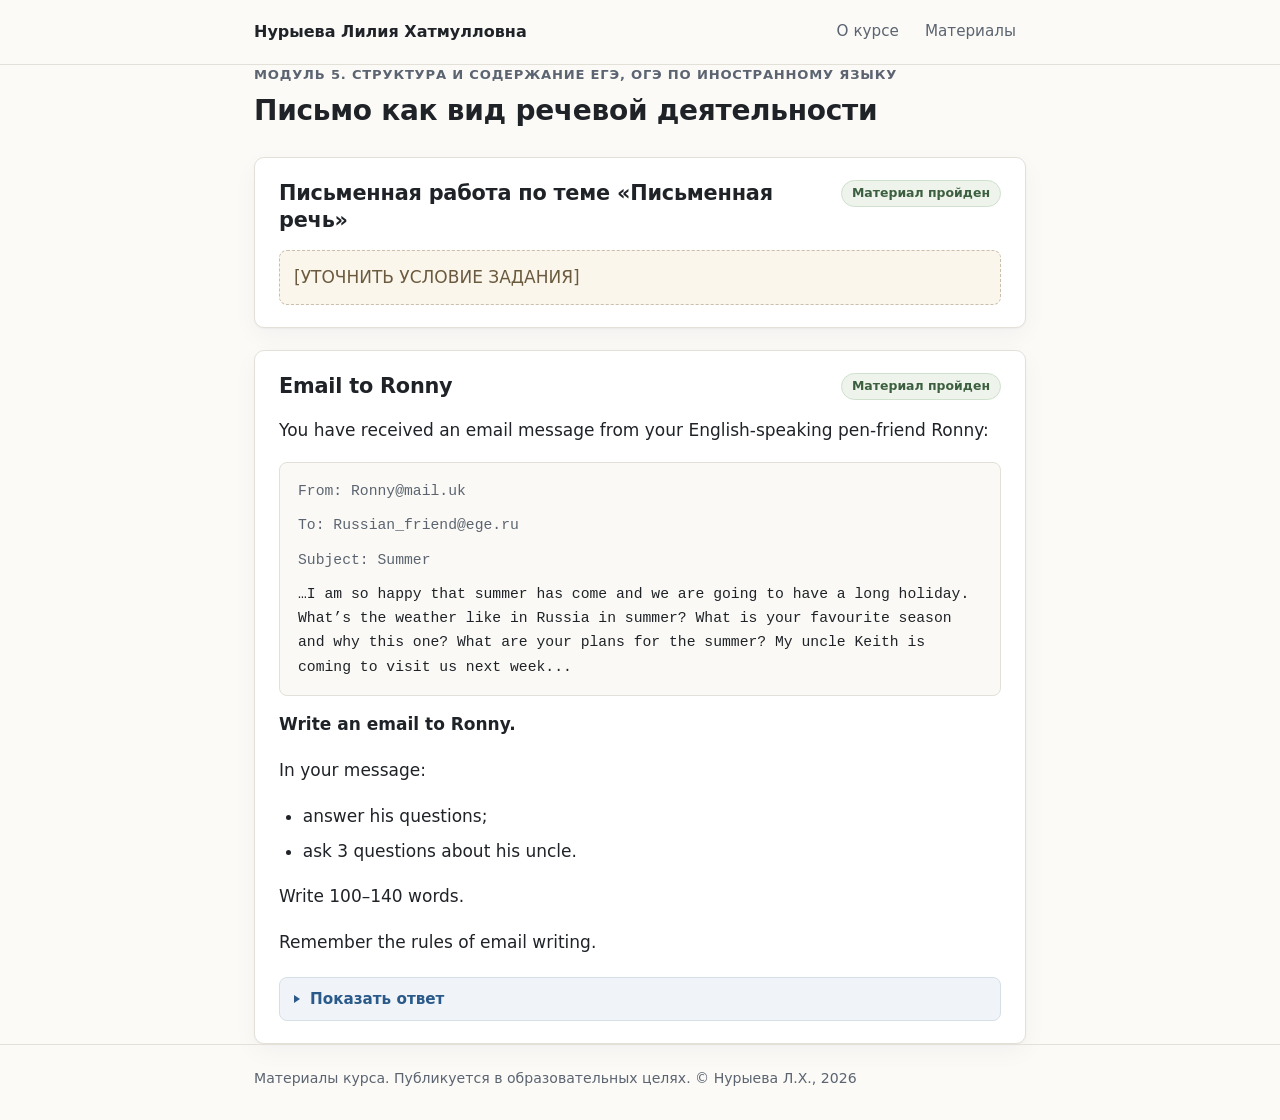
<file: writing.html>
<!DOCTYPE html>
<html lang="ru">
<head>
  <meta charset="utf-8">
  <meta name="viewport" content="width=device-width, initial-scale=1">
  <title>Письмо — материалы курса</title>
  <meta name="description" content="Письмо как вид речевой деятельности: письменная работа по теме и электронное письмо Ronny с ответом.">
  <link rel="stylesheet" href="style.css">
</head>
<body>
  <header class="site-header">
    <div class="container site-header__inner">
      <p class="brand"><a href="index.html">Нурыева Лилия Хатмулловна</a></p>
      <nav class="site-nav" aria-label="Основная навигация">
        <a href="index.html">О курсе</a>
        <a href="index.html#materials">Материалы</a>
      </nav>
    </div>
  </header>

  <main class="container">
    <div class="page-intro">
      <p class="eyebrow">Модуль 5. Структура и содержание ЕГЭ, ОГЭ по иностранному языку</p>
      <h1 class="page-title">Письмо как вид речевой деятельности</h1>
    </div>

    <article class="task">
      <header class="task__header">
        <h2>Письменная работа по теме «Письменная речь»</h2>
        <span class="badge">Материал пройден</span>
      </header>
      <div class="task__body">
        <p class="placeholder-block">[УТОЧНИТЬ УСЛОВИЕ ЗАДАНИЯ]</p>
      </div>
    </article>

    <article class="task">
      <header class="task__header">
        <h2>Email to Ronny</h2>
        <span class="badge">Материал пройден</span>
      </header>
      <div class="task__body">
        <p>You have received an email message from your English-speaking pen-friend Ronny:</p>

        <div class="email" lang="en">
          <p class="email__meta">From: Ronny@mail.uk</p>
          <p class="email__meta">To: Russian_friend@ege.ru</p>
          <p class="email__meta">Subject: Summer</p>
          <p>…I am so happy that summer has come and we are going to have a long holiday. What’s the weather like in Russia in summer? What is your favourite season and why this one? What are your plans for the summer? My uncle Keith is coming to visit us next week...</p>
        </div>

        <p><strong>Write an email to Ronny.</strong></p>
        <p>In your message:</p>
        <ul>
          <li>answer his questions;</li>
          <li>ask 3 questions about his uncle.</li>
        </ul>
        <p>Write 100–140 words.</p>
        <p>Remember the rules of email writing.</p>

        <details class="answer">
          <summary><span class="label-closed">Показать ответ</span><span class="label-open">Скрыть ответ</span></summary>
          <div class="answer__body">
            <div class="email" lang="en">
              <p class="email__meta">From: Russian_friend@ege.ru</p>
              <p class="email__meta">To: Ronny@mail.uk</p>
              <p class="email__meta">Subject: Re: Summer</p>
              <p>Hi Ronny,</p>
              <p>Thanks for your email! I'm glad to hear from you. Summer is my favourite season too!</p>
              <p>You asked me about the weather in Russia. In summer it's usually warm and sunny, with temperatures around 25–30 degrees. Sometimes it rains, but the rain is warm and short.</p>
              <p>My favourite season is summer because I have a lot of free time. I can swim, ride a bike and spend time with my friends outdoors.</p>
              <p>This summer I'm going to visit my grandparents in the countryside and then go to the seaside with my family.</p>
              <p>By the way, you mentioned your uncle Keith. How long is he going to stay with you? What does he do? Why is he coming to visit you?</p>
              <p>Write back soon!</p>
              <p>Alex</p>
            </div>
          </div>
        </details>
      </div>
    </article>
  </main>

  <footer class="site-footer">
    <div class="container">
      <p>Материалы курса. Публикуется в образовательных целях. © Нурыева Л.Х., 2026</p>
    </div>
  </footer>

  <script src="script.js"></script>
</body>
</html>
</file>
<file: style.css>
/* ==========================================================================
   1. Переменные и базовые настройки
   ========================================================================== */
:root {
  --bg: #fbfaf7;
  --surface: #ffffff;
  --text: #1f2328;
  --muted: #5b6470;
  --accent: #2a5a8a;
  --accent-2: #8a4a2a;
  --border: #e3e0d8;
  --radius: 10px;
  --shadow: 0 1px 2px rgba(31, 35, 40, 0.04), 0 8px 24px rgba(31, 35, 40, 0.04);
}

* {
  box-sizing: border-box;
}

html {
  scroll-behavior: smooth;
}

body {
  margin: 0;
  background: var(--bg);
  color: var(--text);
  font-family: system-ui, -apple-system, "Segoe UI", Roboto, "Helvetica Neue", Arial, sans-serif;
  font-size: 17px;
  line-height: 1.7;
  overflow-wrap: break-word;
  -webkit-text-size-adjust: 100%;
}

/* ==========================================================================
   2. Типографика
   ========================================================================== */
h1,
h2,
h3,
h4 {
  margin: 0 0 0.6em;
  font-weight: 600;
  line-height: 1.3;
  letter-spacing: -0.01em;
}

h1 {
  font-size: 1.75rem;
}

h2 {
  font-size: 1.3rem;
}

h3 {
  font-size: 1.1rem;
}

h4 {
  font-size: 1rem;
}

p {
  margin: 0 0 1em;
}

p:last-child {
  margin-bottom: 0;
}

ul,
ol {
  margin: 0 0 1em;
  padding-left: 1.4em;
}

li {
  margin-bottom: 0.35em;
}

li:last-child {
  margin-bottom: 0;
}

address {
  font-style: normal;
}

a {
  color: var(--accent);
  text-decoration: none;
}

a:hover,
a:focus {
  text-decoration: underline;
}

:focus-visible {
  outline: 2px solid var(--accent);
  outline-offset: 3px;
  border-radius: 4px;
}

strong {
  font-weight: 600;
}

/* ==========================================================================
   3. Сетка и контейнер
   ========================================================================== */
.container {
  width: 100%;
  max-width: 820px;
  margin: 0 auto;
  padding: 0 24px;
}

main {
  display: block;
  padding: 36px 0 56px;
}

.section {
  margin-bottom: 36px;
}

.section:last-child {
  margin-bottom: 0;
}

#materials {
  scroll-margin-top: 88px;
}

/* ==========================================================================
   4. Шапка сайта
   ========================================================================== */
.site-header {
  position: sticky;
  top: 0;
  z-index: 20;
  background: rgba(251, 250, 247, 0.96);
  border-bottom: 1px solid var(--border);
}

.site-header__inner {
  display: flex;
  flex-wrap: wrap;
  align-items: center;
  gap: 4px 20px;
  padding-top: 10px;
  padding-bottom: 10px;
}

.brand {
  margin: 0;
  font-size: 1rem;
  font-weight: 600;
  line-height: 1.4;
}

.brand a {
  display: inline-block;
  padding: 4px 0;
  color: var(--text);
}

.brand a:hover,
.brand a:focus {
  color: var(--accent);
  text-decoration: none;
}

.site-nav {
  display: flex;
  flex-wrap: wrap;
  gap: 4px 6px;
  margin-left: auto;
}

.site-nav a {
  display: inline-flex;
  align-items: center;
  min-height: 44px;
  padding: 0 10px;
  border-radius: 8px;
  color: var(--muted);
  font-size: 0.95rem;
  line-height: 1.3;
}

.site-nav a:hover,
.site-nav a:focus-visible {
  background: #f1eee7;
  color: var(--accent);
  text-decoration: none;
}

.site-nav a.is-active {
  background: #edf2f7;
  color: var(--accent);
  font-weight: 600;
}

/* ==========================================================================
   5. Заголовки страниц
   ========================================================================== */
.page-intro {
  margin-bottom: 28px;
}

.eyebrow {
  margin: 0 0 8px;
  color: var(--muted);
  font-size: 0.82rem;
  font-weight: 600;
  line-height: 1.5;
  letter-spacing: 0.06em;
  text-transform: uppercase;
}

.page-title {
  margin-bottom: 0;
}

.lead {
  font-size: 1.05rem;
}

/* ==========================================================================
   6. Карточки: общие, задания, модули
   ========================================================================== */
.card,
.task,
.module-card {
  background: var(--surface);
  border: 1px solid var(--border);
  border-radius: var(--radius);
  box-shadow: var(--shadow);
}

.card {
  padding: 24px;
}

.task {
  padding: 22px 24px;
  margin-bottom: 22px;
}

.task:last-child {
  margin-bottom: 0;
}

.task__header {
  display: flex;
  flex-wrap: wrap;
  align-items: flex-start;
  justify-content: space-between;
  gap: 8px 16px;
  margin-bottom: 16px;
}

.task__header h2 {
  flex: 1 1 320px;
  margin: 0;
}

.task__body > :last-child {
  margin-bottom: 0;
}

.modules {
  display: grid;
  gap: 22px;
}

.module-card {
  padding: 22px 24px;
}

.module-card__title {
  margin: 0 0 6px;
  font-size: 1.05rem;
  line-height: 1.45;
}

.module-card__list {
  margin: 0;
  padding: 0;
  list-style: none;
}

.module-card__list li {
  margin: 0;
}

.module-card__list li + li {
  border-top: 1px dashed var(--border);
}

.module-card__link {
  display: block;
  min-height: 44px;
  padding: 10px 8px;
  border-radius: 8px;
}

.module-card__link:hover,
.module-card__link:focus-visible {
  background: #f4f1ea;
  text-decoration: none;
}

.module-card__link-title {
  display: block;
  color: var(--accent);
  font-weight: 600;
}

.module-card__link-desc {
  display: block;
  color: var(--muted);
  font-size: 0.9rem;
  line-height: 1.5;
}

.course-title {
  margin-bottom: 0.8em;
  color: var(--accent);
  font-size: 1.08rem;
  font-weight: 600;
  line-height: 1.5;
}

.note {
  margin-top: 20px;
  padding-top: 14px;
  border-top: 1px solid var(--border);
  color: var(--muted);
  font-size: 0.88rem;
  line-height: 1.6;
}

/* ==========================================================================
   7. Бейдж «Материал пройден»
   ========================================================================== */
.badge {
  display: inline-block;
  flex-shrink: 0;
  padding: 3px 10px;
  border: 1px solid #cfe0cd;
  border-radius: 999px;
  background: #eef4ec;
  color: #3c5f3f;
  font-size: 0.78rem;
  font-weight: 600;
  line-height: 1.5;
  white-space: nowrap;
}

/* ==========================================================================
   8. Спойлеры и ответы (details / summary)
   ========================================================================== */
details {
  margin: 14px 0 0;
}

summary {
  display: flex;
  align-items: center;
  gap: 10px;
  min-height: 44px;
  padding: 8px 14px;
  border: 1px solid var(--border);
  border-radius: 8px;
  background: #f7f5f0;
  color: var(--accent);
  font-size: 0.95rem;
  font-weight: 600;
  line-height: 1.4;
  list-style: none;
  cursor: pointer;
}

summary::-webkit-details-marker {
  display: none;
}

summary::before {
  content: "";
  flex: 0 0 auto;
  width: 0;
  height: 0;
  border-top: 4px solid transparent;
  border-bottom: 4px solid transparent;
  border-left: 6px solid currentColor;
  transition: transform 0.15s ease;
}

details[open] > summary::before {
  transform: rotate(90deg);
}

summary:hover {
  background: #efebe3;
}

summary:focus-visible {
  outline: 2px solid var(--accent);
  outline-offset: 3px;
}

details[open] > summary {
  margin-bottom: 14px;
}

.label-open {
  display: none;
}

details[open] > summary .label-open {
  display: inline;
}

details[open] > summary .label-closed {
  display: none;
}

.answer {
  margin-top: 20px;
}

.answer > summary {
  border-color: #d5dfe8;
  background: #f0f4f8;
}

.answer > summary:hover {
  background: #e7eef5;
}

.answer__body {
  padding: 14px 18px;
  border: 1px solid var(--border);
  border-left: 3px solid var(--accent);
  border-radius: 8px;
  background: #fcfcfa;
}

.answer__body > :last-child {
  margin-bottom: 0;
}

.spoiler__body {
  padding: 4px 2px 0;
}

.spoiler__body > :last-child {
  margin-bottom: 0;
}

/* ==========================================================================
   9. Таблицы
   ========================================================================== */
.table-wrap {
  margin: 16px 0;
  overflow-x: auto;
  -webkit-overflow-scrolling: touch;
  border: 1px solid var(--border);
  border-radius: 8px;
  background: var(--surface);
}

table {
  width: 100%;
  border-collapse: collapse;
  font-size: 0.95rem;
  line-height: 1.55;
}

caption {
  padding: 12px 14px 8px;
  caption-side: top;
  color: var(--muted);
  font-size: 0.9rem;
  text-align: left;
}

th,
td {
  padding: 10px 14px;
  border-bottom: 1px solid var(--border);
  text-align: left;
  vertical-align: top;
}

th {
  background: #f3f0ea;
  font-weight: 600;
}

tr:last-child td {
  border-bottom: 0;
}

.table--compact th,
.table--compact td {
  padding: 8px 10px;
  text-align: center;
  white-space: nowrap;
}

.table--compact th:first-child,
.table--compact td:first-child {
  text-align: left;
}

/* ==========================================================================
   10. Видео
   ========================================================================== */
.video {
  width: 100%;
  aspect-ratio: 16 / 9;
  overflow: hidden;
  border-radius: var(--radius);
  background: #000;
  box-shadow: var(--shadow);
}

.video iframe {
  display: block;
  width: 100%;
  height: 100%;
  border: 0;
}

.video-caption {
  margin: 8px 0 0;
  color: var(--muted);
  font-size: 0.9rem;
  line-height: 1.6;
}

.video-caption a {
  white-space: nowrap;
}

/* ==========================================================================
   11. Письмо
   ========================================================================== */
.email {
  margin: 14px 0;
  padding: 16px 18px;
  border: 1px solid var(--border);
  border-radius: 8px;
  background: #faf9f5;
  font-family: ui-monospace, SFMono-Regular, Consolas, "Liberation Mono", "Courier New", monospace;
  font-size: 0.92rem;
  line-height: 1.65;
  overflow-wrap: anywhere;
}

.email p {
  margin: 0 0 10px;
}

.email p:last-child {
  margin-bottom: 0;
}

.email__meta {
  color: var(--muted);
}

/* ==========================================================================
   12. Пропуски, слова-подсказки, плейсхолдеры, задание
   ========================================================================== */
.gap {
  color: var(--accent);
  font-weight: 600;
  letter-spacing: 0.08em;
  white-space: nowrap;
}

.cue {
  color: var(--accent-2);
  font-weight: 600;
  letter-spacing: 0.04em;
  white-space: nowrap;
}

.placeholder {
  display: inline-block;
  padding: 2px 8px;
  border: 1px dashed #c9bfae;
  border-radius: 6px;
  background: #f6f1e6;
  color: #6b5a3e;
  font-size: 0.92em;
}

.placeholder-block {
  display: block;
  margin: 8px 0 0;
  padding: 12px 14px;
  border: 1px dashed #c9bfae;
  border-radius: 8px;
  background: #faf6ec;
  color: #6b5a3e;
}

.assignment {
  margin: 18px 0;
  padding: 14px 18px;
  border: 1px solid var(--border);
  border-left: 3px solid var(--accent-2);
  border-radius: 8px;
  background: #faf7f0;
}

.assignment__label {
  margin: 0 0 4px;
  color: var(--accent-2);
  font-size: 0.78rem;
  font-weight: 600;
  letter-spacing: 0.06em;
  text-transform: uppercase;
}

.assignment > :last-child {
  margin-bottom: 0;
}

/* ==========================================================================
   13. Подвал
   ========================================================================== */
.site-footer {
  padding: 22px 0 30px;
  border-top: 1px solid var(--border);
  color: var(--muted);
  font-size: 0.88rem;
  line-height: 1.6;
}

.site-footer p {
  margin: 0;
}

/* ==========================================================================
   14. Мобильная адаптация
   ========================================================================== */
@media (max-width: 640px) {
  .container {
    padding: 0 16px;
  }

  main {
    padding: 26px 0 44px;
  }

  h1,
  .page-title {
    font-size: 1.45rem;
  }

  h2 {
    font-size: 1.2rem;
  }

  .card,
  .task,
  .module-card {
    padding: 18px 16px;
  }

  .site-header__inner {
    gap: 2px 12px;
    padding-top: 8px;
    padding-bottom: 8px;
  }

  .brand {
    font-size: 0.95rem;
  }

  .site-nav {
    width: 100%;
    margin-left: 0;
  }

  .site-nav a {
    padding: 0 8px;
  }

  .task__header {
    gap: 6px;
  }

  .task__header h2 {
    flex-basis: 100%;
  }

  .video-caption {
    font-size: 0.85rem;
  }

  .email {
    padding: 14px;
    font-size: 0.85rem;
  }

  .answer__body {
    padding: 12px 14px;
  }

  .lead {
    font-size: 1rem;
  }
}
</file>
